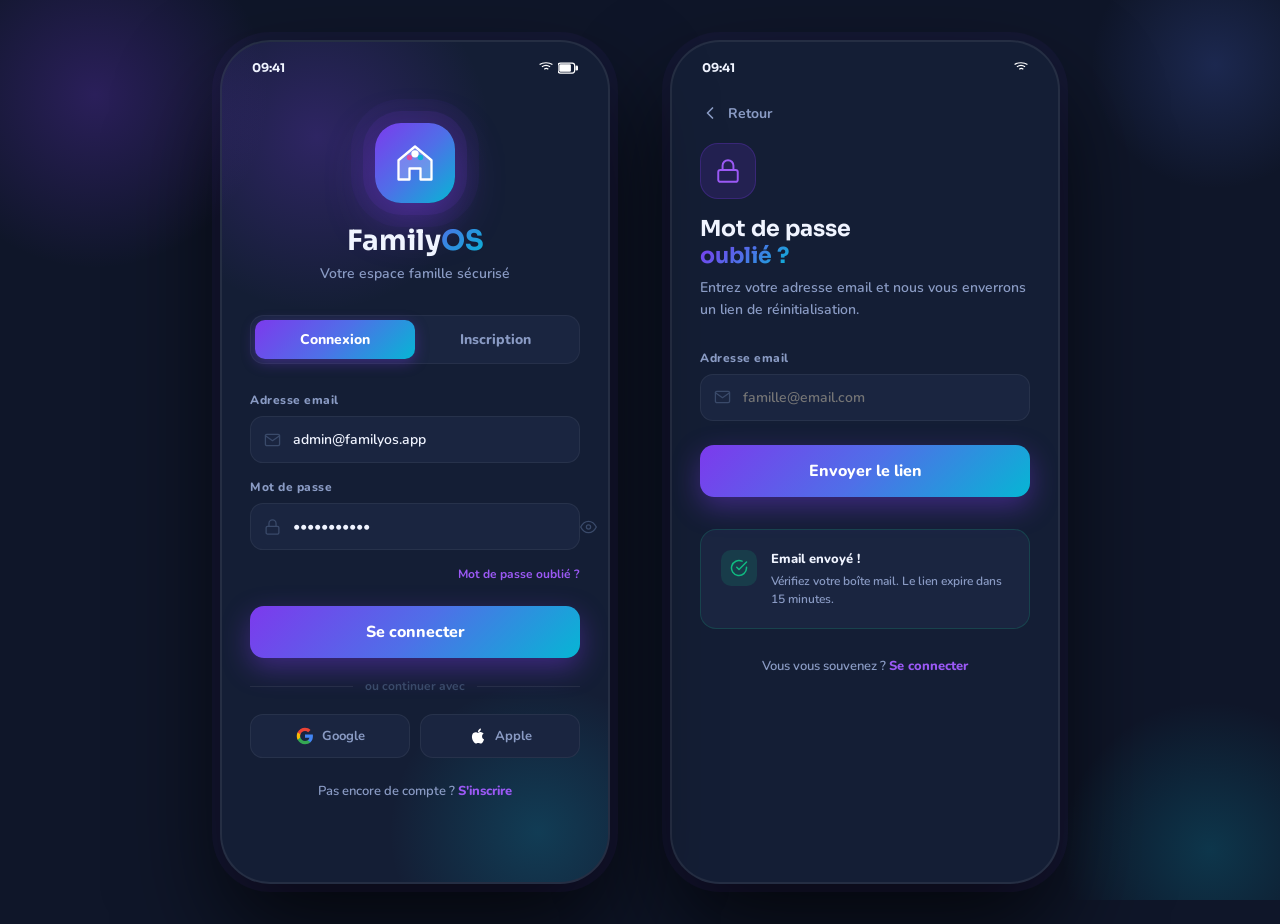
<file: design/familyos-auth.html>
<!DOCTYPE html>
<html lang="fr">
<head>
<meta charset="UTF-8">
<meta name="viewport" content="width=device-width, initial-scale=1.0">
<title>FamilyOS – Connexion</title>
<link href="https://fonts.googleapis.com/css2?family=Nunito:wght@400;600;700;800;900&family=Sora:wght@400;500;600;700&display=swap" rel="stylesheet">
<style>
:root {
  --purple:#7C3AED; --purple-light:#9B59F5; --blue:#4F6FE8; --cyan:#06B6D4;
  --pink:#EC4899; --bg:#0F1629; --bg2:#141E35; --surface:#1A2540; --surface2:#202D4A;
  --text:#F0F4FF; --text-muted:#8A9BC4; --text-dim:#3A4A6A;
  --grad-main:linear-gradient(135deg,#7C3AED 0%,#4F6FE8 50%,#06B6D4 100%);
  --grad-cyan:linear-gradient(135deg,#4F6FE8 0%,#06B6D4 100%);
}
*{margin:0;padding:0;box-sizing:border-box;}
body{font-family:'Nunito',sans-serif;background:var(--bg);color:var(--text);min-height:100vh;display:flex;align-items:center;justify-content:center;padding:40px 20px;gap:60px;flex-wrap:wrap;}

.phone{width:390px;min-height:844px;background:var(--bg2);border-radius:50px;border:2px solid rgba(255,255,255,0.07);box-shadow:0 0 0 8px rgba(124,58,237,0.05),0 50px 100px rgba(0,0,0,0.7);overflow:hidden;display:flex;flex-direction:column;position:relative;}

/* Mesh background */
.auth-bg{position:absolute;inset:0;overflow:hidden;pointer-events:none;}
.auth-bg::before{content:'';position:absolute;top:-80px;left:-80px;width:350px;height:350px;border-radius:50%;background:radial-gradient(circle,rgba(124,58,237,0.25) 0%,transparent 70%);}
.auth-bg::after{content:'';position:absolute;bottom:-100px;right:-80px;width:300px;height:300px;border-radius:50%;background:radial-gradient(circle,rgba(6,182,212,0.2) 0%,transparent 70%);}

.status-bar{display:flex;align-items:center;justify-content:space-between;padding:18px 30px 8px;font-size:12px;font-weight:700;font-family:'Sora',sans-serif;position:relative;z-index:1;}
.status-icons{display:flex;gap:5px;align-items:center;}

.auth-content{flex:1;display:flex;flex-direction:column;padding:20px 28px 40px;position:relative;z-index:1;}

/* Hero logo area */
.auth-hero{display:flex;flex-direction:column;align-items:center;padding:20px 0 32px;}
.hero-icon{width:80px;height:80px;border-radius:26px;background:var(--grad-main);display:flex;align-items:center;justify-content:center;box-shadow:0 16px 48px rgba(124,58,237,0.45),0 0 0 12px rgba(124,58,237,0.1),0 0 0 24px rgba(124,58,237,0.05);margin-bottom:20px;animation:float 3s ease-in-out infinite;}
@keyframes float{0%,100%{transform:translateY(0);}50%{transform:translateY(-6px);}}
.hero-icon svg{width:44px;height:44px;}
.hero-title{font-family:'Sora',sans-serif;font-size:28px;font-weight:700;text-align:center;margin-bottom:6px;}
.hero-title span{background:var(--grad-cyan);-webkit-background-clip:text;-webkit-text-fill-color:transparent;background-clip:text;}
.hero-sub{font-size:14px;color:var(--text-muted);font-weight:600;text-align:center;}

/* Tabs */
.auth-tabs{display:flex;background:var(--surface);border-radius:14px;padding:4px;margin-bottom:28px;border:1px solid rgba(255,255,255,0.05);}
.auth-tab{flex:1;text-align:center;padding:10px;border-radius:10px;font-size:14px;font-weight:800;color:var(--text-muted);cursor:pointer;transition:all 0.2s;}
.auth-tab.active{background:var(--grad-main);color:white;box-shadow:0 4px 14px rgba(124,58,237,0.35);}

/* Form */
.form-group{margin-bottom:16px;}
.form-label{font-size:12px;font-weight:800;color:var(--text-muted);letter-spacing:0.5px;margin-bottom:8px;display:block;}
.form-input-wrap{position:relative;}
.form-input-wrap svg{position:absolute;left:14px;top:50%;transform:translateY(-50%);width:17px;height:17px;stroke:var(--text-dim);fill:none;stroke-width:1.8;stroke-linecap:round;stroke-linejoin:round;}
.form-input{width:100%;background:var(--surface);border:1.5px solid rgba(255,255,255,0.06);border-radius:13px;padding:13px 14px 13px 42px;color:var(--text);font-family:'Nunito',sans-serif;font-size:14px;font-weight:600;outline:none;transition:border-color 0.2s;}
.form-input:focus{border-color:var(--purple);}
.form-input::placeholder{color:var(--text-dim);}
.eye-btn{position:absolute;right:14px;top:50%;transform:translateY(-50%);cursor:pointer;}
.eye-btn svg{width:17px;height:17px;stroke:var(--text-dim);fill:none;stroke-width:1.8;stroke-linecap:round;stroke-linejoin:round;}

.forgot{text-align:right;margin-bottom:24px;font-size:12px;font-weight:700;color:var(--purple-light);cursor:pointer;}

.btn-main{width:100%;background:var(--grad-main);color:white;border:none;border-radius:14px;font-family:'Nunito',sans-serif;font-weight:800;font-size:16px;padding:15px;cursor:pointer;box-shadow:0 10px 28px rgba(124,58,237,0.4);transition:transform 0.2s;margin-bottom:20px;}
.btn-main:hover{transform:translateY(-2px);}

.divider{display:flex;align-items:center;gap:12px;margin-bottom:20px;}
.divider-line{flex:1;height:1px;background:rgba(255,255,255,0.07);}
.divider span{font-size:12px;color:var(--text-dim);font-weight:700;}

.social-row{display:grid;grid-template-columns:1fr 1fr;gap:10px;margin-bottom:24px;}
.social-btn{display:flex;align-items:center;justify-content:center;gap:8px;background:var(--surface);border:1px solid rgba(255,255,255,0.06);border-radius:13px;padding:12px;cursor:pointer;font-size:13px;font-weight:700;color:var(--text-muted);transition:all 0.2s;}
.social-btn:hover{background:var(--surface2);color:var(--text);}
.social-btn svg{width:18px;height:18px;}

.auth-footer{text-align:center;font-size:13px;color:var(--text-muted);font-weight:600;}
.auth-footer a{color:var(--purple-light);font-weight:800;text-decoration:none;}

/* Forgot password screen */
.phone2{width:390px;min-height:844px;background:var(--bg2);border-radius:50px;border:2px solid rgba(255,255,255,0.07);box-shadow:0 0 0 8px rgba(124,58,237,0.05),0 50px 100px rgba(0,0,0,0.7);overflow:hidden;display:flex;flex-direction:column;}
.back-btn{display:flex;align-items:center;gap:8px;color:var(--text-muted);font-size:14px;font-weight:700;cursor:pointer;padding:20px 28px 0;}
.back-btn svg{width:20px;height:20px;stroke:var(--text-muted);fill:none;stroke-width:2;stroke-linecap:round;stroke-linejoin:round;}
.page-header{padding:20px 28px 28px;}
.page-header-icon{width:56px;height:56px;border-radius:18px;background:rgba(124,58,237,0.15);border:1px solid rgba(124,58,237,0.25);display:flex;align-items:center;justify-content:center;margin-bottom:16px;}
.page-header-icon svg{width:26px;height:26px;stroke:var(--purple-light);fill:none;stroke-width:1.8;stroke-linecap:round;stroke-linejoin:round;}
.page-h1{font-family:'Sora',sans-serif;font-size:22px;font-weight:700;margin-bottom:8px;}
.page-h1 span{background:var(--grad-main);-webkit-background-clip:text;-webkit-text-fill-color:transparent;background-clip:text;}
.page-desc{font-size:14px;color:var(--text-muted);font-weight:600;line-height:1.6;}
.reset-content{flex:1;padding:0 28px 40px;}

/* Success state */
.success-state{display:flex;flex-direction:column;align-items:center;text-align:center;padding:40px 0;}
.success-icon{width:72px;height:72px;border-radius:24px;background:rgba(16,185,129,0.15);border:1px solid rgba(16,185,129,0.3);display:flex;align-items:center;justify-content:center;margin-bottom:20px;animation:pulse-green 2s ease-in-out infinite;}
@keyframes pulse-green{0%,100%{box-shadow:0 0 0 0 rgba(16,185,129,0.3);}50%{box-shadow:0 0 0 12px rgba(16,185,129,0);}}
.success-icon svg{width:34px;height:34px;stroke:#10B981;fill:none;stroke-width:2;stroke-linecap:round;stroke-linejoin:round;}
.success-title{font-family:'Sora',sans-serif;font-size:20px;font-weight:700;margin-bottom:10px;}
.success-desc{font-size:13px;color:var(--text-muted);font-weight:600;line-height:1.6;margin-bottom:32px;}
</style>
</head>
<body>

<!-- ─── CONNEXION ─── -->
<div class="phone">
  <div class="auth-bg"></div>
  <div class="status-bar">
    <span>09:41</span>
    <div class="status-icons">
      <svg width="14" height="14" viewBox="0 0 24 24" fill="none" stroke="white" stroke-width="2"><path d="M1 6c5.5-4 16.5-4 22 0M5 10c3.9-2.67 10.1-2.67 14 0M9 14c1.9-1.33 5.1-1.33 7 0"/></svg>
      <svg width="20" height="12" viewBox="0 0 24 14" fill="none"><rect x="0" y="1" width="20" height="12" rx="3" stroke="white" stroke-width="1.5"/><rect x="21" y="4" width="3" height="6" rx="1.5" fill="white"/><rect x="1.5" y="2.5" width="14" height="9" rx="1.5" fill="white"/></svg>
    </div>
  </div>

  <div class="auth-content">
    <div class="auth-hero">
      <div class="hero-icon">
        <svg viewBox="0 0 48 48" fill="none" xmlns="http://www.w3.org/2000/svg">
          <path d="M6 21L24 6L42 21V42H30V30H18V42H6V21Z" fill="rgba(255,255,255,0.2)" stroke="white" stroke-width="2.5" stroke-linejoin="round"/>
          <circle cx="18" cy="18" r="3" fill="rgba(236,72,153,0.9)"/>
          <circle cx="24" cy="14" r="4" fill="white"/>
          <circle cx="30" cy="18" r="3" fill="rgba(6,182,212,0.9)"/>
        </svg>
      </div>
      <div class="hero-title">Family<span>OS</span></div>
      <div class="hero-sub">Votre espace famille sécurisé</div>
    </div>

    <div class="auth-tabs">
      <div class="auth-tab active">Connexion</div>
      <div class="auth-tab">Inscription</div>
    </div>

    <div class="form-group">
      <label class="form-label">Adresse email</label>
      <div class="form-input-wrap">
        <svg viewBox="0 0 24 24"><path d="M4 4h16c1.1 0 2 .9 2 2v12c0 1.1-.9 2-2 2H4c-1.1 0-2-.9-2-2V6c0-1.1.9-2 2-2z"/><polyline points="22,6 12,13 2,6"/></svg>
        <input class="form-input" type="email" placeholder="famille@email.com" value="admin@familyos.app">
      </div>
    </div>

    <div class="form-group">
      <label class="form-label">Mot de passe</label>
      <div class="form-input-wrap">
        <svg viewBox="0 0 24 24"><rect x="3" y="11" width="18" height="11" rx="2"/><path d="M7 11V7a5 5 0 0 1 10 0v4"/></svg>
        <input class="form-input" type="password" placeholder="••••••••" value="password123">
        <div class="eye-btn">
          <svg viewBox="0 0 24 24"><path d="M1 12s4-8 11-8 11 8 11 8-4 8-11 8-11-8-11-8z"/><circle cx="12" cy="12" r="3"/></svg>
        </div>
      </div>
    </div>

    <div class="forgot">Mot de passe oublié ?</div>

    <button class="btn-main">Se connecter</button>

    <div class="divider">
      <div class="divider-line"></div>
      <span>ou continuer avec</span>
      <div class="divider-line"></div>
    </div>

    <div class="social-row">
      <div class="social-btn">
        <svg viewBox="0 0 24 24" width="18" height="18"><path d="M22.56 12.25c0-.78-.07-1.53-.2-2.25H12v4.26h5.92c-.26 1.37-1.04 2.53-2.21 3.31v2.77h3.57c2.08-1.92 3.28-4.74 3.28-8.09z" fill="#4285F4"/><path d="M12 23c2.97 0 5.46-.98 7.28-2.66l-3.57-2.77c-.98.66-2.23 1.06-3.71 1.06-2.86 0-5.29-1.93-6.16-4.53H2.18v2.84C3.99 20.53 7.7 23 12 23z" fill="#34A853"/><path d="M5.84 14.09c-.22-.66-.35-1.36-.35-2.09s.13-1.43.35-2.09V7.07H2.18C1.43 8.55 1 10.22 1 12s.43 3.45 1.18 4.93l2.85-2.22.81-.62z" fill="#FBBC05"/><path d="M12 5.38c1.62 0 3.06.56 4.21 1.64l3.15-3.15C17.45 2.09 14.97 1 12 1 7.7 1 3.99 3.47 2.18 7.07l3.66 2.84c.87-2.6 3.3-4.53 6.16-4.53z" fill="#EA4335"/></svg>
        Google
      </div>
      <div class="social-btn">
        <svg viewBox="0 0 24 24" width="18" height="18" fill="white"><path d="M18.71 19.5c-.83 1.24-1.71 2.45-3.05 2.47-1.34.03-1.77-.79-3.29-.79-1.53 0-2 .77-3.27.82-1.31.05-2.3-1.32-3.14-2.53C4.25 17 2.94 12.45 4.7 9.39c.87-1.52 2.43-2.48 4.12-2.51 1.28-.02 2.5.87 3.29.87.78 0 2.26-1.07 3.8-.91.65.03 2.47.26 3.64 1.98-.09.06-2.17 1.28-2.15 3.81.03 3.02 2.65 4.03 2.68 4.04-.03.07-.42 1.44-1.38 2.83M13 3.5c.73-.83 1.94-1.46 2.94-1.5.13 1.17-.34 2.35-1.04 3.19-.69.85-1.83 1.51-2.95 1.42-.15-1.15.41-2.35 1.05-3.11z"/></svg>
        Apple
      </div>
    </div>

    <div class="auth-footer">Pas encore de compte ? <a href="#">S'inscrire</a></div>
  </div>
</div>

<!-- ─── RÉINITIALISATION MOT DE PASSE ─── -->
<div class="phone2">
  <div class="auth-bg" style="position:absolute;inset:0;overflow:hidden;pointer-events:none;">
    <div style="position:absolute;top:-60px;right:-60px;width:250px;height:250px;border-radius:50%;background:radial-gradient(circle,rgba(79,111,232,0.2) 0%,transparent 70%);"></div>
  </div>

  <div class="status-bar" style="position:relative;z-index:1;">
    <span>09:41</span>
    <div class="status-icons">
      <svg width="14" height="14" viewBox="0 0 24 24" fill="none" stroke="white" stroke-width="2"><path d="M1 6c5.5-4 16.5-4 22 0M5 10c3.9-2.67 10.1-2.67 14 0M9 14c1.9-1.33 5.1-1.33 7 0"/></svg>
    </div>
  </div>

  <div class="back-btn" style="position:relative;z-index:1;">
    <svg viewBox="0 0 24 24"><polyline points="15 18 9 12 15 6"/></svg>
    Retour
  </div>

  <div class="page-header" style="position:relative;z-index:1;">
    <div class="page-header-icon">
      <svg viewBox="0 0 24 24"><rect x="3" y="11" width="18" height="11" rx="2"/><path d="M7 11V7a5 5 0 0 1 10 0v4"/></svg>
    </div>
    <div class="page-h1">Mot de passe<br><span>oublié ?</span></div>
    <div class="page-desc">Entrez votre adresse email et nous vous enverrons un lien de réinitialisation.</div>
  </div>

  <div class="reset-content" style="position:relative;z-index:1;">
    <div class="form-group" style="margin-bottom:24px;">
      <label class="form-label" style="font-size:12px;font-weight:800;color:#8A9BC4;letter-spacing:0.5px;margin-bottom:8px;display:block;">Adresse email</label>
      <div style="position:relative;">
        <svg style="position:absolute;left:14px;top:50%;transform:translateY(-50%);width:17px;height:17px;stroke:#3A4A6A;fill:none;stroke-width:1.8;stroke-linecap:round;stroke-linejoin:round;" viewBox="0 0 24 24"><path d="M4 4h16c1.1 0 2 .9 2 2v12c0 1.1-.9 2-2 2H4c-1.1 0-2-.9-2-2V6c0-1.1.9-2 2-2z"/><polyline points="22,6 12,13 2,6"/></svg>
        <input style="width:100%;background:#1A2540;border:1.5px solid rgba(255,255,255,0.06);border-radius:13px;padding:13px 14px 13px 42px;color:#F0F4FF;font-family:'Nunito',sans-serif;font-size:14px;font-weight:600;outline:none;" type="email" placeholder="famille@email.com">
      </div>
    </div>

    <button class="btn-main" style="margin-bottom:32px;">Envoyer le lien</button>

    <!-- Success message (shown after sending) -->
    <div style="background:#1A2540;border:1px solid rgba(16,185,129,0.2);border-radius:16px;padding:20px;display:flex;gap:14px;align-items:flex-start;">
      <div style="width:36px;height:36px;border-radius:10px;background:rgba(16,185,129,0.15);display:flex;align-items:center;justify-content:center;flex-shrink:0;">
        <svg width="18" height="18" viewBox="0 0 24 24" fill="none" stroke="#10B981" stroke-width="2" stroke-linecap="round" stroke-linejoin="round"><path d="M22 11.08V12a10 10 0 1 1-5.93-9.14"/><polyline points="22 4 12 14.01 9 11.01"/></svg>
      </div>
      <div>
        <div style="font-size:13px;font-weight:800;color:#F0F4FF;margin-bottom:4px;">Email envoyé !</div>
        <div style="font-size:12px;color:#8A9BC4;font-weight:600;line-height:1.5;">Vérifiez votre boîte mail. Le lien expire dans 15 minutes.</div>
      </div>
    </div>

    <div style="text-align:center;margin-top:28px;font-size:13px;color:#8A9BC4;font-weight:600;">
      Vous vous souvenez ? <a href="#" style="color:#9B59F5;font-weight:800;text-decoration:none;">Se connecter</a>
    </div>
  </div>
</div>

</body>
</html>
</file>
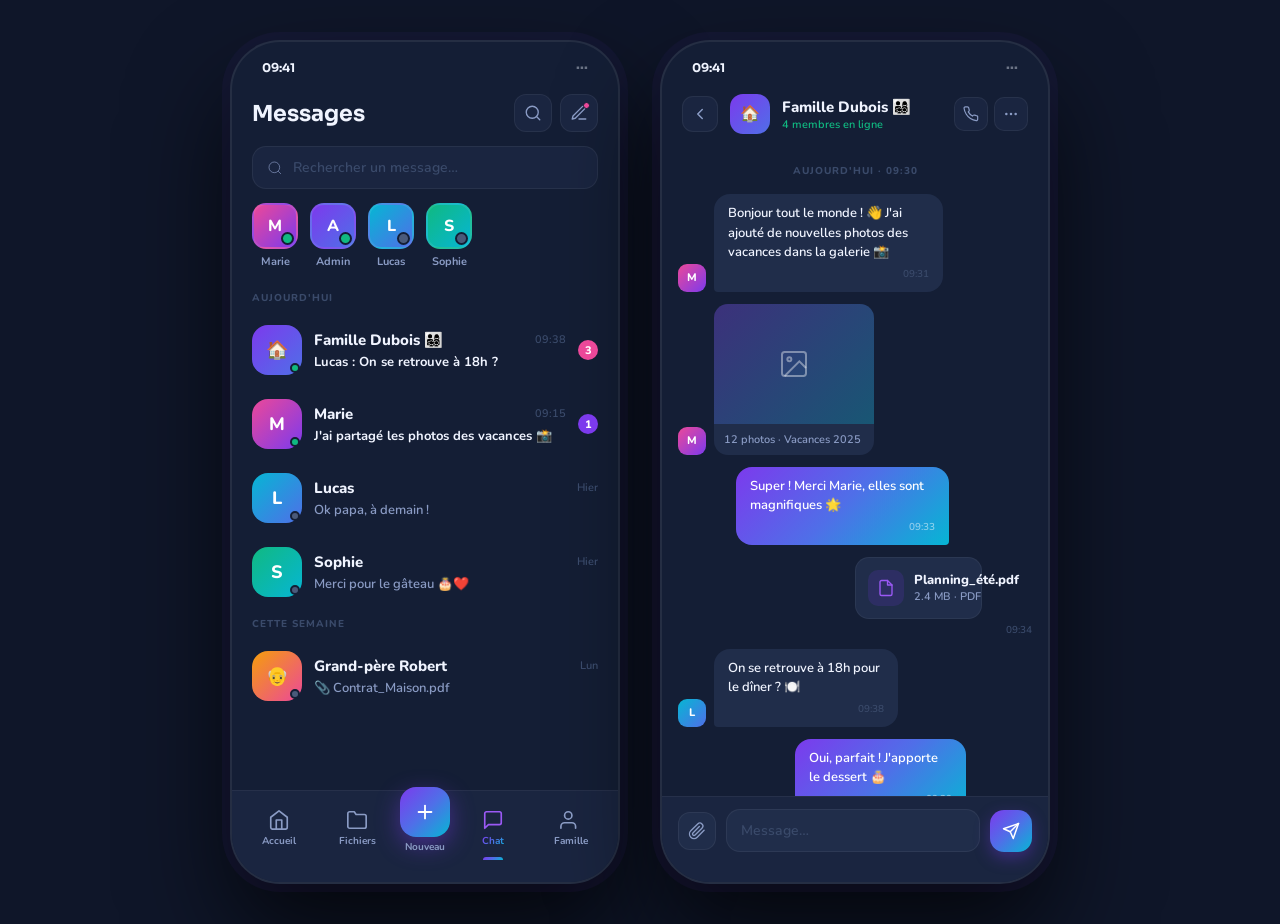
<file: design/familyos-chat.html>
<!DOCTYPE html>
<html lang="fr">
<head>
<meta charset="UTF-8">
<meta name="viewport" content="width=device-width, initial-scale=1.0">
<title>FamilyOS – Chat</title>
<link href="https://fonts.googleapis.com/css2?family=Nunito:wght@400;600;700;800;900&family=Sora:wght@400;500;600;700&display=swap" rel="stylesheet">
<style>
:root{--purple:#7C3AED;--purple-light:#9B59F5;--blue:#4F6FE8;--cyan:#06B6D4;--pink:#EC4899;--green:#10B981;--bg:#0F1629;--bg2:#141E35;--surface:#1A2540;--surface2:#202D4A;--text:#F0F4FF;--text-muted:#8A9BC4;--text-dim:#3A4A6A;--grad-main:linear-gradient(135deg,#7C3AED 0%,#4F6FE8 50%,#06B6D4 100%);--grad-cyan:linear-gradient(135deg,#4F6FE8 0%,#06B6D4 100%);}
*{margin:0;padding:0;box-sizing:border-box;}
body{font-family:'Nunito',sans-serif;background:var(--bg);color:var(--text);min-height:100vh;display:flex;align-items:center;justify-content:center;padding:40px 20px;gap:40px;flex-wrap:wrap;}

.phone{width:390px;height:844px;background:var(--bg2);border-radius:50px;border:2px solid rgba(255,255,255,0.07);box-shadow:0 0 0 8px rgba(124,58,237,0.05),0 50px 100px rgba(0,0,0,0.7);overflow:hidden;display:flex;flex-direction:column;}

.status-bar{display:flex;align-items:center;justify-content:space-between;padding:16px 30px 8px;font-size:12px;font-weight:700;font-family:'Sora',sans-serif;}

/* Chat list view */
.chat-topbar{padding:10px 20px 14px;display:flex;align-items:center;justify-content:space-between;}
.chat-topbar-title{font-family:'Sora',sans-serif;font-size:22px;font-weight:700;}
.topbar-actions{display:flex;gap:8px;}
.icon-btn{width:38px;height:38px;border-radius:12px;background:var(--surface);border:1px solid rgba(255,255,255,0.06);display:flex;align-items:center;justify-content:center;cursor:pointer;position:relative;}
.icon-btn svg{width:18px;height:18px;stroke:var(--text-muted);fill:none;stroke-width:1.8;stroke-linecap:round;stroke-linejoin:round;}
.notif-dot{position:absolute;top:7px;right:7px;width:7px;height:7px;background:var(--pink);border-radius:50%;border:1.5px solid var(--bg2);}

/* Search */
.search-wrap{padding:0 20px 14px;}
.search-input{display:flex;align-items:center;gap:10px;background:var(--surface);border:1px solid rgba(255,255,255,0.06);border-radius:14px;padding:11px 14px;}
.search-input svg{width:16px;height:16px;stroke:var(--text-muted);fill:none;flex-shrink:0;}
.search-input input{background:none;border:none;outline:none;color:var(--text);font-family:'Nunito',sans-serif;font-size:14px;font-weight:600;flex:1;}
.search-input input::placeholder{color:var(--text-dim);}

/* Online members strip */
.online-strip{display:flex;gap:12px;padding:0 20px 14px;overflow-x:auto;scrollbar-width:none;}
.online-strip::-webkit-scrollbar{display:none;}
.online-person{display:flex;flex-direction:column;align-items:center;gap:5px;flex-shrink:0;cursor:pointer;}
.online-av{width:46px;height:46px;border-radius:14px;display:flex;align-items:center;justify-content:center;font-weight:800;font-size:16px;color:white;position:relative;border:2px solid rgba(255,255,255,0.08);}
.online-av::after{content:'';position:absolute;bottom:2px;right:2px;width:9px;height:9px;border-radius:50%;background:#10B981;border:2px solid var(--bg2);}
.online-av.offline::after{background:#4A5A7A;}
.online-name{font-size:11px;font-weight:700;color:var(--text-muted);}

/* Conversation list */
.conv-list{flex:1;overflow-y:auto;scrollbar-width:none;}
.conv-list::-webkit-scrollbar{display:none;}

.conv-date-sep{padding:8px 20px;font-size:10px;font-weight:800;color:var(--text-dim);letter-spacing:1px;text-transform:uppercase;}

.conv-item{display:flex;align-items:center;gap:12px;padding:12px 20px;cursor:pointer;transition:background 0.15s;position:relative;}
.conv-item:hover{background:rgba(255,255,255,0.02);}
.conv-av{width:50px;height:50px;border-radius:16px;display:flex;align-items:center;justify-content:center;font-weight:800;font-size:18px;color:white;flex-shrink:0;position:relative;}
.conv-av .status-ring{position:absolute;bottom:2px;right:2px;width:10px;height:10px;border-radius:50%;border:2px solid var(--bg2);}
.conv-body{flex:1;min-width:0;}
.conv-header{display:flex;justify-content:space-between;align-items:center;margin-bottom:3px;}
.conv-name{font-size:15px;font-weight:800;color:var(--text);}
.conv-time{font-size:11px;color:var(--text-dim);font-weight:600;}
.conv-preview{font-size:13px;color:var(--text-muted);font-weight:600;white-space:nowrap;overflow:hidden;text-overflow:ellipsis;}
.conv-preview.unread{color:var(--text);font-weight:700;}
.conv-badge{min-width:20px;height:20px;background:var(--purple);border-radius:10px;display:flex;align-items:center;justify-content:center;font-size:11px;font-weight:800;color:white;padding:0 5px;flex-shrink:0;}
.conv-badge.pink{background:var(--pink);}

/* Bottom nav */
.bottom-nav{background:var(--surface);border-top:1px solid rgba(255,255,255,0.05);padding:10px 8px 28px;display:flex;align-items:flex-end;justify-content:space-around;}
.nav-item{display:flex;flex-direction:column;align-items:center;gap:3px;cursor:pointer;padding:6px 10px;border-radius:12px;flex:1;position:relative;}
.nav-item svg{width:22px;height:22px;fill:none;stroke:var(--text-muted);stroke-width:1.8;stroke-linecap:round;stroke-linejoin:round;}
.nav-item span{font-size:10px;font-weight:700;color:var(--text-muted);}
.nav-item.active span{background:var(--grad-main);-webkit-background-clip:text;-webkit-text-fill-color:transparent;background-clip:text;}
.nav-item.active svg{stroke:var(--purple-light);}
.nav-item.active::after{content:'';position:absolute;bottom:-6px;left:50%;transform:translateX(-50%);width:20px;height:3px;background:var(--grad-main);border-radius:3px 3px 0 0;}
.nav-center{display:flex;flex-direction:column;align-items:center;gap:3px;flex:1;}
.nav-center-btn{width:50px;height:50px;border-radius:16px;background:var(--grad-main);display:flex;align-items:center;justify-content:center;box-shadow:0 8px 24px rgba(124,58,237,0.45);cursor:pointer;margin-top:-14px;}
.nav-center-btn svg{width:22px;height:22px;fill:none;stroke:white;stroke-width:2;stroke-linecap:round;}
.nav-center span{font-size:10px;font-weight:700;color:var(--text-muted);}

/* ─── CHAT CONVERSATION VIEW ─── */
.phone2{width:390px;height:844px;background:var(--bg2);border-radius:50px;border:2px solid rgba(255,255,255,0.07);box-shadow:0 0 0 8px rgba(124,58,237,0.05),0 50px 100px rgba(0,0,0,0.7);overflow:hidden;display:flex;flex-direction:column;}

.chat-header{display:flex;align-items:center;gap:12px;padding:10px 20px 14px;}
.back-btn{width:36px;height:36px;border-radius:11px;background:var(--surface);border:1px solid rgba(255,255,255,0.06);display:flex;align-items:center;justify-content:center;cursor:pointer;flex-shrink:0;}
.back-btn svg{width:18px;height:18px;stroke:var(--text-muted);fill:none;stroke-width:2;stroke-linecap:round;stroke-linejoin:round;}
.chat-header-av{width:40px;height:40px;border-radius:13px;display:flex;align-items:center;justify-content:center;font-weight:800;font-size:16px;color:white;flex-shrink:0;background:linear-gradient(135deg,#7C3AED,#4F6FE8);}
.chat-header-info{flex:1;}
.chat-header-name{font-size:15px;font-weight:800;color:var(--text);}
.chat-header-sub{font-size:11px;color:var(--green);font-weight:600;}
.header-actions{display:flex;gap:6px;}
.h-btn{width:34px;height:34px;border-radius:10px;background:var(--surface);border:1px solid rgba(255,255,255,0.06);display:flex;align-items:center;justify-content:center;cursor:pointer;}
.h-btn svg{width:16px;height:16px;stroke:var(--text-muted);fill:none;stroke-width:1.8;stroke-linecap:round;stroke-linejoin:round;}

/* Messages */
.messages{flex:1;overflow-y:auto;padding:12px 16px;display:flex;flex-direction:column;gap:12px;scrollbar-width:none;}
.messages::-webkit-scrollbar{display:none;}

.msg-date{text-align:center;font-size:10px;font-weight:800;color:var(--text-dim);letter-spacing:1px;text-transform:uppercase;margin:4px 0;}

.msg-row{display:flex;gap:8px;align-items:flex-end;}
.msg-row.me{flex-direction:row-reverse;}
.msg-av{width:28px;height:28px;border-radius:9px;display:flex;align-items:center;justify-content:center;font-weight:800;font-size:11px;color:white;flex-shrink:0;}
.bubble{max-width:72%;padding:10px 14px;border-radius:16px;font-size:13px;font-weight:600;line-height:1.5;position:relative;}
.bubble.them{background:var(--surface2);color:var(--text);border-bottom-left-radius:4px;}
.bubble.me{background:var(--grad-main);color:white;border-bottom-right-radius:4px;}
.bubble-time{font-size:10px;color:rgba(255,255,255,0.5);font-weight:600;text-align:right;margin-top:4px;}
.bubble.them .bubble-time{color:var(--text-dim);}

/* File bubble */
.file-bubble{background:var(--surface2);border-radius:14px;padding:12px;display:flex;align-items:center;gap:10px;max-width:72%;border:1px solid rgba(255,255,255,0.05);}
.file-icon{width:36px;height:36px;border-radius:10px;background:rgba(124,58,237,0.15);display:flex;align-items:center;justify-content:center;flex-shrink:0;}
.file-icon svg{width:18px;height:18px;stroke:var(--purple-light);fill:none;stroke-width:1.8;stroke-linecap:round;stroke-linejoin:round;}
.file-info .fname{font-size:13px;font-weight:800;color:var(--text);}
.file-info .fsize{font-size:11px;color:var(--text-muted);font-weight:600;}

/* Photo bubble */
.photo-bubble{border-radius:14px;overflow:hidden;width:160px;background:var(--surface2);}
.photo-placeholder{height:120px;background:linear-gradient(135deg,rgba(124,58,237,0.3),rgba(6,182,212,0.3));display:flex;align-items:center;justify-content:center;}
.photo-placeholder svg{width:32px;height:32px;stroke:rgba(255,255,255,0.4);fill:none;stroke-width:1.5;}

/* Typing indicator */
.typing-indicator{display:flex;gap:5px;align-items:center;padding:10px 14px;}
.typing-dot{width:7px;height:7px;background:var(--text-muted);border-radius:50%;animation:bounce 1.2s ease-in-out infinite;}
.typing-dot:nth-child(2){animation-delay:0.2s;}
.typing-dot:nth-child(3){animation-delay:0.4s;}
@keyframes bounce{0%,100%{transform:translateY(0);}50%{transform:translateY(-4px);}}

/* Input bar */
.input-bar{background:var(--surface);border-top:1px solid rgba(255,255,255,0.05);padding:12px 16px 30px;display:flex;align-items:center;gap:10px;}
.attach-btn{width:38px;height:38px;border-radius:12px;background:var(--surface2);border:1px solid rgba(255,255,255,0.06);display:flex;align-items:center;justify-content:center;cursor:pointer;flex-shrink:0;}
.attach-btn svg{width:18px;height:18px;stroke:var(--text-muted);fill:none;stroke-width:1.8;stroke-linecap:round;stroke-linejoin:round;}
.msg-input{flex:1;background:var(--surface2);border:1px solid rgba(255,255,255,0.06);border-radius:14px;padding:11px 14px;color:var(--text);font-family:'Nunito',sans-serif;font-size:14px;font-weight:600;outline:none;}
.msg-input::placeholder{color:var(--text-dim);}
.send-btn{width:42px;height:42px;border-radius:14px;background:var(--grad-main);display:flex;align-items:center;justify-content:center;cursor:pointer;flex-shrink:0;box-shadow:0 6px 16px rgba(124,58,237,0.35);}
.send-btn svg{width:18px;height:18px;stroke:white;fill:none;stroke-width:2;stroke-linecap:round;stroke-linejoin:round;}
</style>
</head>
<body>

<!-- ─── LISTE DES CONVERSATIONS ─── -->
<div class="phone">
  <div class="status-bar">
    <span>09:41</span>
    <span style="font-size:14px;opacity:0.4;">···</span>
  </div>

  <div class="chat-topbar">
    <div class="chat-topbar-title">Messages</div>
    <div class="topbar-actions">
      <div class="icon-btn"><svg viewBox="0 0 24 24"><circle cx="11" cy="11" r="8"/><line x1="21" y1="21" x2="16.65" y2="16.65"/></svg></div>
      <div class="icon-btn"><svg viewBox="0 0 24 24"><path d="M12 20h9"/><path d="M16.5 3.5a2.121 2.121 0 0 1 3 3L7 19l-4 1 1-4L16.5 3.5z"/></svg><div class="notif-dot"></div></div>
    </div>
  </div>

  <div class="search-wrap">
    <div class="search-input">
      <svg viewBox="0 0 24 24"><circle cx="11" cy="11" r="8"/><line x1="21" y1="21" x2="16.65" y2="16.65"/></svg>
      <input placeholder="Rechercher un message…">
    </div>
  </div>

  <!-- Online -->
  <div class="online-strip">
    <div class="online-person">
      <div class="online-av" style="background:linear-gradient(135deg,#EC4899,#7C3AED);">M</div>
      <div class="online-name">Marie</div>
    </div>
    <div class="online-person">
      <div class="online-av" style="background:linear-gradient(135deg,#7C3AED,#4F6FE8);">A</div>
      <div class="online-name">Admin</div>
    </div>
    <div class="online-person">
      <div class="online-av offline" style="background:linear-gradient(135deg,#06B6D4,#4F6FE8);">L</div>
      <div class="online-name">Lucas</div>
    </div>
    <div class="online-person">
      <div class="online-av offline" style="background:linear-gradient(135deg,#10B981,#06B6D4);">S</div>
      <div class="online-name">Sophie</div>
    </div>
  </div>

  <!-- Conversations -->
  <div class="conv-list">
    <div class="conv-date-sep">Aujourd'hui</div>

    <div class="conv-item">
      <div class="conv-av" style="background:linear-gradient(135deg,#7C3AED,#4F6FE8);">
        🏠
        <div class="status-ring" style="background:#10B981;"></div>
      </div>
      <div class="conv-body">
        <div class="conv-header">
          <div class="conv-name">Famille Dubois 👨‍👩‍👧‍👦</div>
          <div class="conv-time">09:38</div>
        </div>
        <div class="conv-preview unread">Lucas : On se retrouve à 18h ?</div>
      </div>
      <div class="conv-badge pink">3</div>
    </div>

    <div class="conv-item">
      <div class="conv-av" style="background:linear-gradient(135deg,#EC4899,#7C3AED);">M
        <div class="status-ring" style="background:#10B981;"></div>
      </div>
      <div class="conv-body">
        <div class="conv-header">
          <div class="conv-name">Marie</div>
          <div class="conv-time">09:15</div>
        </div>
        <div class="conv-preview unread">J'ai partagé les photos des vacances 📸</div>
      </div>
      <div class="conv-badge">1</div>
    </div>

    <div class="conv-item">
      <div class="conv-av" style="background:linear-gradient(135deg,#06B6D4,#4F6FE8);">L
        <div class="status-ring" style="background:#4A5A7A;"></div>
      </div>
      <div class="conv-body">
        <div class="conv-header">
          <div class="conv-name">Lucas</div>
          <div class="conv-time">Hier</div>
        </div>
        <div class="conv-preview">Ok papa, à demain !</div>
      </div>
    </div>

    <div class="conv-item">
      <div class="conv-av" style="background:linear-gradient(135deg,#10B981,#06B6D4);">S
        <div class="status-ring" style="background:#4A5A7A;"></div>
      </div>
      <div class="conv-body">
        <div class="conv-header">
          <div class="conv-name">Sophie</div>
          <div class="conv-time">Hier</div>
        </div>
        <div class="conv-preview">Merci pour le gâteau 🎂❤️</div>
      </div>
    </div>

    <div class="conv-date-sep">Cette semaine</div>

    <div class="conv-item">
      <div class="conv-av" style="background:linear-gradient(135deg,#F59E0B,#EC4899);">👴
        <div class="status-ring" style="background:#4A5A7A;"></div>
      </div>
      <div class="conv-body">
        <div class="conv-header">
          <div class="conv-name">Grand-père Robert</div>
          <div class="conv-time">Lun</div>
        </div>
        <div class="conv-preview">📎 Contrat_Maison.pdf</div>
      </div>
    </div>
  </div>

  <!-- Bottom Nav -->
  <div class="bottom-nav">
    <div class="nav-item"><svg viewBox="0 0 24 24"><path d="M3 9l9-7 9 7v11a2 2 0 0 1-2 2H5a2 2 0 0 1-2-2z"/><polyline points="9 22 9 12 15 12 15 22"/></svg><span>Accueil</span></div>
    <div class="nav-item"><svg viewBox="0 0 24 24"><path d="M22 19a2 2 0 0 1-2 2H4a2 2 0 0 1-2-2V5a2 2 0 0 1 2-2h5l2 3h9a2 2 0 0 1 2 2z"/></svg><span>Fichiers</span></div>
    <div class="nav-center"><div class="nav-center-btn"><svg viewBox="0 0 24 24"><line x1="12" y1="5" x2="12" y2="19"/><line x1="5" y1="12" x2="19" y2="12"/></svg></div><span>Nouveau</span></div>
    <div class="nav-item active"><svg viewBox="0 0 24 24"><path d="M21 15a2 2 0 0 1-2 2H7l-4 4V5a2 2 0 0 1 2-2h14a2 2 0 0 1 2 2z"/></svg><span>Chat</span></div>
    <div class="nav-item"><svg viewBox="0 0 24 24"><path d="M17 21v-2a4 4 0 0 0-4-4H5a4 4 0 0 0-4 4v2"/><circle cx="9" cy="7" r="4"/></svg><span>Famille</span></div>
  </div>
</div>

<!-- ─── CONVERSATION OUVERTE ─── -->
<div class="phone2">
  <div class="status-bar">
    <span>09:41</span>
    <span style="font-size:14px;opacity:0.4;">···</span>
  </div>

  <div class="chat-header">
    <div class="back-btn"><svg viewBox="0 0 24 24"><polyline points="15 18 9 12 15 6"/></svg></div>
    <div class="chat-header-av">🏠</div>
    <div class="chat-header-info">
      <div class="chat-header-name">Famille Dubois 👨‍👩‍👧‍👦</div>
      <div class="chat-header-sub">4 membres en ligne</div>
    </div>
    <div class="header-actions">
      <div class="h-btn"><svg viewBox="0 0 24 24"><path d="M22 16.92v3a2 2 0 0 1-2.18 2 19.79 19.79 0 0 1-8.63-3.07A19.5 19.5 0 0 1 4.69 12 19.79 19.79 0 0 1 1.61 3.4 2 2 0 0 1 3.6 1.2h3a2 2 0 0 1 2 1.72c.127.96.361 1.903.7 2.81a2 2 0 0 1-.45 2.11L7.91 8.77a16 16 0 0 0 6.29 6.29l.96-.96a2 2 0 0 1 2.11-.45c.907.339 1.85.573 2.81.7A2 2 0 0 1 22 16.92z"/></svg></div>
      <div class="h-btn"><svg viewBox="0 0 24 24"><circle cx="12" cy="12" r="1"/><circle cx="19" cy="12" r="1"/><circle cx="5" cy="12" r="1"/></svg></div>
    </div>
  </div>

  <div class="messages">
    <div class="msg-date">Aujourd'hui · 09:30</div>

    <!-- Them -->
    <div class="msg-row">
      <div class="msg-av" style="background:linear-gradient(135deg,#EC4899,#7C3AED);">M</div>
      <div>
        <div class="bubble them">Bonjour tout le monde ! 👋 J'ai ajouté de nouvelles photos des vacances dans la galerie 📸<div class="bubble-time">09:31</div></div>
      </div>
    </div>

    <!-- Photo bubble -->
    <div class="msg-row">
      <div class="msg-av" style="background:linear-gradient(135deg,#EC4899,#7C3AED);">M</div>
      <div class="photo-bubble">
        <div class="photo-placeholder"><svg viewBox="0 0 24 24"><rect x="3" y="3" width="18" height="18" rx="2"/><circle cx="8.5" cy="8.5" r="1.5"/><polyline points="21 15 16 10 5 21"/></svg></div>
        <div style="padding:8px 10px;font-size:11px;color:var(--text-muted);font-weight:600;">12 photos · Vacances 2025</div>
      </div>
    </div>

    <!-- Me -->
    <div class="msg-row me">
      <div>
        <div class="bubble me">Super ! Merci Marie, elles sont magnifiques 🌟<div class="bubble-time">09:33</div></div>
      </div>
    </div>

    <!-- File -->
    <div class="msg-row me">
      <div>
        <div class="file-bubble" style="background:var(--surface2);">
          <div class="file-icon"><svg viewBox="0 0 24 24"><path d="M14 2H6a2 2 0 0 0-2 2v16a2 2 0 0 0 2 2h12a2 2 0 0 0 2-2V8z"/><polyline points="14 2 14 8 20 8"/></svg></div>
          <div class="file-info"><div class="fname">Planning_été.pdf</div><div class="fsize">2.4 MB · PDF</div></div>
        </div>
        <div style="font-size:10px;color:var(--text-dim);text-align:right;margin-top:4px;font-weight:600;">09:34</div>
      </div>
    </div>

    <!-- Them -->
    <div class="msg-row">
      <div class="msg-av" style="background:linear-gradient(135deg,#06B6D4,#4F6FE8);">L</div>
      <div>
        <div class="bubble them">On se retrouve à 18h pour le dîner ? 🍽️<div class="bubble-time">09:38</div></div>
      </div>
    </div>

    <!-- Me -->
    <div class="msg-row me">
      <div>
        <div class="bubble me">Oui, parfait ! J'apporte le dessert 🎂<div class="bubble-time">09:39</div></div>
      </div>
    </div>

    <!-- Typing -->
    <div class="msg-row">
      <div class="msg-av" style="background:linear-gradient(135deg,#EC4899,#7C3AED);">M</div>
      <div class="bubble them" style="padding:10px 14px;">
        <div class="typing-indicator" style="padding:0;">
          <div class="typing-dot"></div>
          <div class="typing-dot"></div>
          <div class="typing-dot"></div>
        </div>
      </div>
    </div>
  </div>

  <div class="input-bar">
    <div class="attach-btn"><svg viewBox="0 0 24 24"><path d="m21.44 11.05-9.19 9.19a6 6 0 0 1-8.49-8.49l9.19-9.19a4 4 0 0 1 5.66 5.66l-9.2 9.19a2 2 0 0 1-2.83-2.83l8.49-8.48"/></svg></div>
    <input class="msg-input" placeholder="Message…">
    <div class="send-btn"><svg viewBox="0 0 24 24"><line x1="22" y1="2" x2="11" y2="13"/><polygon points="22 2 15 22 11 13 2 9 22 2"/></svg></div>
  </div>
</div>

</body>
</html>
</file>
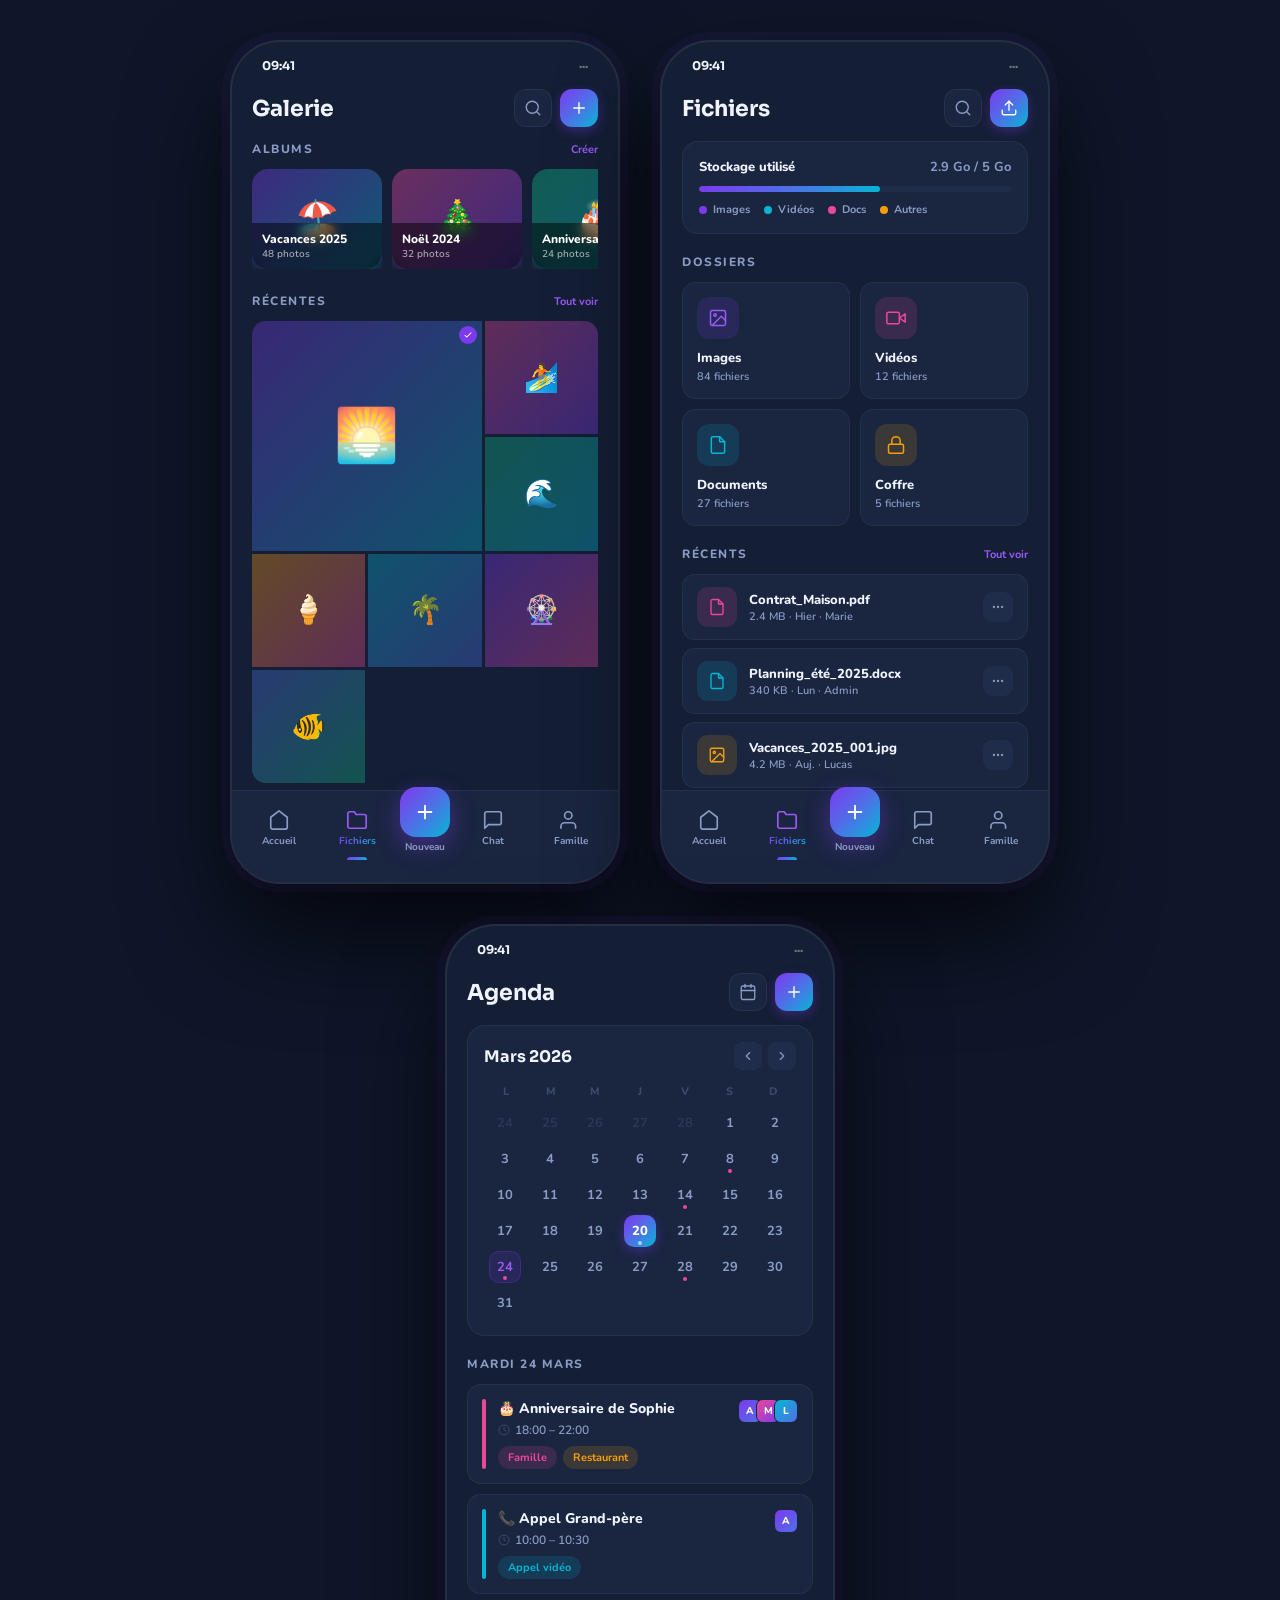
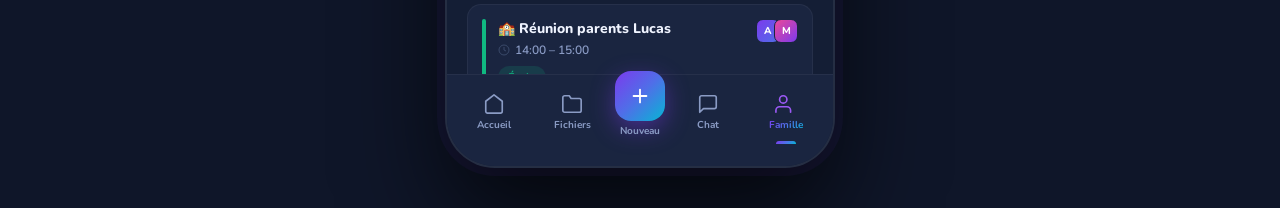
<file: design/familyos-galerie-fichiers-agenda.html>
<!DOCTYPE html>
<html lang="fr">
<head>
<meta charset="UTF-8">
<meta name="viewport" content="width=device-width, initial-scale=1.0">
<title>FamilyOS – Galerie & Fichiers & Agenda</title>
<link href="https://fonts.googleapis.com/css2?family=Nunito:wght@400;600;700;800;900&family=Sora:wght@400;500;600;700&display=swap" rel="stylesheet">
<style>
:root{--purple:#7C3AED;--purple-light:#9B59F5;--blue:#4F6FE8;--cyan:#06B6D4;--pink:#EC4899;--green:#10B981;--orange:#F59E0B;--bg:#0F1629;--bg2:#141E35;--surface:#1A2540;--surface2:#202D4A;--text:#F0F4FF;--text-muted:#8A9BC4;--text-dim:#3A4A6A;--grad-main:linear-gradient(135deg,#7C3AED 0%,#4F6FE8 50%,#06B6D4 100%);--grad-cyan:linear-gradient(135deg,#4F6FE8 0%,#06B6D4 100%);--grad-pink:linear-gradient(135deg,#EC4899 0%,#7C3AED 100%);}
*{margin:0;padding:0;box-sizing:border-box;}
body{font-family:'Nunito',sans-serif;background:var(--bg);color:var(--text);min-height:100vh;display:flex;align-items:flex-start;justify-content:center;padding:40px 20px;gap:40px;flex-wrap:wrap;}

.phone{width:390px;height:844px;background:var(--bg2);border-radius:50px;border:2px solid rgba(255,255,255,0.07);box-shadow:0 0 0 8px rgba(124,58,237,0.05),0 50px 100px rgba(0,0,0,0.7);overflow:hidden;display:flex;flex-direction:column;}
.status-bar{display:flex;align-items:center;justify-content:space-between;padding:16px 30px 8px;font-size:12px;font-weight:700;font-family:'Sora',sans-serif;}
.page-topbar{display:flex;align-items:center;justify-content:space-between;padding:8px 20px 14px;}
.page-title{font-family:'Sora',sans-serif;font-size:22px;font-weight:700;}
.topbar-actions{display:flex;gap:8px;}
.icon-btn{width:38px;height:38px;border-radius:12px;background:var(--surface);border:1px solid rgba(255,255,255,0.06);display:flex;align-items:center;justify-content:center;cursor:pointer;position:relative;}
.icon-btn svg{width:18px;height:18px;stroke:var(--text-muted);fill:none;stroke-width:1.8;stroke-linecap:round;stroke-linejoin:round;}
.icon-btn.accent{background:var(--grad-main);border:none;box-shadow:0 4px 12px rgba(124,58,237,0.35);}
.icon-btn.accent svg{stroke:white;}

.scroll{flex:1;overflow-y:auto;padding:0 20px 16px;scrollbar-width:none;}
.scroll::-webkit-scrollbar{display:none;}
.section-title{font-size:12px;font-weight:800;color:var(--text-muted);letter-spacing:1.5px;text-transform:uppercase;margin-bottom:12px;display:flex;justify-content:space-between;align-items:center;}
.section-title a{font-size:11px;font-weight:700;color:var(--purple-light);letter-spacing:0;text-transform:none;}

/* ─── GALERIE ─── */
.album-row{display:flex;gap:10px;margin-bottom:20px;overflow-x:auto;scrollbar-width:none;padding-bottom:4px;}
.album-row::-webkit-scrollbar{display:none;}
.album-card{width:130px;flex-shrink:0;border-radius:16px;overflow:hidden;cursor:pointer;position:relative;transition:transform 0.2s;}
.album-card:hover{transform:scale(1.03);}
.album-thumb{height:100px;display:flex;align-items:center;justify-content:center;font-size:36px;}
.album-info{background:rgba(0,0,0,0.5);backdrop-filter:blur(6px);padding:8px 10px;position:absolute;bottom:0;left:0;right:0;}
.album-name{font-size:12px;font-weight:800;color:white;}
.album-count{font-size:10px;color:rgba(255,255,255,0.6);font-weight:600;}

.photo-grid{display:grid;grid-template-columns:repeat(3,1fr);gap:3px;border-radius:14px;overflow:hidden;margin-bottom:20px;}
.photo-cell{aspect-ratio:1;display:flex;align-items:center;justify-content:center;font-size:28px;cursor:pointer;transition:opacity 0.2s;position:relative;}
.photo-cell:hover{opacity:0.85;}
.photo-cell.large{grid-column:span 2;grid-row:span 2;}
.photo-cell .sel{position:absolute;top:5px;right:5px;width:18px;height:18px;border-radius:50%;background:var(--purple);display:flex;align-items:center;justify-content:center;}
.photo-cell .sel svg{width:10px;height:10px;stroke:white;fill:none;stroke-width:2.5;}

/* ─── FICHIERS ─── */
.storage-bar-wrap{background:var(--surface);border:1px solid rgba(255,255,255,0.05);border-radius:16px;padding:16px;margin-bottom:20px;}
.storage-header{display:flex;justify-content:space-between;margin-bottom:10px;}
.storage-label{font-size:13px;font-weight:800;color:var(--text);}
.storage-val{font-size:13px;font-weight:700;color:var(--text-muted);}
.storage-bar{height:6px;background:var(--surface2);border-radius:10px;overflow:hidden;}
.storage-fill{height:100%;width:58%;background:var(--grad-main);border-radius:10px;}
.storage-types{display:flex;gap:14px;margin-top:10px;}
.stype{display:flex;align-items:center;gap:6px;font-size:11px;font-weight:700;color:var(--text-muted);}
.stype-dot{width:8px;height:8px;border-radius:50%;}

.folder-grid{display:grid;grid-template-columns:1fr 1fr;gap:10px;margin-bottom:20px;}
.folder-card{background:var(--surface);border:1px solid rgba(255,255,255,0.05);border-radius:14px;padding:14px;cursor:pointer;transition:all 0.2s;}
.folder-card:hover{background:var(--surface2);transform:translateY(-2px);}
.folder-icon{width:42px;height:42px;border-radius:12px;display:flex;align-items:center;justify-content:center;margin-bottom:10px;}
.folder-icon svg{width:20px;height:20px;fill:none;stroke-width:1.8;stroke-linecap:round;stroke-linejoin:round;}
.folder-name{font-size:13px;font-weight:800;color:var(--text);margin-bottom:2px;}
.folder-count{font-size:11px;color:var(--text-muted);font-weight:600;}

.fi-1{background:rgba(124,58,237,0.15);} .fi-1 svg{stroke:var(--purple-light);}
.fi-2{background:rgba(236,72,153,0.15);} .fi-2 svg{stroke:var(--pink);}
.fi-3{background:rgba(6,182,212,0.15);} .fi-3 svg{stroke:var(--cyan);}
.fi-4{background:rgba(245,158,11,0.15);} .fi-4 svg{stroke:var(--orange);}

.file-list{display:flex;flex-direction:column;gap:8px;}
.file-item{display:flex;align-items:center;gap:12px;background:var(--surface);border:1px solid rgba(255,255,255,0.05);border-radius:13px;padding:12px 14px;cursor:pointer;transition:all 0.2s;}
.file-item:hover{background:var(--surface2);}
.file-item-icon{width:40px;height:40px;border-radius:11px;display:flex;align-items:center;justify-content:center;flex-shrink:0;}
.file-item-icon svg{width:18px;height:18px;fill:none;stroke-width:1.8;stroke-linecap:round;stroke-linejoin:round;}
.file-body{flex:1;min-width:0;}
.file-name{font-size:13px;font-weight:800;color:var(--text);white-space:nowrap;overflow:hidden;text-overflow:ellipsis;}
.file-meta{font-size:11px;color:var(--text-muted);font-weight:600;}
.file-more{width:30px;height:30px;border-radius:9px;background:var(--surface2);display:flex;align-items:center;justify-content:center;flex-shrink:0;}
.file-more svg{width:14px;height:14px;stroke:var(--text-muted);fill:none;stroke-width:2;}

/* ─── AGENDA ─── */
.mini-cal{background:var(--surface);border:1px solid rgba(255,255,255,0.05);border-radius:18px;padding:16px;margin-bottom:20px;}
.cal-header{display:flex;align-items:center;justify-content:space-between;margin-bottom:14px;}
.cal-month{font-family:'Sora',sans-serif;font-size:16px;font-weight:700;color:var(--text);}
.cal-nav{display:flex;gap:6px;}
.cal-nav-btn{width:28px;height:28px;border-radius:8px;background:var(--surface2);display:flex;align-items:center;justify-content:center;cursor:pointer;}
.cal-nav-btn svg{width:14px;height:14px;stroke:var(--text-muted);fill:none;stroke-width:2;stroke-linecap:round;stroke-linejoin:round;}
.cal-days-header{display:grid;grid-template-columns:repeat(7,1fr);text-align:center;margin-bottom:8px;}
.cal-day-head{font-size:11px;font-weight:800;color:var(--text-dim);}
.cal-days{display:grid;grid-template-columns:repeat(7,1fr);gap:4px;text-align:center;}
.cal-day{width:32px;height:32px;border-radius:10px;display:flex;align-items:center;justify-content:center;font-size:13px;font-weight:700;color:var(--text-muted);cursor:pointer;margin:0 auto;transition:all 0.15s;position:relative;}
.cal-day:hover{background:var(--surface2);color:var(--text);}
.cal-day.today{background:var(--grad-main);color:white;font-weight:800;box-shadow:0 4px 12px rgba(124,58,237,0.35);}
.cal-day.has-event::after{content:'';position:absolute;bottom:2px;width:4px;height:4px;border-radius:50%;background:var(--pink);}
.cal-day.today.has-event::after{background:rgba(255,255,255,0.6);}
.cal-day.other-month{color:var(--text-dim);opacity:0.5;}
.cal-day.selected{background:rgba(124,58,237,0.15);color:var(--purple-light);border:1px solid rgba(124,58,237,0.25);}

.event-list{display:flex;flex-direction:column;gap:10px;}
.event-item{display:flex;gap:12px;background:var(--surface);border:1px solid rgba(255,255,255,0.05);border-radius:14px;padding:14px;cursor:pointer;transition:all 0.2s;align-items:flex-start;}
.event-item:hover{background:var(--surface2);}
.event-color{width:4px;border-radius:10px;flex-shrink:0;align-self:stretch;}
.event-info{flex:1;}
.event-title{font-size:14px;font-weight:800;color:var(--text);margin-bottom:4px;}
.event-time{font-size:12px;color:var(--text-muted);font-weight:600;display:flex;align-items:center;gap:5px;}
.event-time svg{width:12px;height:12px;stroke:var(--text-dim);fill:none;stroke-width:2;}
.event-tags{display:flex;gap:6px;margin-top:8px;}
.event-tag{padding:4px 10px;border-radius:20px;font-size:11px;font-weight:700;}
.event-members-av{display:flex;margin-left:auto;}
.ev-av{width:24px;height:24px;border-radius:7px;display:flex;align-items:center;justify-content:center;font-size:10px;font-weight:800;color:white;border:1.5px solid var(--surface);margin-left:-6px;}

/* Bottom Nav shared */
.bottom-nav{background:var(--surface);border-top:1px solid rgba(255,255,255,0.05);padding:10px 8px 28px;display:flex;align-items:flex-end;justify-content:space-around;}
.nav-item{display:flex;flex-direction:column;align-items:center;gap:3px;cursor:pointer;padding:6px 10px;border-radius:12px;flex:1;position:relative;}
.nav-item svg{width:22px;height:22px;fill:none;stroke:var(--text-muted);stroke-width:1.8;stroke-linecap:round;stroke-linejoin:round;}
.nav-item span{font-size:10px;font-weight:700;color:var(--text-muted);}
.nav-item.active span{background:var(--grad-main);-webkit-background-clip:text;-webkit-text-fill-color:transparent;background-clip:text;}
.nav-item.active svg{stroke:var(--purple-light);}
.nav-item.active::after{content:'';position:absolute;bottom:-6px;left:50%;transform:translateX(-50%);width:20px;height:3px;background:var(--grad-main);border-radius:3px 3px 0 0;}
.nav-center{display:flex;flex-direction:column;align-items:center;gap:3px;flex:1;}
.nav-center-btn{width:50px;height:50px;border-radius:16px;background:var(--grad-main);display:flex;align-items:center;justify-content:center;box-shadow:0 8px 24px rgba(124,58,237,0.45);cursor:pointer;margin-top:-14px;}
.nav-center-btn svg{width:22px;height:22px;fill:none;stroke:white;stroke-width:2;stroke-linecap:round;}
.nav-center span{font-size:10px;font-weight:700;color:var(--text-muted);}
</style>
</head>
<body>

<!-- ─── GALERIE ─── -->
<div class="phone">
  <div class="status-bar"><span>09:41</span><span style="opacity:.4;">···</span></div>
  <div class="page-topbar">
    <div class="page-title">Galerie</div>
    <div class="topbar-actions">
      <div class="icon-btn"><svg viewBox="0 0 24 24"><circle cx="11" cy="11" r="8"/><line x1="21" y1="21" x2="16.65" y2="16.65"/></svg></div>
      <div class="icon-btn accent"><svg viewBox="0 0 24 24"><line x1="12" y1="5" x2="12" y2="19"/><line x1="5" y1="12" x2="19" y2="12"/></svg></div>
    </div>
  </div>

  <div class="scroll">
    <div class="section-title">Albums <a>Créer</a></div>
    <div class="album-row">
      <div class="album-card">
        <div class="album-thumb" style="background:linear-gradient(135deg,rgba(124,58,237,0.4),rgba(6,182,212,0.4));">🏖️</div>
        <div class="album-info"><div class="album-name">Vacances 2025</div><div class="album-count">48 photos</div></div>
      </div>
      <div class="album-card">
        <div class="album-thumb" style="background:linear-gradient(135deg,rgba(236,72,153,0.4),rgba(124,58,237,0.4));">🎄</div>
        <div class="album-info"><div class="album-name">Noël 2024</div><div class="album-count">32 photos</div></div>
      </div>
      <div class="album-card">
        <div class="album-thumb" style="background:linear-gradient(135deg,rgba(16,185,129,0.4),rgba(6,182,212,0.4));">🎂</div>
        <div class="album-info"><div class="album-name">Anniversaires</div><div class="album-count">24 photos</div></div>
      </div>
    </div>

    <div class="section-title">Récentes <a>Tout voir</a></div>
    <div class="photo-grid">
      <div class="photo-cell large" style="background:linear-gradient(135deg,rgba(124,58,237,0.35),rgba(6,182,212,0.35));font-size:52px;">🌅
        <div class="sel"><svg viewBox="0 0 24 24"><polyline points="20 6 9 17 4 12"/></svg></div>
      </div>
      <div class="photo-cell" style="background:linear-gradient(135deg,rgba(236,72,153,0.35),rgba(124,58,237,0.35));font-size:28px;">🏄</div>
      <div class="photo-cell" style="background:linear-gradient(135deg,rgba(16,185,129,0.35),rgba(6,182,212,0.35));font-size:28px;">🌊</div>
      <div class="photo-cell" style="background:linear-gradient(135deg,rgba(245,158,11,0.35),rgba(236,72,153,0.35));font-size:28px;">🍦</div>
      <div class="photo-cell" style="background:linear-gradient(135deg,rgba(6,182,212,0.35),rgba(79,111,232,0.35));font-size:28px;">🌴</div>
      <div class="photo-cell" style="background:linear-gradient(135deg,rgba(124,58,237,0.35),rgba(236,72,153,0.35));font-size:28px;">🎡</div>
      <div class="photo-cell" style="background:linear-gradient(135deg,rgba(79,111,232,0.35),rgba(16,185,129,0.35));font-size:28px;">🐠</div>
    </div>

    <div class="section-title">Vidéos <a>Voir tout</a></div>
    <div style="display:flex;gap:10px;overflow-x:auto;scrollbar-width:none;padding-bottom:4px;">
      <div style="width:130px;flex-shrink:0;border-radius:14px;overflow:hidden;">
        <div style="height:80px;background:linear-gradient(135deg,rgba(124,58,237,0.4),rgba(6,182,212,0.4));display:flex;align-items:center;justify-content:center;">
          <div style="width:32px;height:32px;border-radius:50%;background:rgba(255,255,255,0.2);display:flex;align-items:center;justify-content:center;"><svg width="14" height="14" viewBox="0 0 24 24" fill="white"><polygon points="5 3 19 12 5 21 5 3"/></svg></div>
        </div>
        <div style="background:var(--surface);padding:8px 10px;font-size:11px;color:var(--text-muted);font-weight:700;">00:42 · Mer</div>
      </div>
      <div style="width:130px;flex-shrink:0;border-radius:14px;overflow:hidden;">
        <div style="height:80px;background:linear-gradient(135deg,rgba(236,72,153,0.4),rgba(124,58,237,0.4));display:flex;align-items:center;justify-content:center;">
          <div style="width:32px;height:32px;border-radius:50%;background:rgba(255,255,255,0.2);display:flex;align-items:center;justify-content:center;"><svg width="14" height="14" viewBox="0 0 24 24" fill="white"><polygon points="5 3 19 12 5 21 5 3"/></svg></div>
        </div>
        <div style="background:var(--surface);padding:8px 10px;font-size:11px;color:var(--text-muted);font-weight:700;">01:18 · Plage</div>
      </div>
    </div>
  </div>

  <div class="bottom-nav">
    <div class="nav-item"><svg viewBox="0 0 24 24"><path d="M3 9l9-7 9 7v11a2 2 0 0 1-2 2H5a2 2 0 0 1-2-2z"/></svg><span>Accueil</span></div>
    <div class="nav-item active"><svg viewBox="0 0 24 24"><path d="M22 19a2 2 0 0 1-2 2H4a2 2 0 0 1-2-2V5a2 2 0 0 1 2-2h5l2 3h9a2 2 0 0 1 2 2z"/></svg><span>Fichiers</span></div>
    <div class="nav-center"><div class="nav-center-btn"><svg viewBox="0 0 24 24"><line x1="12" y1="5" x2="12" y2="19"/><line x1="5" y1="12" x2="19" y2="12"/></svg></div><span>Nouveau</span></div>
    <div class="nav-item"><svg viewBox="0 0 24 24"><path d="M21 15a2 2 0 0 1-2 2H7l-4 4V5a2 2 0 0 1 2-2h14a2 2 0 0 1 2 2z"/></svg><span>Chat</span></div>
    <div class="nav-item"><svg viewBox="0 0 24 24"><path d="M17 21v-2a4 4 0 0 0-4-4H5a4 4 0 0 0-4 4v2"/><circle cx="9" cy="7" r="4"/></svg><span>Famille</span></div>
  </div>
</div>

<!-- ─── FICHIERS ─── -->
<div class="phone">
  <div class="status-bar"><span>09:41</span><span style="opacity:.4;">···</span></div>
  <div class="page-topbar">
    <div class="page-title">Fichiers</div>
    <div class="topbar-actions">
      <div class="icon-btn"><svg viewBox="0 0 24 24"><circle cx="11" cy="11" r="8"/><line x1="21" y1="21" x2="16.65" y2="16.65"/></svg></div>
      <div class="icon-btn accent"><svg viewBox="0 0 24 24"><path d="M21 15v4a2 2 0 0 1-2 2H5a2 2 0 0 1-2-2v-4"/><polyline points="17 8 12 3 7 8"/><line x1="12" y1="3" x2="12" y2="15"/></svg></div>
    </div>
  </div>

  <div class="scroll">
    <div class="storage-bar-wrap">
      <div class="storage-header">
        <div class="storage-label">Stockage utilisé</div>
        <div class="storage-val">2.9 Go / 5 Go</div>
      </div>
      <div class="storage-bar"><div class="storage-fill"></div></div>
      <div class="storage-types">
        <div class="stype"><div class="stype-dot" style="background:var(--purple);"></div>Images</div>
        <div class="stype"><div class="stype-dot" style="background:var(--cyan);"></div>Vidéos</div>
        <div class="stype"><div class="stype-dot" style="background:var(--pink);"></div>Docs</div>
        <div class="stype"><div class="stype-dot" style="background:var(--orange);"></div>Autres</div>
      </div>
    </div>

    <div class="section-title">Dossiers</div>
    <div class="folder-grid">
      <div class="folder-card">
        <div class="folder-icon fi-1"><svg viewBox="0 0 24 24"><rect x="3" y="3" width="18" height="18" rx="2"/><circle cx="8.5" cy="8.5" r="1.5"/><polyline points="21 15 16 10 5 21"/></svg></div>
        <div class="folder-name">Images</div>
        <div class="folder-count">84 fichiers</div>
      </div>
      <div class="folder-card">
        <div class="folder-icon fi-2"><svg viewBox="0 0 24 24"><polygon points="23 7 16 12 23 17 23 7"/><rect x="1" y="5" width="15" height="14" rx="2"/></svg></div>
        <div class="folder-name">Vidéos</div>
        <div class="folder-count">12 fichiers</div>
      </div>
      <div class="folder-card">
        <div class="folder-icon fi-3"><svg viewBox="0 0 24 24"><path d="M14 2H6a2 2 0 0 0-2 2v16a2 2 0 0 0 2 2h12a2 2 0 0 0 2-2V8z"/><polyline points="14 2 14 8 20 8"/></svg></div>
        <div class="folder-name">Documents</div>
        <div class="folder-count">27 fichiers</div>
      </div>
      <div class="folder-card">
        <div class="folder-icon fi-4"><svg viewBox="0 0 24 24"><rect x="3" y="11" width="18" height="11" rx="2"/><path d="M7 11V7a5 5 0 0 1 10 0v4"/></svg></div>
        <div class="folder-name">Coffre</div>
        <div class="folder-count">5 fichiers</div>
      </div>
    </div>

    <div class="section-title">Récents <a>Tout voir</a></div>
    <div class="file-list">
      <div class="file-item">
        <div class="file-item-icon" style="background:rgba(236,72,153,0.15);"><svg viewBox="0 0 24 24" style="stroke:var(--pink);"><path d="M14 2H6a2 2 0 0 0-2 2v16a2 2 0 0 0 2 2h12a2 2 0 0 0 2-2V8z"/><polyline points="14 2 14 8 20 8"/></svg></div>
        <div class="file-body"><div class="file-name">Contrat_Maison.pdf</div><div class="file-meta">2.4 MB · Hier · Marie</div></div>
        <div class="file-more"><svg viewBox="0 0 24 24"><circle cx="12" cy="12" r="1"/><circle cx="19" cy="12" r="1"/><circle cx="5" cy="12" r="1"/></svg></div>
      </div>
      <div class="file-item">
        <div class="file-item-icon" style="background:rgba(6,182,212,0.15);"><svg viewBox="0 0 24 24" style="stroke:var(--cyan);"><path d="M14 2H6a2 2 0 0 0-2 2v16a2 2 0 0 0 2 2h12a2 2 0 0 0 2-2V8z"/><polyline points="14 2 14 8 20 8"/></svg></div>
        <div class="file-body"><div class="file-name">Planning_été_2025.docx</div><div class="file-meta">340 KB · Lun · Admin</div></div>
        <div class="file-more"><svg viewBox="0 0 24 24"><circle cx="12" cy="12" r="1"/><circle cx="19" cy="12" r="1"/><circle cx="5" cy="12" r="1"/></svg></div>
      </div>
      <div class="file-item">
        <div class="file-item-icon" style="background:rgba(245,158,11,0.15);"><svg viewBox="0 0 24 24" style="stroke:var(--orange);"><rect x="3" y="3" width="18" height="18" rx="2"/><circle cx="8.5" cy="8.5" r="1.5"/><polyline points="21 15 16 10 5 21"/></svg></div>
        <div class="file-body"><div class="file-name">Vacances_2025_001.jpg</div><div class="file-meta">4.2 MB · Auj. · Lucas</div></div>
        <div class="file-more"><svg viewBox="0 0 24 24"><circle cx="12" cy="12" r="1"/><circle cx="19" cy="12" r="1"/><circle cx="5" cy="12" r="1"/></svg></div>
      </div>
      <div class="file-item">
        <div class="file-item-icon" style="background:rgba(124,58,237,0.15);"><svg viewBox="0 0 24 24" style="stroke:var(--purple-light);"><polygon points="23 7 16 12 23 17 23 7"/><rect x="1" y="5" width="15" height="14" rx="2"/></svg></div>
        <div class="file-body"><div class="file-name">Soirée_famille.mp4</div><div class="file-meta">128 MB · Sam · Sophie</div></div>
        <div class="file-more"><svg viewBox="0 0 24 24"><circle cx="12" cy="12" r="1"/><circle cx="19" cy="12" r="1"/><circle cx="5" cy="12" r="1"/></svg></div>
      </div>
    </div>
  </div>

  <div class="bottom-nav">
    <div class="nav-item"><svg viewBox="0 0 24 24"><path d="M3 9l9-7 9 7v11a2 2 0 0 1-2 2H5a2 2 0 0 1-2-2z"/></svg><span>Accueil</span></div>
    <div class="nav-item active"><svg viewBox="0 0 24 24"><path d="M22 19a2 2 0 0 1-2 2H4a2 2 0 0 1-2-2V5a2 2 0 0 1 2-2h5l2 3h9a2 2 0 0 1 2 2z"/></svg><span>Fichiers</span></div>
    <div class="nav-center"><div class="nav-center-btn"><svg viewBox="0 0 24 24"><line x1="12" y1="5" x2="12" y2="19"/><line x1="5" y1="12" x2="19" y2="12"/></svg></div><span>Nouveau</span></div>
    <div class="nav-item"><svg viewBox="0 0 24 24"><path d="M21 15a2 2 0 0 1-2 2H7l-4 4V5a2 2 0 0 1 2-2h14a2 2 0 0 1 2 2z"/></svg><span>Chat</span></div>
    <div class="nav-item"><svg viewBox="0 0 24 24"><path d="M17 21v-2a4 4 0 0 0-4-4H5a4 4 0 0 0-4 4v2"/><circle cx="9" cy="7" r="4"/></svg><span>Famille</span></div>
  </div>
</div>

<!-- ─── AGENDA ─── -->
<div class="phone">
  <div class="status-bar"><span>09:41</span><span style="opacity:.4;">···</span></div>
  <div class="page-topbar">
    <div class="page-title">Agenda</div>
    <div class="topbar-actions">
      <div class="icon-btn"><svg viewBox="0 0 24 24"><rect x="3" y="4" width="18" height="18" rx="2"/><line x1="16" y1="2" x2="16" y2="6"/><line x1="8" y1="2" x2="8" y2="6"/><line x1="3" y1="10" x2="21" y2="10"/></svg></div>
      <div class="icon-btn accent"><svg viewBox="0 0 24 24"><line x1="12" y1="5" x2="12" y2="19"/><line x1="5" y1="12" x2="19" y2="12"/></svg></div>
    </div>
  </div>

  <div class="scroll">
    <!-- Mini Calendar -->
    <div class="mini-cal">
      <div class="cal-header">
        <div class="cal-month">Mars 2026</div>
        <div class="cal-nav">
          <div class="cal-nav-btn"><svg viewBox="0 0 24 24"><polyline points="15 18 9 12 15 6"/></svg></div>
          <div class="cal-nav-btn"><svg viewBox="0 0 24 24"><polyline points="9 18 15 12 9 6"/></svg></div>
        </div>
      </div>
      <div class="cal-days-header">
        <div class="cal-day-head">L</div><div class="cal-day-head">M</div><div class="cal-day-head">M</div>
        <div class="cal-day-head">J</div><div class="cal-day-head">V</div><div class="cal-day-head">S</div><div class="cal-day-head">D</div>
      </div>
      <div class="cal-days">
        <div class="cal-day other-month">24</div><div class="cal-day other-month">25</div><div class="cal-day other-month">26</div>
        <div class="cal-day other-month">27</div><div class="cal-day other-month">28</div><div class="cal-day">1</div><div class="cal-day">2</div>
        <div class="cal-day">3</div><div class="cal-day">4</div><div class="cal-day">5</div>
        <div class="cal-day">6</div><div class="cal-day">7</div><div class="cal-day has-event">8</div><div class="cal-day">9</div>
        <div class="cal-day">10</div><div class="cal-day">11</div><div class="cal-day">12</div>
        <div class="cal-day">13</div><div class="cal-day has-event">14</div><div class="cal-day">15</div><div class="cal-day">16</div>
        <div class="cal-day">17</div><div class="cal-day">18</div><div class="cal-day">19</div>
        <div class="cal-day today has-event">20</div><div class="cal-day">21</div><div class="cal-day">22</div><div class="cal-day">23</div>
        <div class="cal-day selected has-event">24</div><div class="cal-day">25</div><div class="cal-day">26</div>
        <div class="cal-day">27</div><div class="cal-day has-event">28</div><div class="cal-day">29</div><div class="cal-day">30</div>
        <div class="cal-day">31</div>
      </div>
    </div>

    <!-- Events for selected day -->
    <div class="section-title">Mardi 24 Mars</div>
    <div class="event-list">
      <div class="event-item">
        <div class="event-color" style="background:var(--pink);"></div>
        <div class="event-info">
          <div class="event-title">🎂 Anniversaire de Sophie</div>
          <div class="event-time"><svg viewBox="0 0 24 24"><circle cx="12" cy="12" r="10"/><polyline points="12 6 12 12 16 14"/></svg> 18:00 – 22:00</div>
          <div class="event-tags">
            <div class="event-tag" style="background:rgba(236,72,153,0.15);color:var(--pink);">Famille</div>
            <div class="event-tag" style="background:rgba(245,158,11,0.15);color:var(--orange);">Restaurant</div>
          </div>
        </div>
        <div class="event-members-av">
          <div class="ev-av" style="background:linear-gradient(135deg,#7C3AED,#4F6FE8);">A</div>
          <div class="ev-av" style="background:linear-gradient(135deg,#EC4899,#7C3AED);">M</div>
          <div class="ev-av" style="background:linear-gradient(135deg,#06B6D4,#4F6FE8);">L</div>
        </div>
      </div>

      <div class="event-item">
        <div class="event-color" style="background:var(--cyan);"></div>
        <div class="event-info">
          <div class="event-title">📞 Appel Grand-père</div>
          <div class="event-time"><svg viewBox="0 0 24 24"><circle cx="12" cy="12" r="10"/><polyline points="12 6 12 12 16 14"/></svg> 10:00 – 10:30</div>
          <div class="event-tags">
            <div class="event-tag" style="background:rgba(6,182,212,0.15);color:var(--cyan);">Appel vidéo</div>
          </div>
        </div>
        <div class="event-members-av">
          <div class="ev-av" style="background:linear-gradient(135deg,#7C3AED,#4F6FE8);">A</div>
        </div>
      </div>

      <div class="event-item">
        <div class="event-color" style="background:var(--green);"></div>
        <div class="event-info">
          <div class="event-title">🏫 Réunion parents Lucas</div>
          <div class="event-time"><svg viewBox="0 0 24 24"><circle cx="12" cy="12" r="10"/><polyline points="12 6 12 12 16 14"/></svg> 14:00 – 15:00</div>
          <div class="event-tags">
            <div class="event-tag" style="background:rgba(16,185,129,0.15);color:var(--green);">École</div>
          </div>
        </div>
        <div class="event-members-av">
          <div class="ev-av" style="background:linear-gradient(135deg,#7C3AED,#4F6FE8);">A</div>
          <div class="ev-av" style="background:linear-gradient(135deg,#EC4899,#7C3AED);">M</div>
        </div>
      </div>
    </div>
  </div>

  <div class="bottom-nav">
    <div class="nav-item"><svg viewBox="0 0 24 24"><path d="M3 9l9-7 9 7v11a2 2 0 0 1-2 2H5a2 2 0 0 1-2-2z"/></svg><span>Accueil</span></div>
    <div class="nav-item"><svg viewBox="0 0 24 24"><path d="M22 19a2 2 0 0 1-2 2H4a2 2 0 0 1-2-2V5a2 2 0 0 1 2-2h5l2 3h9a2 2 0 0 1 2 2z"/></svg><span>Fichiers</span></div>
    <div class="nav-center"><div class="nav-center-btn"><svg viewBox="0 0 24 24"><line x1="12" y1="5" x2="12" y2="19"/><line x1="5" y1="12" x2="19" y2="12"/></svg></div><span>Nouveau</span></div>
    <div class="nav-item"><svg viewBox="0 0 24 24"><path d="M21 15a2 2 0 0 1-2 2H7l-4 4V5a2 2 0 0 1 2-2h14a2 2 0 0 1 2 2z"/></svg><span>Chat</span></div>
    <div class="nav-item active"><svg viewBox="0 0 24 24"><path d="M17 21v-2a4 4 0 0 0-4-4H5a4 4 0 0 0-4 4v2"/><circle cx="9" cy="7" r="4"/></svg><span>Famille</span></div>
  </div>
</div>

</body>
</html>
</file>
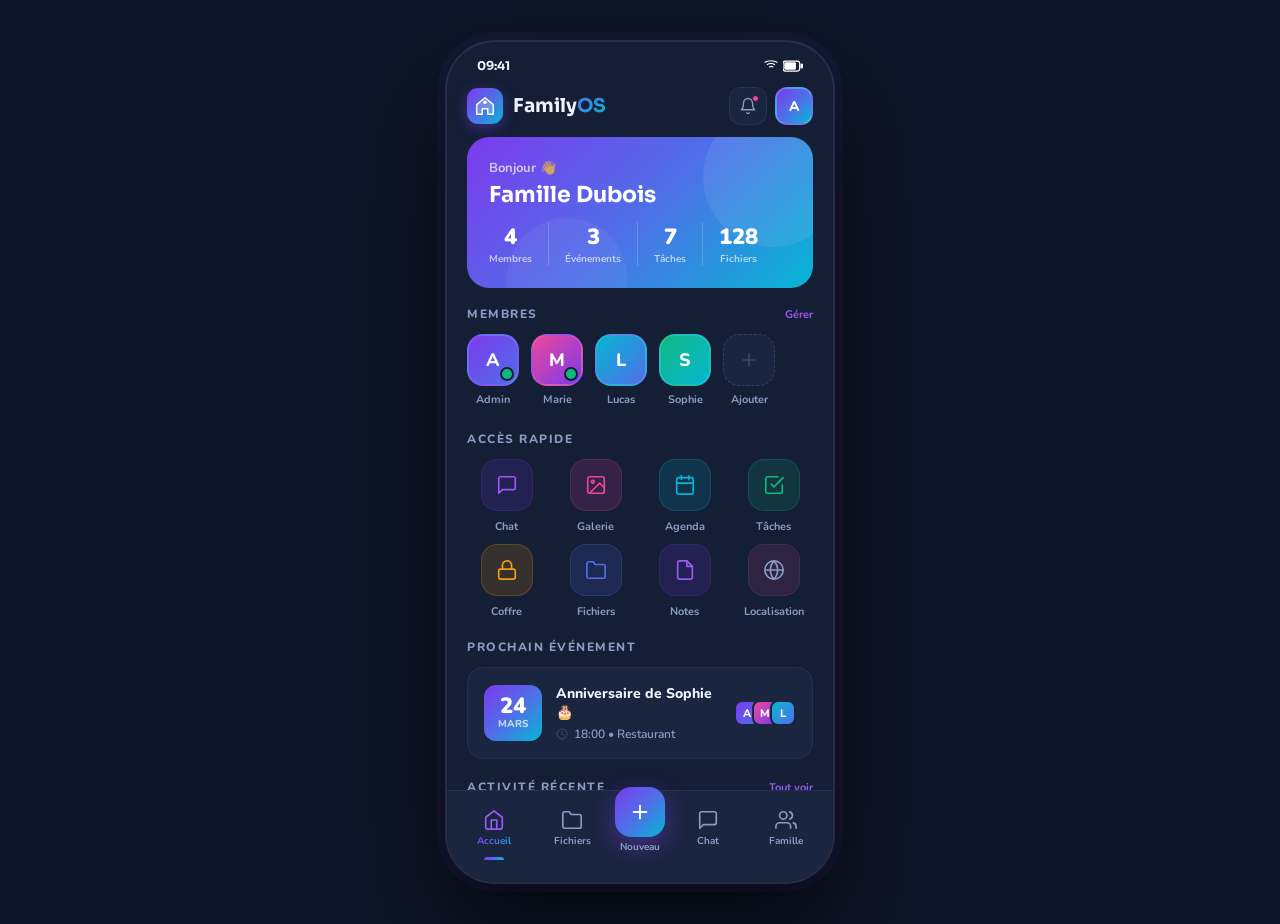
<file: design/familyos-home.html>
<!DOCTYPE html>
<html lang="fr">
<head>
<meta charset="UTF-8">
<meta name="viewport" content="width=device-width, initial-scale=1.0">
<title>FamilyOS – Accueil</title>
<link href="https://fonts.googleapis.com/css2?family=Nunito:wght@400;600;700;800;900&family=Sora:wght@400;500;600;700&display=swap" rel="stylesheet">
<style>
:root{--purple:#7C3AED;--purple-light:#9B59F5;--blue:#4F6FE8;--cyan:#06B6D4;--pink:#EC4899;--green:#10B981;--orange:#F59E0B;--bg:#0F1629;--bg2:#141E35;--surface:#1A2540;--surface2:#202D4A;--text:#F0F4FF;--text-muted:#8A9BC4;--text-dim:#3A4A6A;--grad-main:linear-gradient(135deg,#7C3AED 0%,#4F6FE8 50%,#06B6D4 100%);--grad-cyan:linear-gradient(135deg,#4F6FE8 0%,#06B6D4 100%);--grad-pink:linear-gradient(135deg,#EC4899 0%,#7C3AED 100%);}
*{margin:0;padding:0;box-sizing:border-box;}
body{font-family:'Nunito',sans-serif;background:var(--bg);color:var(--text);min-height:100vh;display:flex;align-items:center;justify-content:center;padding:40px 20px;}

.phone{width:390px;height:844px;background:var(--bg2);border-radius:50px;border:2px solid rgba(255,255,255,0.07);box-shadow:0 0 0 8px rgba(124,58,237,0.05),0 50px 100px rgba(0,0,0,0.7);overflow:hidden;display:flex;flex-direction:column;}

.status-bar{display:flex;align-items:center;justify-content:space-between;padding:16px 30px 8px;font-size:12px;font-weight:700;font-family:'Sora',sans-serif;}
.status-icons{display:flex;gap:5px;align-items:center;}

.topbar{display:flex;align-items:center;justify-content:space-between;padding:6px 20px 12px;}
.logo-wrap{display:flex;align-items:center;gap:10px;}
.logo-icon{width:36px;height:36px;border-radius:11px;background:var(--grad-main);display:flex;align-items:center;justify-content:center;box-shadow:0 4px 14px rgba(124,58,237,0.4);}
.logo-text{font-family:'Sora',sans-serif;font-size:19px;font-weight:700;}
.logo-text span{background:var(--grad-cyan);-webkit-background-clip:text;-webkit-text-fill-color:transparent;background-clip:text;}
.topbar-actions{display:flex;align-items:center;gap:8px;}
.icon-btn{width:38px;height:38px;border-radius:12px;background:var(--surface);border:1px solid rgba(255,255,255,0.06);display:flex;align-items:center;justify-content:center;cursor:pointer;position:relative;}
.icon-btn svg{width:18px;height:18px;stroke:var(--text-muted);fill:none;stroke-width:1.8;stroke-linecap:round;stroke-linejoin:round;}
.notif-dot{position:absolute;top:7px;right:7px;width:7px;height:7px;background:var(--pink);border-radius:50%;border:1.5px solid var(--bg2);}
.avatar-btn{width:38px;height:38px;border-radius:12px;background:var(--grad-main);display:flex;align-items:center;justify-content:center;font-weight:800;font-size:14px;color:white;border:2px solid rgba(255,255,255,0.15);}

.scroll{flex:1;overflow-y:auto;padding:0 20px 16px;scrollbar-width:none;}
.scroll::-webkit-scrollbar{display:none;}

/* Hero card */
.hero-card{border-radius:22px;background:var(--grad-main);padding:22px;margin-bottom:18px;position:relative;overflow:hidden;}
.hero-card::before{content:'';position:absolute;top:-30px;right:-30px;width:140px;height:140px;border-radius:50%;background:rgba(255,255,255,0.08);}
.hero-card::after{content:'';position:absolute;bottom:-50px;left:40px;width:120px;height:120px;border-radius:50%;background:rgba(255,255,255,0.05);}
.hero-greeting{font-size:13px;font-weight:700;color:rgba(255,255,255,0.7);margin-bottom:4px;}
.hero-name{font-family:'Sora',sans-serif;font-size:22px;font-weight:700;color:white;margin-bottom:14px;}
.hero-stats{display:flex;gap:16px;position:relative;z-index:1;}
.hero-stat{text-align:center;}
.hero-stat-val{font-size:22px;font-weight:900;color:white;}
.hero-stat-label{font-size:10px;color:rgba(255,255,255,0.65);font-weight:700;}
.hero-divider{width:1px;background:rgba(255,255,255,0.2);align-self:stretch;}

/* Section */
.section-title{font-size:12px;font-weight:800;color:var(--text-muted);letter-spacing:1.5px;text-transform:uppercase;margin-bottom:12px;display:flex;justify-content:space-between;align-items:center;}
.section-title a{font-size:11px;font-weight:700;color:var(--purple-light);letter-spacing:0;text-transform:none;cursor:pointer;}

/* Member bubbles */
.members-row{display:flex;gap:12px;margin-bottom:20px;overflow-x:auto;padding-bottom:4px;scrollbar-width:none;}
.members-row::-webkit-scrollbar{display:none;}
.member-item{display:flex;flex-direction:column;align-items:center;gap:6px;flex-shrink:0;cursor:pointer;}
.member-avatar{width:52px;height:52px;border-radius:16px;display:flex;align-items:center;justify-content:center;font-weight:800;font-size:18px;color:white;position:relative;border:2px solid rgba(255,255,255,0.1);}
.member-avatar.online::after{content:'';position:absolute;bottom:3px;right:3px;width:10px;height:10px;border-radius:50%;background:#10B981;border:2px solid var(--bg2);}
.member-name{font-size:11px;font-weight:700;color:var(--text-muted);}
.member-add{width:52px;height:52px;border-radius:16px;background:var(--surface);border:1.5px dashed rgba(255,255,255,0.12);display:flex;align-items:center;justify-content:center;cursor:pointer;}
.member-add svg{width:20px;height:20px;stroke:var(--text-dim);fill:none;stroke-width:2;stroke-linecap:round;}

/* Quick actions */
.quick-grid{display:grid;grid-template-columns:repeat(4,1fr);gap:10px;margin-bottom:20px;}
.quick-item{display:flex;flex-direction:column;align-items:center;gap:8px;cursor:pointer;}
.quick-icon{width:52px;height:52px;border-radius:16px;display:flex;align-items:center;justify-content:center;transition:transform 0.2s;}
.quick-icon:hover{transform:scale(1.08);}
.quick-icon svg{width:22px;height:22px;fill:none;stroke-width:1.8;stroke-linecap:round;stroke-linejoin:round;}
.quick-label{font-size:11px;font-weight:700;color:var(--text-muted);text-align:center;}

.qi-1{background:rgba(124,58,237,0.15);border:1px solid rgba(124,58,237,0.2);} .qi-1 svg{stroke:var(--purple-light);}
.qi-2{background:rgba(236,72,153,0.15);border:1px solid rgba(236,72,153,0.2);} .qi-2 svg{stroke:var(--pink);}
.qi-3{background:rgba(6,182,212,0.15);border:1px solid rgba(6,182,212,0.2);} .qi-3 svg{stroke:var(--cyan);}
.qi-4{background:rgba(16,185,129,0.15);border:1px solid rgba(16,185,129,0.2);} .qi-4 svg{stroke:var(--green);}
.qi-5{background:rgba(245,158,11,0.15);border:1px solid rgba(245,158,11,0.2);} .qi-5 svg{stroke:var(--orange);}
.qi-6{background:rgba(79,111,232,0.15);border:1px solid rgba(79,111,232,0.2);} .qi-6 svg{stroke:var(--blue);}
.qi-7{background:rgba(124,58,237,0.15);border:1px solid rgba(124,58,237,0.2);} .qi-7 svg{stroke:var(--purple-light);}
.qi-8{background:rgba(236,72,153,0.12);border:1px solid rgba(255,255,255,0.06);} .qi-8 svg{stroke:var(--text-muted);}

/* Activity feed */
.activity-list{display:flex;flex-direction:column;gap:10px;margin-bottom:20px;}
.activity-item{display:flex;align-items:center;gap:12px;background:var(--surface);border:1px solid rgba(255,255,255,0.05);border-radius:14px;padding:12px 14px;cursor:pointer;transition:all 0.2s;}
.activity-item:hover{background:var(--surface2);}
.act-icon{width:40px;height:40px;border-radius:12px;display:flex;align-items:center;justify-content:center;flex-shrink:0;}
.act-icon svg{width:18px;height:18px;fill:none;stroke-width:1.8;stroke-linecap:round;stroke-linejoin:round;}
.act-body{flex:1;min-width:0;}
.act-title{font-size:13px;font-weight:800;color:var(--text);margin-bottom:2px;white-space:nowrap;overflow:hidden;text-overflow:ellipsis;}
.act-sub{font-size:11px;color:var(--text-muted);font-weight:600;}
.act-time{font-size:10px;color:var(--text-dim);font-weight:700;flex-shrink:0;}
.act-badge{width:8px;height:8px;border-radius:50%;flex-shrink:0;}

.a1{background:rgba(124,58,237,0.15);} .a1 svg{stroke:var(--purple-light);}
.a2{background:rgba(236,72,153,0.15);} .a2 svg{stroke:var(--pink);}
.a3{background:rgba(6,182,212,0.15);} .a3 svg{stroke:var(--cyan);}
.a4{background:rgba(245,158,11,0.15);} .a4 svg{stroke:var(--orange);}
.a5{background:rgba(16,185,129,0.15);} .a5 svg{stroke:var(--green);}

/* Upcoming event */
.event-card{background:var(--surface);border:1px solid rgba(255,255,255,0.05);border-radius:16px;padding:16px;margin-bottom:20px;display:flex;gap:14px;align-items:center;}
.event-date{background:var(--grad-main);border-radius:12px;padding:10px 14px;text-align:center;flex-shrink:0;}
.event-day{font-size:22px;font-weight:900;color:white;line-height:1;}
.event-month{font-size:10px;font-weight:800;color:rgba(255,255,255,0.7);text-transform:uppercase;}
.event-info{flex:1;}
.event-title{font-size:14px;font-weight:800;color:var(--text);margin-bottom:4px;}
.event-meta{font-size:12px;color:var(--text-muted);font-weight:600;display:flex;align-items:center;gap:6px;}
.event-meta svg{width:12px;height:12px;stroke:var(--text-dim);fill:none;stroke-width:2;}
.event-members{display:flex;margin-left:auto;}
.event-av{width:26px;height:26px;border-radius:8px;display:flex;align-items:center;justify-content:center;font-size:11px;font-weight:800;color:white;border:2px solid var(--surface);margin-left:-8px;}

/* Bottom nav */
.bottom-nav{background:var(--surface);border-top:1px solid rgba(255,255,255,0.05);padding:10px 8px 28px;display:flex;align-items:flex-end;justify-content:space-around;}
.nav-item{display:flex;flex-direction:column;align-items:center;gap:3px;cursor:pointer;padding:6px 10px;border-radius:12px;transition:all 0.2s;flex:1;position:relative;}
.nav-item svg{width:22px;height:22px;fill:none;stroke:var(--text-muted);stroke-width:1.8;stroke-linecap:round;stroke-linejoin:round;}
.nav-item span{font-size:10px;font-weight:700;color:var(--text-muted);}
.nav-item.active span{background:var(--grad-main);-webkit-background-clip:text;-webkit-text-fill-color:transparent;background-clip:text;}
.nav-item.active svg{stroke:var(--purple-light);}
.nav-item.active::after{content:'';position:absolute;bottom:-6px;left:50%;transform:translateX(-50%);width:20px;height:3px;background:var(--grad-main);border-radius:3px 3px 0 0;}
.nav-center{display:flex;flex-direction:column;align-items:center;gap:3px;flex:1;}
.nav-center-btn{width:50px;height:50px;border-radius:16px;background:var(--grad-main);display:flex;align-items:center;justify-content:center;box-shadow:0 8px 24px rgba(124,58,237,0.45);cursor:pointer;margin-top:-14px;}
.nav-center-btn svg{width:22px;height:22px;fill:none;stroke:white;stroke-width:2;stroke-linecap:round;}
.nav-center span{font-size:10px;font-weight:700;color:var(--text-muted);}
</style>
</head>
<body>
<div class="phone">
  <!-- Status -->
  <div class="status-bar">
    <span>09:41</span>
    <div class="status-icons">
      <svg width="14" height="14" viewBox="0 0 24 24" fill="none" stroke="white" stroke-width="2"><path d="M1 6c5.5-4 16.5-4 22 0M5 10c3.9-2.67 10.1-2.67 14 0M9 14c1.9-1.33 5.1-1.33 7 0"/></svg>
      <svg width="20" height="12" viewBox="0 0 24 14" fill="none"><rect x="0" y="1" width="20" height="12" rx="3" stroke="white" stroke-width="1.5"/><rect x="21" y="4" width="3" height="6" rx="1.5" fill="white"/><rect x="1.5" y="2.5" width="14" height="9" rx="1.5" fill="white"/></svg>
    </div>
  </div>

  <!-- Topbar -->
  <div class="topbar">
    <div class="logo-wrap">
      <div class="logo-icon">
        <svg width="22" height="22" viewBox="0 0 24 24" fill="none"><path d="M3 10.5L12 3L21 10.5V21H15V15H9V21H3V10.5Z" fill="rgba(255,255,255,0.2)" stroke="white" stroke-width="1.5" stroke-linejoin="round"/><circle cx="12" cy="8" r="2" fill="white"/></svg>
      </div>
      <div class="logo-text">Family<span>OS</span></div>
    </div>
    <div class="topbar-actions">
      <div class="icon-btn">
        <svg viewBox="0 0 24 24"><path d="M18 8A6 6 0 0 0 6 8c0 7-3 9-3 9h18s-3-2-3-9M13.73 21a2 2 0 0 1-3.46 0"/></svg>
        <div class="notif-dot"></div>
      </div>
      <div class="avatar-btn">A</div>
    </div>
  </div>

  <div class="scroll">
    <!-- Hero Card -->
    <div class="hero-card">
      <div class="hero-greeting">Bonjour 👋</div>
      <div class="hero-name">Famille Dubois</div>
      <div class="hero-stats">
        <div class="hero-stat"><div class="hero-stat-val">4</div><div class="hero-stat-label">Membres</div></div>
        <div class="hero-divider"></div>
        <div class="hero-stat"><div class="hero-stat-val">3</div><div class="hero-stat-label">Événements</div></div>
        <div class="hero-divider"></div>
        <div class="hero-stat"><div class="hero-stat-val">7</div><div class="hero-stat-label">Tâches</div></div>
        <div class="hero-divider"></div>
        <div class="hero-stat"><div class="hero-stat-val">128</div><div class="hero-stat-label">Fichiers</div></div>
      </div>
    </div>

    <!-- Members -->
    <div class="section-title">Membres <a>Gérer</a></div>
    <div class="members-row">
      <div class="member-item">
        <div class="member-avatar online" style="background:linear-gradient(135deg,#7C3AED,#4F6FE8);">A</div>
        <div class="member-name">Admin</div>
      </div>
      <div class="member-item">
        <div class="member-avatar online" style="background:linear-gradient(135deg,#EC4899,#7C3AED);">M</div>
        <div class="member-name">Marie</div>
      </div>
      <div class="member-item">
        <div class="member-avatar" style="background:linear-gradient(135deg,#06B6D4,#4F6FE8);">L</div>
        <div class="member-name">Lucas</div>
      </div>
      <div class="member-item">
        <div class="member-avatar" style="background:linear-gradient(135deg,#10B981,#06B6D4);">S</div>
        <div class="member-name">Sophie</div>
      </div>
      <div class="member-item">
        <div class="member-add"><svg viewBox="0 0 24 24"><line x1="12" y1="5" x2="12" y2="19"/><line x1="5" y1="12" x2="19" y2="12"/></svg></div>
        <div class="member-name">Ajouter</div>
      </div>
    </div>

    <!-- Quick actions -->
    <div class="section-title">Accès rapide</div>
    <div class="quick-grid">
      <div class="quick-item"><div class="quick-icon qi-1"><svg viewBox="0 0 24 24"><path d="M21 15a2 2 0 0 1-2 2H7l-4 4V5a2 2 0 0 1 2-2h14a2 2 0 0 1 2 2z"/></svg></div><div class="quick-label">Chat</div></div>
      <div class="quick-item"><div class="quick-icon qi-2"><svg viewBox="0 0 24 24"><rect x="3" y="3" width="18" height="18" rx="2"/><circle cx="8.5" cy="8.5" r="1.5"/><polyline points="21 15 16 10 5 21"/></svg></div><div class="quick-label">Galerie</div></div>
      <div class="quick-item"><div class="quick-icon qi-3"><svg viewBox="0 0 24 24"><rect x="3" y="4" width="18" height="18" rx="2"/><line x1="16" y1="2" x2="16" y2="6"/><line x1="8" y1="2" x2="8" y2="6"/><line x1="3" y1="10" x2="21" y2="10"/></svg></div><div class="quick-label">Agenda</div></div>
      <div class="quick-item"><div class="quick-icon qi-4"><svg viewBox="0 0 24 24"><polyline points="9 11 12 14 22 4"/><path d="M21 12v7a2 2 0 0 1-2 2H5a2 2 0 0 1-2-2V5a2 2 0 0 1 2-2h11"/></svg></div><div class="quick-label">Tâches</div></div>
      <div class="quick-item"><div class="quick-icon qi-5"><svg viewBox="0 0 24 24"><rect x="3" y="11" width="18" height="11" rx="2"/><path d="M7 11V7a5 5 0 0 1 10 0v4"/></svg></div><div class="quick-label">Coffre</div></div>
      <div class="quick-item"><div class="quick-icon qi-6"><svg viewBox="0 0 24 24"><path d="M22 19a2 2 0 0 1-2 2H4a2 2 0 0 1-2-2V5a2 2 0 0 1 2-2h5l2 3h9a2 2 0 0 1 2 2z"/></svg></div><div class="quick-label">Fichiers</div></div>
      <div class="quick-item"><div class="quick-icon qi-7"><svg viewBox="0 0 24 24"><path d="M14 2H6a2 2 0 0 0-2 2v16a2 2 0 0 0 2 2h12a2 2 0 0 0 2-2V8z"/><polyline points="14 2 14 8 20 8"/></svg></div><div class="quick-label">Notes</div></div>
      <div class="quick-item"><div class="quick-icon qi-8"><svg viewBox="0 0 24 24"><circle cx="12" cy="12" r="10"/><line x1="2" y1="12" x2="22" y2="12"/><path d="M12 2a15.3 15.3 0 0 1 4 10 15.3 15.3 0 0 1-4 10 15.3 15.3 0 0 1-4-10 15.3 15.3 0 0 1 4-10z"/></svg></div><div class="quick-label">Localisation</div></div>
    </div>

    <!-- Prochain événement -->
    <div class="section-title">Prochain événement</div>
    <div class="event-card">
      <div class="event-date"><div class="event-day">24</div><div class="event-month">Mars</div></div>
      <div class="event-info">
        <div class="event-title">Anniversaire de Sophie 🎂</div>
        <div class="event-meta"><svg viewBox="0 0 24 24"><circle cx="12" cy="12" r="10"/><polyline points="12 6 12 12 16 14"/></svg> 18:00 • Restaurant</div>
      </div>
      <div class="event-members">
        <div class="event-av" style="background:linear-gradient(135deg,#7C3AED,#4F6FE8);">A</div>
        <div class="event-av" style="background:linear-gradient(135deg,#EC4899,#7C3AED);">M</div>
        <div class="event-av" style="background:linear-gradient(135deg,#06B6D4,#4F6FE8);">L</div>
      </div>
    </div>

    <!-- Activité récente -->
    <div class="section-title">Activité récente <a>Tout voir</a></div>
    <div class="activity-list">
      <div class="activity-item">
        <div class="act-icon a2"><svg viewBox="0 0 24 24"><rect x="3" y="3" width="18" height="18" rx="2"/><circle cx="8.5" cy="8.5" r="1.5"/><polyline points="21 15 16 10 5 21"/></svg></div>
        <div class="act-body"><div class="act-title">Marie a ajouté 12 photos</div><div class="act-sub">Album Vacances 2025</div></div>
        <div class="act-time">2 min</div>
      </div>
      <div class="activity-item">
        <div class="act-icon a1"><svg viewBox="0 0 24 24"><path d="M21 15a2 2 0 0 1-2 2H7l-4 4V5a2 2 0 0 1 2-2h14a2 2 0 0 1 2 2z"/></svg></div>
        <div class="act-body"><div class="act-title">Lucas : "On se retrouve à 18h ?"</div><div class="act-sub">Chat familial</div></div>
        <div class="act-time">14 min</div>
      </div>
      <div class="activity-item">
        <div class="act-icon a4"><svg viewBox="0 0 24 24"><polyline points="9 11 12 14 22 4"/><path d="M21 12v7a2 2 0 0 1-2 2H5a2 2 0 0 1-2-2V5a2 2 0 0 1 2-2h11"/></svg></div>
        <div class="act-body"><div class="act-title">Tâche terminée : Courses</div><div class="act-sub">Assignée à Sophie</div></div>
        <div class="act-time">1h</div>
      </div>
      <div class="activity-item">
        <div class="act-icon a3"><svg viewBox="0 0 24 24"><path d="M22 19a2 2 0 0 1-2 2H4a2 2 0 0 1-2-2V5a2 2 0 0 1 2-2h5l2 3h9a2 2 0 0 1 2 2z"/></svg></div>
        <div class="act-body"><div class="act-title">Contrat_Maison.pdf partagé</div><div class="act-sub">Coffre sécurisé</div></div>
        <div class="act-time">3h</div>
      </div>
    </div>
  </div>

  <!-- Bottom Nav -->
  <div class="bottom-nav">
    <div class="nav-item active">
      <svg viewBox="0 0 24 24"><path d="M3 9l9-7 9 7v11a2 2 0 0 1-2 2H5a2 2 0 0 1-2-2z"/><polyline points="9 22 9 12 15 12 15 22"/></svg>
      <span>Accueil</span>
    </div>
    <div class="nav-item">
      <svg viewBox="0 0 24 24"><path d="M22 19a2 2 0 0 1-2 2H4a2 2 0 0 1-2-2V5a2 2 0 0 1 2-2h5l2 3h9a2 2 0 0 1 2 2z"/></svg>
      <span>Fichiers</span>
    </div>
    <div class="nav-center">
      <div class="nav-center-btn"><svg viewBox="0 0 24 24"><line x1="12" y1="5" x2="12" y2="19"/><line x1="5" y1="12" x2="19" y2="12"/></svg></div>
      <span>Nouveau</span>
    </div>
    <div class="nav-item">
      <svg viewBox="0 0 24 24"><path d="M21 15a2 2 0 0 1-2 2H7l-4 4V5a2 2 0 0 1 2-2h14a2 2 0 0 1 2 2z"/></svg>
      <span>Chat</span>
    </div>
    <div class="nav-item">
      <svg viewBox="0 0 24 24"><path d="M17 21v-2a4 4 0 0 0-4-4H5a4 4 0 0 0-4 4v2"/><circle cx="9" cy="7" r="4"/><path d="M23 21v-2a4 4 0 0 0-3-3.87M16 3.13a4 4 0 0 1 0 7.75"/></svg>
      <span>Famille</span>
    </div>
  </div>
</div>
</body>
</html>
</file>
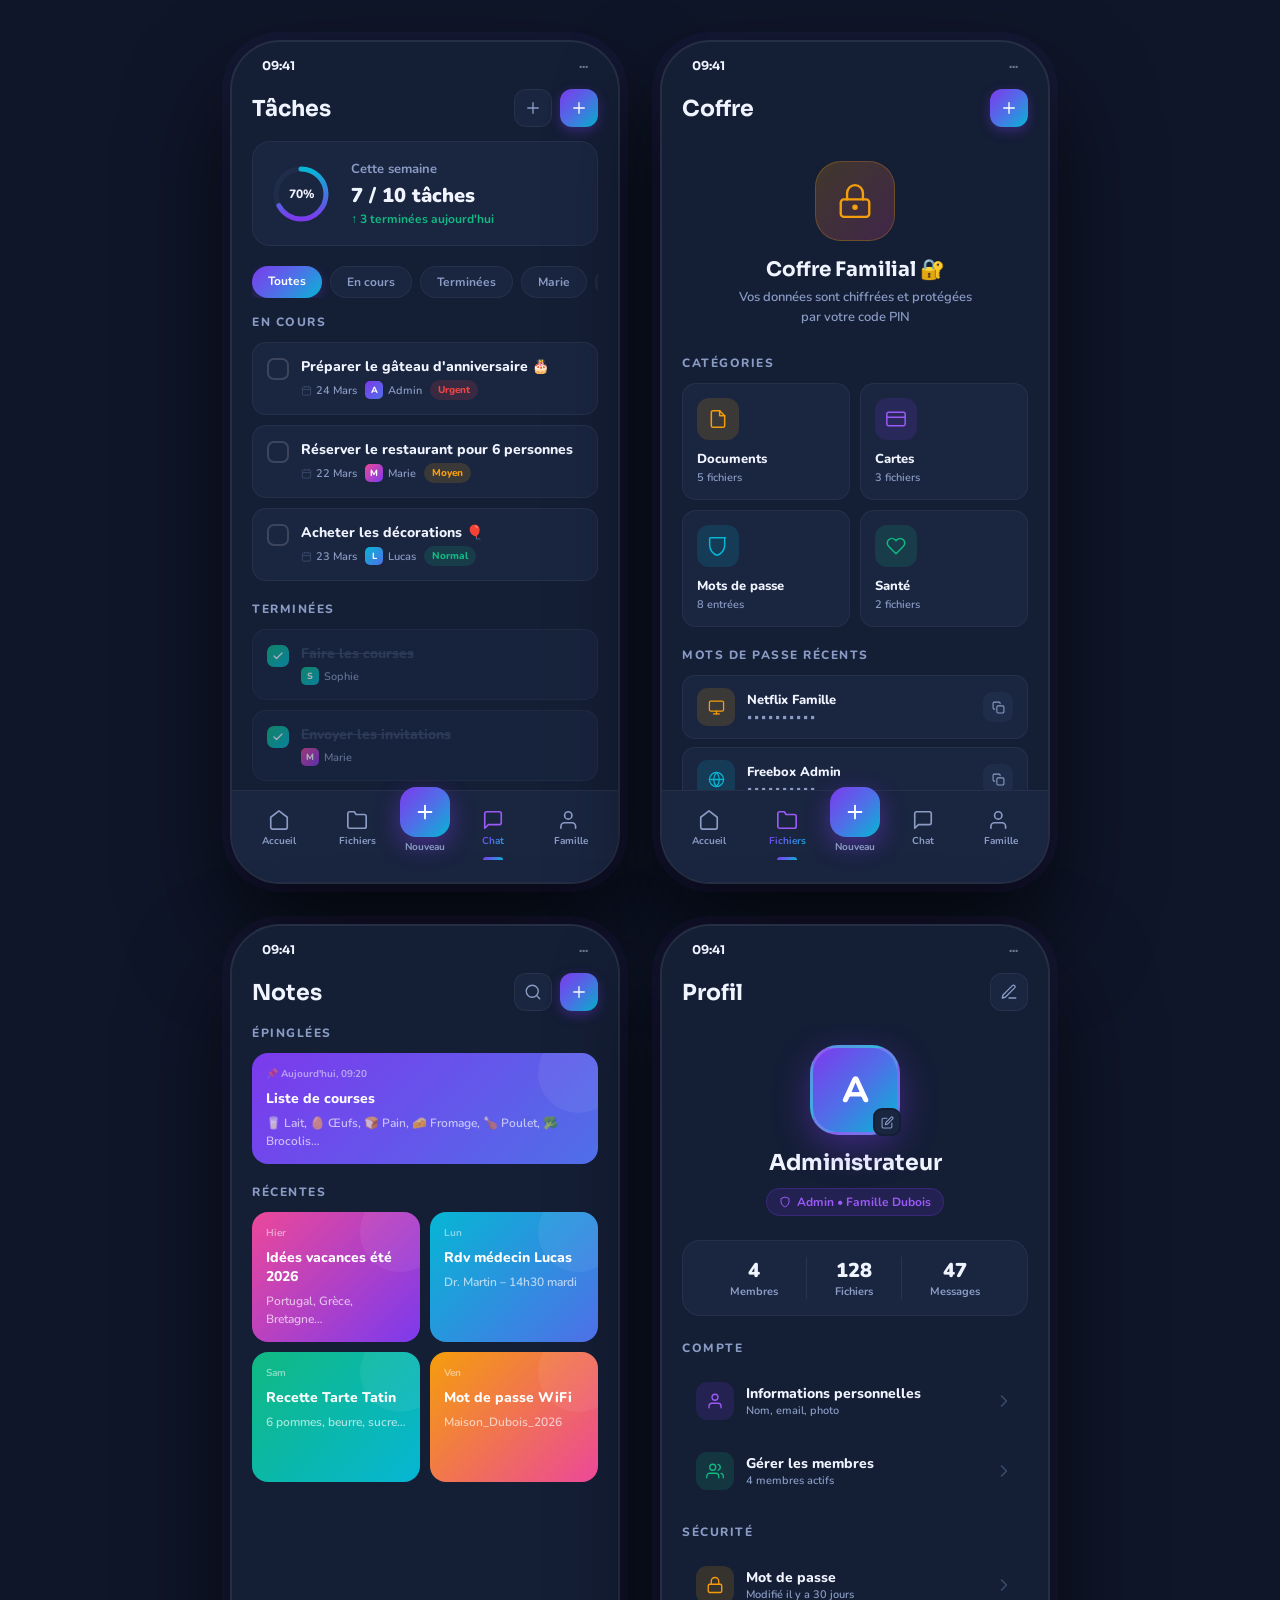
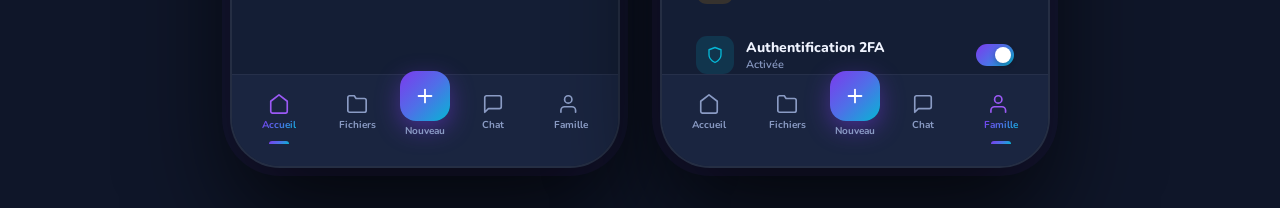
<file: design/familyos-tasks-coffre-notes-profil.html>
<!DOCTYPE html>
<html lang="fr">
<head>
<meta charset="UTF-8">
<meta name="viewport" content="width=device-width, initial-scale=1.0">
<title>FamilyOS – Tâches, Coffre, Notes & Profil</title>
<link href="https://fonts.googleapis.com/css2?family=Nunito:wght@400;600;700;800;900&family=Sora:wght@400;500;600;700&display=swap" rel="stylesheet">
<style>
:root{--purple:#7C3AED;--purple-light:#9B59F5;--blue:#4F6FE8;--cyan:#06B6D4;--pink:#EC4899;--green:#10B981;--orange:#F59E0B;--red:#EF4444;--bg:#0F1629;--bg2:#141E35;--surface:#1A2540;--surface2:#202D4A;--text:#F0F4FF;--text-muted:#8A9BC4;--text-dim:#3A4A6A;--grad-main:linear-gradient(135deg,#7C3AED 0%,#4F6FE8 50%,#06B6D4 100%);--grad-cyan:linear-gradient(135deg,#4F6FE8 0%,#06B6D4 100%);--grad-pink:linear-gradient(135deg,#EC4899 0%,#7C3AED 100%);--grad-green:linear-gradient(135deg,#10B981 0%,#06B6D4 100%);}
*{margin:0;padding:0;box-sizing:border-box;}
body{font-family:'Nunito',sans-serif;background:var(--bg);color:var(--text);min-height:100vh;display:flex;align-items:flex-start;justify-content:center;padding:40px 20px;gap:40px;flex-wrap:wrap;}
.phone{width:390px;height:844px;background:var(--bg2);border-radius:50px;border:2px solid rgba(255,255,255,0.07);box-shadow:0 0 0 8px rgba(124,58,237,0.05),0 50px 100px rgba(0,0,0,0.7);overflow:hidden;display:flex;flex-direction:column;}
.status-bar{display:flex;align-items:center;justify-content:space-between;padding:16px 30px 8px;font-size:12px;font-weight:700;font-family:'Sora',sans-serif;}
.page-topbar{display:flex;align-items:center;justify-content:space-between;padding:8px 20px 14px;}
.page-title{font-family:'Sora',sans-serif;font-size:22px;font-weight:700;}
.topbar-actions{display:flex;gap:8px;}
.icon-btn{width:38px;height:38px;border-radius:12px;background:var(--surface);border:1px solid rgba(255,255,255,0.06);display:flex;align-items:center;justify-content:center;cursor:pointer;}
.icon-btn svg{width:18px;height:18px;stroke:var(--text-muted);fill:none;stroke-width:1.8;stroke-linecap:round;stroke-linejoin:round;}
.icon-btn.accent{background:var(--grad-main);border:none;box-shadow:0 4px 12px rgba(124,58,237,0.35);} .icon-btn.accent svg{stroke:white;}
.scroll{flex:1;overflow-y:auto;padding:0 20px 16px;scrollbar-width:none;} .scroll::-webkit-scrollbar{display:none;}
.section-title{font-size:12px;font-weight:800;color:var(--text-muted);letter-spacing:1.5px;text-transform:uppercase;margin-bottom:12px;display:flex;justify-content:space-between;align-items:center;}
.section-title a{font-size:11px;font-weight:700;color:var(--purple-light);letter-spacing:0;text-transform:none;}
.bottom-nav{background:var(--surface);border-top:1px solid rgba(255,255,255,0.05);padding:10px 8px 28px;display:flex;align-items:flex-end;justify-content:space-around;}
.nav-item{display:flex;flex-direction:column;align-items:center;gap:3px;cursor:pointer;padding:6px 10px;border-radius:12px;flex:1;position:relative;}
.nav-item svg{width:22px;height:22px;fill:none;stroke:var(--text-muted);stroke-width:1.8;stroke-linecap:round;stroke-linejoin:round;}
.nav-item span{font-size:10px;font-weight:700;color:var(--text-muted);}
.nav-item.active span{background:var(--grad-main);-webkit-background-clip:text;-webkit-text-fill-color:transparent;background-clip:text;} .nav-item.active svg{stroke:var(--purple-light);}
.nav-item.active::after{content:'';position:absolute;bottom:-6px;left:50%;transform:translateX(-50%);width:20px;height:3px;background:var(--grad-main);border-radius:3px 3px 0 0;}
.nav-center{display:flex;flex-direction:column;align-items:center;gap:3px;flex:1;}
.nav-center-btn{width:50px;height:50px;border-radius:16px;background:var(--grad-main);display:flex;align-items:center;justify-content:center;box-shadow:0 8px 24px rgba(124,58,237,0.45);cursor:pointer;margin-top:-14px;}
.nav-center-btn svg{width:22px;height:22px;fill:none;stroke:white;stroke-width:2;stroke-linecap:round;}
.nav-center span{font-size:10px;font-weight:700;color:var(--text-muted);}

/* ─── TÂCHES ─── */
.task-progress-card{background:var(--surface);border:1px solid rgba(255,255,255,0.05);border-radius:18px;padding:18px;margin-bottom:20px;}
.tp-header{display:flex;justify-content:space-between;align-items:center;margin-bottom:14px;}
.tp-title{font-size:15px;font-weight:800;color:var(--text);}
.tp-pct{font-size:22px;font-weight:900;background:var(--grad-main);-webkit-background-clip:text;-webkit-text-fill-color:transparent;background-clip:text;}
.progress-ring-wrap{display:flex;align-items:center;gap:16px;}
.progress-ring{position:relative;width:60px;height:60px;flex-shrink:0;}
.progress-ring svg{transform:rotate(-90deg);}
.ring-bg{fill:none;stroke:var(--surface2);stroke-width:5;}
.ring-fill{fill:none;stroke-width:5;stroke-linecap:round;stroke-dasharray:150;stroke-dashoffset:45;}
.ring-fill{stroke:url(#ringGrad);}
.ring-label{position:absolute;inset:0;display:flex;align-items:center;justify-content:center;font-size:12px;font-weight:800;color:var(--text);}
.tp-stats{display:flex;gap:14px;}
.tp-stat{text-align:center;}
.tp-stat-val{font-size:16px;font-weight:900;color:var(--text);}
.tp-stat-label{font-size:10px;color:var(--text-muted);font-weight:700;}

/* Filter tabs */
.filter-tabs{display:flex;gap:8px;margin-bottom:16px;overflow-x:auto;scrollbar-width:none;}
.filter-tabs::-webkit-scrollbar{display:none;}
.ftab{padding:7px 16px;border-radius:20px;font-size:12px;font-weight:700;white-space:nowrap;cursor:pointer;flex-shrink:0;}
.ftab.active{background:var(--grad-main);color:white;box-shadow:0 4px 12px rgba(124,58,237,0.3);}
.ftab:not(.active){background:var(--surface);color:var(--text-muted);border:1px solid rgba(255,255,255,0.05);}

/* Task items */
.task-list{display:flex;flex-direction:column;gap:10px;}
.task-item{background:var(--surface);border:1px solid rgba(255,255,255,0.05);border-radius:14px;padding:14px;cursor:pointer;transition:all 0.2s;}
.task-item:hover{background:var(--surface2);}
.task-row{display:flex;align-items:flex-start;gap:12px;}
.task-check{width:22px;height:22px;border-radius:7px;border:2px solid rgba(255,255,255,0.15);flex-shrink:0;margin-top:1px;display:flex;align-items:center;justify-content:center;cursor:pointer;}
.task-check.done{background:var(--grad-green);border:none;}
.task-check.done svg{width:12px;height:12px;stroke:white;fill:none;stroke-width:2.5;stroke-linecap:round;stroke-linejoin:round;}
.task-body{flex:1;min-width:0;}
.task-title{font-size:14px;font-weight:800;color:var(--text);margin-bottom:4px;}
.task-title.done{text-decoration:line-through;color:var(--text-dim);}
.task-meta{display:flex;align-items:center;gap:8px;flex-wrap:wrap;}
.task-date{font-size:11px;color:var(--text-muted);font-weight:600;display:flex;align-items:center;gap:4px;}
.task-date svg{width:11px;height:11px;stroke:var(--text-dim);fill:none;stroke-width:2;}
.task-assignee{display:flex;align-items:center;gap:5px;}
.task-av{width:18px;height:18px;border-radius:5px;display:flex;align-items:center;justify-content:center;font-size:9px;font-weight:800;color:white;}
.task-av-name{font-size:11px;color:var(--text-muted);font-weight:600;}
.priority-badge{padding:3px 8px;border-radius:20px;font-size:10px;font-weight:800;}
.p-high{background:rgba(239,68,68,0.15);color:var(--red);}
.p-med{background:rgba(245,158,11,0.15);color:var(--orange);}
.p-low{background:rgba(16,185,129,0.15);color:var(--green);}

/* ─── COFFRE ─── */
.vault-lock{display:flex;flex-direction:column;align-items:center;padding:20px 0 28px;}
.vault-icon{width:80px;height:80px;border-radius:26px;background:linear-gradient(135deg,rgba(245,158,11,0.2),rgba(236,72,153,0.2));border:1px solid rgba(245,158,11,0.25);display:flex;align-items:center;justify-content:center;margin-bottom:16px;}
.vault-icon svg{width:38px;height:38px;stroke:var(--orange);fill:none;stroke-width:1.5;stroke-linecap:round;stroke-linejoin:round;}
.vault-title{font-family:'Sora',sans-serif;font-size:20px;font-weight:700;margin-bottom:6px;}
.vault-sub{font-size:13px;color:var(--text-muted);font-weight:600;text-align:center;max-width:240px;line-height:1.5;}

/* PIN input */
.pin-wrap{margin:20px 0;}
.pin-label{font-size:12px;font-weight:800;color:var(--text-muted);letter-spacing:1px;text-transform:uppercase;text-align:center;margin-bottom:14px;}
.pin-dots{display:flex;gap:14px;justify-content:center;margin-bottom:20px;}
.pin-dot{width:14px;height:14px;border-radius:50%;background:var(--purple);box-shadow:0 0 12px rgba(124,58,237,0.5);}
.pin-dot.empty{background:transparent;border:2px solid rgba(255,255,255,0.15);}
.pin-pad{display:grid;grid-template-columns:repeat(3,1fr);gap:10px;}
.pin-btn{height:52px;border-radius:14px;background:var(--surface);border:1px solid rgba(255,255,255,0.06);display:flex;align-items:center;justify-content:center;font-size:20px;font-weight:700;color:var(--text);cursor:pointer;transition:all 0.15s;}
.pin-btn:hover{background:var(--surface2);}
.pin-btn.accent{background:var(--grad-main);color:white;border:none;box-shadow:0 6px 16px rgba(124,58,237,0.35);}
.pin-btn.del{color:var(--text-muted);}

/* Vault content */
.vault-cat{display:grid;grid-template-columns:1fr 1fr;gap:10px;margin-bottom:20px;}
.vault-cat-card{background:var(--surface);border:1px solid rgba(255,255,255,0.05);border-radius:14px;padding:14px;cursor:pointer;transition:all 0.2s;}
.vault-cat-card:hover{background:var(--surface2);transform:translateY(-2px);}
.vc-icon{width:42px;height:42px;border-radius:12px;display:flex;align-items:center;justify-content:center;margin-bottom:10px;}
.vc-icon svg{width:20px;height:20px;fill:none;stroke-width:1.8;stroke-linecap:round;stroke-linejoin:round;}
.vc-name{font-size:13px;font-weight:800;color:var(--text);margin-bottom:2px;}
.vc-count{font-size:11px;color:var(--text-muted);font-weight:600;}
.vci-1{background:rgba(245,158,11,0.15);} .vci-1 svg{stroke:var(--orange);}
.vci-2{background:rgba(124,58,237,0.15);} .vci-2 svg{stroke:var(--purple-light);}
.vci-3{background:rgba(6,182,212,0.15);} .vci-3 svg{stroke:var(--cyan);}
.vci-4{background:rgba(16,185,129,0.15);} .vci-4 svg{stroke:var(--green);}

.vault-secret-list{display:flex;flex-direction:column;gap:8px;}
.vault-secret-item{display:flex;align-items:center;gap:12px;background:var(--surface);border:1px solid rgba(255,255,255,0.05);border-radius:13px;padding:12px 14px;}
.vs-icon{width:38px;height:38px;border-radius:10px;display:flex;align-items:center;justify-content:center;flex-shrink:0;}
.vs-icon svg{width:17px;height:17px;fill:none;stroke-width:1.8;stroke-linecap:round;stroke-linejoin:round;}
.vs-body{flex:1;min-width:0;}
.vs-name{font-size:13px;font-weight:800;color:var(--text);}
.vs-val{font-size:12px;color:var(--text-muted);font-weight:600;font-family:'Sora',sans-serif;letter-spacing:2px;}
.vs-copy{width:30px;height:30px;border-radius:9px;background:var(--surface2);display:flex;align-items:center;justify-content:center;cursor:pointer;}
.vs-copy svg{width:13px;height:13px;stroke:var(--text-muted);fill:none;stroke-width:2;stroke-linecap:round;stroke-linejoin:round;}

/* ─── NOTES ─── */
.notes-grid{display:grid;grid-template-columns:1fr 1fr;gap:10px;margin-bottom:20px;}
.note-card{border-radius:16px;padding:14px;cursor:pointer;transition:all 0.2s;position:relative;overflow:hidden;min-height:130px;}
.note-card:hover{transform:translateY(-3px);}
.note-card::before{content:'';position:absolute;top:-20px;right:-20px;width:80px;height:80px;border-radius:50%;background:rgba(255,255,255,0.06);}
.note-date{font-size:10px;font-weight:700;color:rgba(255,255,255,0.5);margin-bottom:8px;}
.note-title{font-size:14px;font-weight:800;color:white;margin-bottom:6px;}
.note-preview{font-size:12px;color:rgba(255,255,255,0.65);font-weight:600;line-height:1.5;}
.note-large{grid-column:span 2;min-height:100px;}
.n1{background:linear-gradient(135deg,#7C3AED,#4F6FE8);}
.n2{background:linear-gradient(135deg,#EC4899,#7C3AED);}
.n3{background:linear-gradient(135deg,#06B6D4,#4F6FE8);}
.n4{background:linear-gradient(135deg,#10B981,#06B6D4);}
.n5{background:linear-gradient(135deg,#F59E0B,#EC4899);}

/* ─── PROFIL ─── */
.profile-hero{display:flex;flex-direction:column;align-items:center;padding:20px 0 24px;}
.profile-av{width:90px;height:90px;border-radius:28px;background:var(--grad-main);display:flex;align-items:center;justify-content:center;font-size:36px;font-weight:800;color:white;margin-bottom:14px;box-shadow:0 12px 36px rgba(124,58,237,0.4);border:3px solid rgba(255,255,255,0.15);position:relative;}
.profile-edit-btn{position:absolute;bottom:-4px;right:-4px;width:28px;height:28px;border-radius:9px;background:var(--surface);border:2px solid var(--bg2);display:flex;align-items:center;justify-content:center;cursor:pointer;}
.profile-edit-btn svg{width:13px;height:13px;stroke:var(--text-muted);fill:none;stroke-width:2;stroke-linecap:round;stroke-linejoin:round;}
.profile-name{font-family:'Sora',sans-serif;font-size:22px;font-weight:700;margin-bottom:4px;}
.profile-role{display:inline-flex;align-items:center;gap:6px;background:rgba(124,58,237,0.15);border:1px solid rgba(124,58,237,0.25);border-radius:20px;padding:5px 12px;font-size:12px;font-weight:700;color:var(--purple-light);}
.profile-role svg{width:12px;height:12px;stroke:var(--purple-light);fill:none;stroke-width:2;}

.profile-stats{display:flex;justify-content:center;gap:28px;margin-bottom:24px;padding:16px;background:var(--surface);border-radius:18px;border:1px solid rgba(255,255,255,0.05);}
.pstat{text-align:center;}
.pstat-val{font-size:20px;font-weight:900;color:var(--text);}
.pstat-label{font-size:11px;color:var(--text-muted);font-weight:700;}

.settings-list{display:flex;flex-direction:column;gap:4px;margin-bottom:20px;}
.settings-item{display:flex;align-items:center;gap:12px;padding:14px;border-radius:13px;cursor:pointer;transition:all 0.2s;}
.settings-item:hover{background:var(--surface);}
.si-icon{width:38px;height:38px;border-radius:11px;display:flex;align-items:center;justify-content:center;flex-shrink:0;}
.si-icon svg{width:18px;height:18px;fill:none;stroke-width:1.8;stroke-linecap:round;stroke-linejoin:round;}
.si-body{flex:1;}
.si-title{font-size:14px;font-weight:800;color:var(--text);}
.si-sub{font-size:11px;color:var(--text-muted);font-weight:600;}
.si-arrow{width:20px;height:20px;stroke:var(--text-dim);fill:none;stroke-width:2;stroke-linecap:round;stroke-linejoin:round;}
.si-toggle{width:38px;height:22px;border-radius:11px;background:var(--grad-main);position:relative;cursor:pointer;}
.si-toggle::after{content:'';position:absolute;right:3px;top:3px;width:16px;height:16px;border-radius:50%;background:white;box-shadow:0 2px 6px rgba(0,0,0,0.3);}
.si-toggle.off{background:var(--surface2);}
.si-toggle.off::after{right:auto;left:3px;}

.logout-btn{width:100%;padding:14px;border-radius:14px;background:rgba(239,68,68,0.1);border:1px solid rgba(239,68,68,0.2);color:var(--red);font-family:'Nunito',sans-serif;font-weight:800;font-size:14px;cursor:pointer;transition:all 0.2s;display:flex;align-items:center;justify-content:center;gap:8px;}
.logout-btn:hover{background:rgba(239,68,68,0.15);}
.logout-btn svg{width:17px;height:17px;stroke:var(--red);fill:none;stroke-width:2;stroke-linecap:round;stroke-linejoin:round;}
</style>
</head>
<body>

<!-- ─── TÂCHES ─── -->
<div class="phone">
  <div class="status-bar"><span>09:41</span><span style="opacity:.4;">···</span></div>
  <div class="page-topbar">
    <div class="page-title">Tâches</div>
    <div class="topbar-actions">
      <div class="icon-btn"><svg viewBox="0 0 24 24"><path d="M12 5v14M5 12h14"/></svg></div>
      <div class="icon-btn accent"><svg viewBox="0 0 24 24"><line x1="12" y1="5" x2="12" y2="19"/><line x1="5" y1="12" x2="19" y2="12"/></svg></div>
    </div>
  </div>
  <div class="scroll">
    <!-- Progress -->
    <div class="task-progress-card">
      <div style="display:flex;align-items:center;gap:20px;">
        <div class="progress-ring">
          <svg width="60" height="60" viewBox="0 0 60 60">
            <defs><linearGradient id="ringGrad" x1="0%" y1="0%" x2="100%" y2="0%"><stop offset="0%" stop-color="#7C3AED"/><stop offset="100%" stop-color="#06B6D4"/></linearGradient></defs>
            <circle class="ring-bg" cx="30" cy="30" r="25"/>
            <circle class="ring-fill" cx="30" cy="30" r="25"/>
          </svg>
          <div class="ring-label">70%</div>
        </div>
        <div>
          <div style="font-size:13px;font-weight:700;color:var(--text-muted);margin-bottom:4px;">Cette semaine</div>
          <div style="font-size:20px;font-weight:900;color:var(--text);">7 / 10 tâches</div>
          <div style="font-size:12px;color:var(--green);font-weight:700;margin-top:2px;">↑ 3 terminées aujourd'hui</div>
        </div>
      </div>
    </div>

    <!-- Filter tabs -->
    <div class="filter-tabs">
      <div class="ftab active">Toutes</div>
      <div class="ftab">En cours</div>
      <div class="ftab">Terminées</div>
      <div class="ftab">Marie</div>
      <div class="ftab">Lucas</div>
    </div>

    <div class="section-title">En cours</div>
    <div class="task-list">
      <div class="task-item">
        <div class="task-row">
          <div class="task-check"><svg viewBox="0 0 24 24"></svg></div>
          <div class="task-body">
            <div class="task-title">Préparer le gâteau d'anniversaire 🎂</div>
            <div class="task-meta">
              <div class="task-date"><svg viewBox="0 0 24 24"><rect x="3" y="4" width="18" height="18" rx="2"/><line x1="16" y1="2" x2="16" y2="6"/><line x1="8" y1="2" x2="8" y2="6"/><line x1="3" y1="10" x2="21" y2="10"/></svg>24 Mars</div>
              <div class="task-assignee"><div class="task-av" style="background:linear-gradient(135deg,#7C3AED,#4F6FE8);">A</div><div class="task-av-name">Admin</div></div>
              <div class="priority-badge p-high">Urgent</div>
            </div>
          </div>
        </div>
      </div>

      <div class="task-item">
        <div class="task-row">
          <div class="task-check"><svg viewBox="0 0 24 24"></svg></div>
          <div class="task-body">
            <div class="task-title">Réserver le restaurant pour 6 personnes</div>
            <div class="task-meta">
              <div class="task-date"><svg viewBox="0 0 24 24"><rect x="3" y="4" width="18" height="18" rx="2"/><line x1="16" y1="2" x2="16" y2="6"/><line x1="8" y1="2" x2="8" y2="6"/><line x1="3" y1="10" x2="21" y2="10"/></svg>22 Mars</div>
              <div class="task-assignee"><div class="task-av" style="background:linear-gradient(135deg,#EC4899,#7C3AED);">M</div><div class="task-av-name">Marie</div></div>
              <div class="priority-badge p-med">Moyen</div>
            </div>
          </div>
        </div>
      </div>

      <div class="task-item">
        <div class="task-row">
          <div class="task-check"><svg viewBox="0 0 24 24"></svg></div>
          <div class="task-body">
            <div class="task-title">Acheter les décorations 🎈</div>
            <div class="task-meta">
              <div class="task-date"><svg viewBox="0 0 24 24"><rect x="3" y="4" width="18" height="18" rx="2"/><line x1="16" y1="2" x2="16" y2="6"/><line x1="8" y1="2" x2="8" y2="6"/><line x1="3" y1="10" x2="21" y2="10"/></svg>23 Mars</div>
              <div class="task-assignee"><div class="task-av" style="background:linear-gradient(135deg,#06B6D4,#4F6FE8);">L</div><div class="task-av-name">Lucas</div></div>
              <div class="priority-badge p-low">Normal</div>
            </div>
          </div>
        </div>
      </div>
    </div>

    <div class="section-title" style="margin-top:20px;">Terminées</div>
    <div class="task-list">
      <div class="task-item" style="opacity:0.65;">
        <div class="task-row">
          <div class="task-check done"><svg viewBox="0 0 24 24"><polyline points="20 6 9 17 4 12"/></svg></div>
          <div class="task-body">
            <div class="task-title done">Faire les courses</div>
            <div class="task-meta">
              <div class="task-assignee"><div class="task-av" style="background:linear-gradient(135deg,#10B981,#06B6D4);">S</div><div class="task-av-name">Sophie</div></div>
            </div>
          </div>
        </div>
      </div>
      <div class="task-item" style="opacity:0.65;">
        <div class="task-row">
          <div class="task-check done"><svg viewBox="0 0 24 24"><polyline points="20 6 9 17 4 12"/></svg></div>
          <div class="task-body">
            <div class="task-title done">Envoyer les invitations</div>
            <div class="task-meta">
              <div class="task-assignee"><div class="task-av" style="background:linear-gradient(135deg,#EC4899,#7C3AED);">M</div><div class="task-av-name">Marie</div></div>
            </div>
          </div>
        </div>
      </div>
    </div>
  </div>
  <div class="bottom-nav">
    <div class="nav-item"><svg viewBox="0 0 24 24"><path d="M3 9l9-7 9 7v11a2 2 0 0 1-2 2H5a2 2 0 0 1-2-2z"/></svg><span>Accueil</span></div>
    <div class="nav-item"><svg viewBox="0 0 24 24"><path d="M22 19a2 2 0 0 1-2 2H4a2 2 0 0 1-2-2V5a2 2 0 0 1 2-2h5l2 3h9a2 2 0 0 1 2 2z"/></svg><span>Fichiers</span></div>
    <div class="nav-center"><div class="nav-center-btn"><svg viewBox="0 0 24 24"><line x1="12" y1="5" x2="12" y2="19"/><line x1="5" y1="12" x2="19" y2="12"/></svg></div><span>Nouveau</span></div>
    <div class="nav-item active"><svg viewBox="0 0 24 24"><path d="M21 15a2 2 0 0 1-2 2H7l-4 4V5a2 2 0 0 1 2-2h14a2 2 0 0 1 2 2z"/></svg><span>Chat</span></div>
    <div class="nav-item"><svg viewBox="0 0 24 24"><path d="M17 21v-2a4 4 0 0 0-4-4H5a4 4 0 0 0-4 4v2"/><circle cx="9" cy="7" r="4"/></svg><span>Famille</span></div>
  </div>
</div>

<!-- ─── COFFRE SÉCURISÉ ─── -->
<div class="phone">
  <div class="status-bar"><span>09:41</span><span style="opacity:.4;">···</span></div>
  <div class="page-topbar">
    <div class="page-title">Coffre</div>
    <div class="topbar-actions">
      <div class="icon-btn accent"><svg viewBox="0 0 24 24"><line x1="12" y1="5" x2="12" y2="19"/><line x1="5" y1="12" x2="19" y2="12"/></svg></div>
    </div>
  </div>
  <div class="scroll">
    <div class="vault-lock">
      <div class="vault-icon"><svg viewBox="0 0 24 24"><rect x="3" y="11" width="18" height="11" rx="2"/><path d="M7 11V7a5 5 0 0 1 10 0v4"/><circle cx="12" cy="16" r="1" fill="currentColor"/></svg></div>
      <div class="vault-title">Coffre Familial 🔐</div>
      <div class="vault-sub">Vos données sont chiffrées et protégées par votre code PIN</div>
    </div>

    <!-- Vault categories (after unlock) -->
    <div class="section-title">Catégories</div>
    <div class="vault-cat">
      <div class="vault-cat-card">
        <div class="vc-icon vci-1"><svg viewBox="0 0 24 24"><path d="M14 2H6a2 2 0 0 0-2 2v16a2 2 0 0 0 2 2h12a2 2 0 0 0 2-2V8z"/><polyline points="14 2 14 8 20 8"/></svg></div>
        <div class="vc-name">Documents</div><div class="vc-count">5 fichiers</div>
      </div>
      <div class="vault-cat-card">
        <div class="vc-icon vci-2"><svg viewBox="0 0 24 24"><rect x="1" y="4" width="22" height="16" rx="2"/><line x1="1" y1="10" x2="23" y2="10"/></svg></div>
        <div class="vc-name">Cartes</div><div class="vc-count">3 fichiers</div>
      </div>
      <div class="vault-cat-card">
        <div class="vc-icon vci-3"><svg viewBox="0 0 24 24"><path d="M21 2H3a1 1 0 0 0-1 1v8c0 5.55 3.84 10.74 9 12 5.16-1.26 9-6.45 9-12V3a1 1 0 0 0-1-1z"/></svg></div>
        <div class="vc-name">Mots de passe</div><div class="vc-count">8 entrées</div>
      </div>
      <div class="vault-cat-card">
        <div class="vc-icon vci-4"><svg viewBox="0 0 24 24"><path d="M20.84 4.61a5.5 5.5 0 0 0-7.78 0L12 5.67l-1.06-1.06a5.5 5.5 0 0 0-7.78 7.78l1.06 1.06L12 21.23l7.78-7.78 1.06-1.06a5.5 5.5 0 0 0 0-7.78z"/></svg></div>
        <div class="vc-name">Santé</div><div class="vc-count">2 fichiers</div>
      </div>
    </div>

    <div class="section-title">Mots de passe récents</div>
    <div class="vault-secret-list">
      <div class="vault-secret-item">
        <div class="vs-icon" style="background:rgba(245,158,11,0.15);"><svg viewBox="0 0 24 24" style="stroke:var(--orange)"><rect x="2" y="3" width="20" height="14" rx="2"/><line x1="8" y1="21" x2="16" y2="21"/><line x1="12" y1="17" x2="12" y2="21"/></svg></div>
        <div class="vs-body"><div class="vs-name">Netflix Famille</div><div class="vs-val">••••••••••</div></div>
        <div class="vs-copy"><svg viewBox="0 0 24 24"><rect x="9" y="9" width="13" height="13" rx="2"/><path d="M5 15H4a2 2 0 0 1-2-2V4a2 2 0 0 1 2-2h9a2 2 0 0 1 2 2v1"/></svg></div>
      </div>
      <div class="vault-secret-item">
        <div class="vs-icon" style="background:rgba(6,182,212,0.15);"><svg viewBox="0 0 24 24" style="stroke:var(--cyan);"><circle cx="12" cy="12" r="10"/><line x1="2" y1="12" x2="22" y2="12"/><path d="M12 2a15.3 15.3 0 0 1 4 10 15.3 15.3 0 0 1-4 10 15.3 15.3 0 0 1-4-10 15.3 15.3 0 0 1 4-10z"/></svg></div>
        <div class="vs-body"><div class="vs-name">Freebox Admin</div><div class="vs-val">••••••••••</div></div>
        <div class="vs-copy"><svg viewBox="0 0 24 24"><rect x="9" y="9" width="13" height="13" rx="2"/><path d="M5 15H4a2 2 0 0 1-2-2V4a2 2 0 0 1 2-2h9a2 2 0 0 1 2 2v1"/></svg></div>
      </div>
    </div>
  </div>
  <div class="bottom-nav">
    <div class="nav-item"><svg viewBox="0 0 24 24"><path d="M3 9l9-7 9 7v11a2 2 0 0 1-2 2H5a2 2 0 0 1-2-2z"/></svg><span>Accueil</span></div>
    <div class="nav-item active"><svg viewBox="0 0 24 24"><path d="M22 19a2 2 0 0 1-2 2H4a2 2 0 0 1-2-2V5a2 2 0 0 1 2-2h5l2 3h9a2 2 0 0 1 2 2z"/></svg><span>Fichiers</span></div>
    <div class="nav-center"><div class="nav-center-btn"><svg viewBox="0 0 24 24"><line x1="12" y1="5" x2="12" y2="19"/><line x1="5" y1="12" x2="19" y2="12"/></svg></div><span>Nouveau</span></div>
    <div class="nav-item"><svg viewBox="0 0 24 24"><path d="M21 15a2 2 0 0 1-2 2H7l-4 4V5a2 2 0 0 1 2-2h14a2 2 0 0 1 2 2z"/></svg><span>Chat</span></div>
    <div class="nav-item"><svg viewBox="0 0 24 24"><path d="M17 21v-2a4 4 0 0 0-4-4H5a4 4 0 0 0-4 4v2"/><circle cx="9" cy="7" r="4"/></svg><span>Famille</span></div>
  </div>
</div>

<!-- ─── NOTES ─── -->
<div class="phone">
  <div class="status-bar"><span>09:41</span><span style="opacity:.4;">···</span></div>
  <div class="page-topbar">
    <div class="page-title">Notes</div>
    <div class="topbar-actions">
      <div class="icon-btn"><svg viewBox="0 0 24 24"><circle cx="11" cy="11" r="8"/><line x1="21" y1="21" x2="16.65" y2="16.65"/></svg></div>
      <div class="icon-btn accent"><svg viewBox="0 0 24 24"><line x1="12" y1="5" x2="12" y2="19"/><line x1="5" y1="12" x2="19" y2="12"/></svg></div>
    </div>
  </div>
  <div class="scroll">
    <div class="section-title">Épinglées</div>
    <div class="notes-grid">
      <div class="note-card note-large n1">
        <div class="note-date">📌 Aujourd'hui, 09:20</div>
        <div class="note-title">Liste de courses</div>
        <div class="note-preview">🥛 Lait, 🥚 Œufs, 🍞 Pain, 🧀 Fromage, 🍗 Poulet, 🥦 Brocolis…</div>
      </div>
    </div>

    <div class="section-title">Récentes</div>
    <div class="notes-grid">
      <div class="note-card n2">
        <div class="note-date">Hier</div>
        <div class="note-title">Idées vacances été 2026</div>
        <div class="note-preview">Portugal, Grèce, Bretagne…</div>
      </div>
      <div class="note-card n3">
        <div class="note-date">Lun</div>
        <div class="note-title">Rdv médecin Lucas</div>
        <div class="note-preview">Dr. Martin – 14h30 mardi</div>
      </div>
      <div class="note-card n4">
        <div class="note-date">Sam</div>
        <div class="note-title">Recette Tarte Tatin</div>
        <div class="note-preview">6 pommes, beurre, sucre…</div>
      </div>
      <div class="note-card n5">
        <div class="note-date">Ven</div>
        <div class="note-title">Mot de passe WiFi</div>
        <div class="note-preview">Maison_Dubois_2026</div>
      </div>
    </div>
  </div>
  <div class="bottom-nav">
    <div class="nav-item active"><svg viewBox="0 0 24 24"><path d="M3 9l9-7 9 7v11a2 2 0 0 1-2 2H5a2 2 0 0 1-2-2z"/></svg><span>Accueil</span></div>
    <div class="nav-item"><svg viewBox="0 0 24 24"><path d="M22 19a2 2 0 0 1-2 2H4a2 2 0 0 1-2-2V5a2 2 0 0 1 2-2h5l2 3h9a2 2 0 0 1 2 2z"/></svg><span>Fichiers</span></div>
    <div class="nav-center"><div class="nav-center-btn"><svg viewBox="0 0 24 24"><line x1="12" y1="5" x2="12" y2="19"/><line x1="5" y1="12" x2="19" y2="12"/></svg></div><span>Nouveau</span></div>
    <div class="nav-item"><svg viewBox="0 0 24 24"><path d="M21 15a2 2 0 0 1-2 2H7l-4 4V5a2 2 0 0 1 2-2h14a2 2 0 0 1 2 2z"/></svg><span>Chat</span></div>
    <div class="nav-item"><svg viewBox="0 0 24 24"><path d="M17 21v-2a4 4 0 0 0-4-4H5a4 4 0 0 0-4 4v2"/><circle cx="9" cy="7" r="4"/></svg><span>Famille</span></div>
  </div>
</div>

<!-- ─── PROFIL ─── -->
<div class="phone">
  <div class="status-bar"><span>09:41</span><span style="opacity:.4;">···</span></div>
  <div class="page-topbar">
    <div class="page-title">Profil</div>
    <div class="topbar-actions">
      <div class="icon-btn"><svg viewBox="0 0 24 24"><path d="M12 20h9"/><path d="M16.5 3.5a2.121 2.121 0 0 1 3 3L7 19l-4 1 1-4L16.5 3.5z"/></svg></div>
    </div>
  </div>
  <div class="scroll">
    <!-- Profile hero -->
    <div class="profile-hero">
      <div class="profile-av">A
        <div class="profile-edit-btn"><svg viewBox="0 0 24 24"><path d="M11 4H4a2 2 0 0 0-2 2v14a2 2 0 0 0 2 2h14a2 2 0 0 0 2-2v-7"/><path d="M18.5 2.5a2.121 2.121 0 0 1 3 3L12 15l-4 1 1-4 9.5-9.5z"/></svg></div>
      </div>
      <div class="profile-name">Administrateur</div>
      <div style="margin-top:8px;"><div class="profile-role"><svg viewBox="0 0 24 24"><path d="M12 22s8-4 8-10V5l-8-3-8 3v7c0 6 8 10 8 10z"/></svg>Admin • Famille Dubois</div></div>
    </div>

    <!-- Stats -->
    <div class="profile-stats">
      <div class="pstat"><div class="pstat-val">4</div><div class="pstat-label">Membres</div></div>
      <div style="width:1px;background:rgba(255,255,255,0.07);align-self:stretch;"></div>
      <div class="pstat"><div class="pstat-val">128</div><div class="pstat-label">Fichiers</div></div>
      <div style="width:1px;background:rgba(255,255,255,0.07);align-self:stretch;"></div>
      <div class="pstat"><div class="pstat-val">47</div><div class="pstat-label">Messages</div></div>
    </div>

    <div class="section-title">Compte</div>
    <div class="settings-list">
      <div class="settings-item">
        <div class="si-icon" style="background:rgba(124,58,237,0.15);"><svg viewBox="0 0 24 24" style="stroke:var(--purple-light);"><path d="M20 21v-2a4 4 0 0 0-4-4H8a4 4 0 0 0-4 4v2"/><circle cx="12" cy="7" r="4"/></svg></div>
        <div class="si-body"><div class="si-title">Informations personnelles</div><div class="si-sub">Nom, email, photo</div></div>
        <svg class="si-arrow" viewBox="0 0 24 24"><polyline points="9 18 15 12 9 6"/></svg>
      </div>
      <div class="settings-item">
        <div class="si-icon" style="background:rgba(16,185,129,0.15);"><svg viewBox="0 0 24 24" style="stroke:var(--green);"><path d="M17 21v-2a4 4 0 0 0-4-4H5a4 4 0 0 0-4 4v2"/><circle cx="9" cy="7" r="4"/><path d="M23 21v-2a4 4 0 0 0-3-3.87M16 3.13a4 4 0 0 1 0 7.75"/></svg></div>
        <div class="si-body"><div class="si-title">Gérer les membres</div><div class="si-sub">4 membres actifs</div></div>
        <svg class="si-arrow" viewBox="0 0 24 24"><polyline points="9 18 15 12 9 6"/></svg>
      </div>
    </div>

    <div class="section-title">Sécurité</div>
    <div class="settings-list">
      <div class="settings-item">
        <div class="si-icon" style="background:rgba(245,158,11,0.15);"><svg viewBox="0 0 24 24" style="stroke:var(--orange);"><rect x="3" y="11" width="18" height="11" rx="2"/><path d="M7 11V7a5 5 0 0 1 10 0v4"/></svg></div>
        <div class="si-body"><div class="si-title">Mot de passe</div><div class="si-sub">Modifié il y a 30 jours</div></div>
        <svg class="si-arrow" viewBox="0 0 24 24"><polyline points="9 18 15 12 9 6"/></svg>
      </div>
      <div class="settings-item">
        <div class="si-icon" style="background:rgba(6,182,212,0.15);"><svg viewBox="0 0 24 24" style="stroke:var(--cyan);"><path d="M12 22s8-4 8-10V5l-8-3-8 3v7c0 6 8 10 8 10z"/></svg></div>
        <div class="si-body"><div class="si-title">Authentification 2FA</div><div class="si-sub">Activée</div></div>
        <div class="si-toggle"></div>
      </div>
    </div>

    <div class="section-title">Préférences</div>
    <div class="settings-list">
      <div class="settings-item">
        <div class="si-icon" style="background:rgba(124,58,237,0.15);"><svg viewBox="0 0 24 24" style="stroke:var(--purple-light);"><path d="M21 12.79A9 9 0 1 1 11.21 3 7 7 0 0 0 21 12.79z"/></svg></div>
        <div class="si-body"><div class="si-title">Mode sombre</div><div class="si-sub">Thème nuit activé</div></div>
        <div class="si-toggle"></div>
      </div>
      <div class="settings-item">
        <div class="si-icon" style="background:rgba(236,72,153,0.15);"><svg viewBox="0 0 24 24" style="stroke:var(--pink);"><path d="M18 8A6 6 0 0 0 6 8c0 7-3 9-3 9h18s-3-2-3-9M13.73 21a2 2 0 0 1-3.46 0"/></svg></div>
        <div class="si-body"><div class="si-title">Notifications</div><div class="si-sub">Toutes activées</div></div>
        <div class="si-toggle"></div>
      </div>
      <div class="settings-item">
        <div class="si-icon" style="background:rgba(16,185,129,0.15);"><svg viewBox="0 0 24 24" style="stroke:var(--green);"><circle cx="12" cy="12" r="10"/><line x1="2" y1="12" x2="22" y2="12"/><path d="M12 2a15.3 15.3 0 0 1 4 10 15.3 15.3 0 0 1-4 10 15.3 15.3 0 0 1-4-10 15.3 15.3 0 0 1 4-10z"/></svg></div>
        <div class="si-body"><div class="si-title">Partage de position</div><div class="si-sub">Désactivé</div></div>
        <div class="si-toggle off"></div>
      </div>
    </div>

    <button class="logout-btn">
      <svg viewBox="0 0 24 24"><path d="M9 21H5a2 2 0 0 1-2-2V5a2 2 0 0 1 2-2h4"/><polyline points="16 17 21 12 16 7"/><line x1="21" y1="12" x2="9" y2="12"/></svg>
      Se déconnecter
    </button>
  </div>
  <div class="bottom-nav">
    <div class="nav-item"><svg viewBox="0 0 24 24"><path d="M3 9l9-7 9 7v11a2 2 0 0 1-2 2H5a2 2 0 0 1-2-2z"/></svg><span>Accueil</span></div>
    <div class="nav-item"><svg viewBox="0 0 24 24"><path d="M22 19a2 2 0 0 1-2 2H4a2 2 0 0 1-2-2V5a2 2 0 0 1 2-2h5l2 3h9a2 2 0 0 1 2 2z"/></svg><span>Fichiers</span></div>
    <div class="nav-center"><div class="nav-center-btn"><svg viewBox="0 0 24 24"><line x1="12" y1="5" x2="12" y2="19"/><line x1="5" y1="12" x2="19" y2="12"/></svg></div><span>Nouveau</span></div>
    <div class="nav-item"><svg viewBox="0 0 24 24"><path d="M21 15a2 2 0 0 1-2 2H7l-4 4V5a2 2 0 0 1 2-2h14a2 2 0 0 1 2 2z"/></svg><span>Chat</span></div>
    <div class="nav-item active"><svg viewBox="0 0 24 24"><path d="M17 21v-2a4 4 0 0 0-4-4H5a4 4 0 0 0-4 4v2"/><circle cx="9" cy="7" r="4"/></svg><span>Famille</span></div>
  </div>
</div>

</body>
</html>
</file>
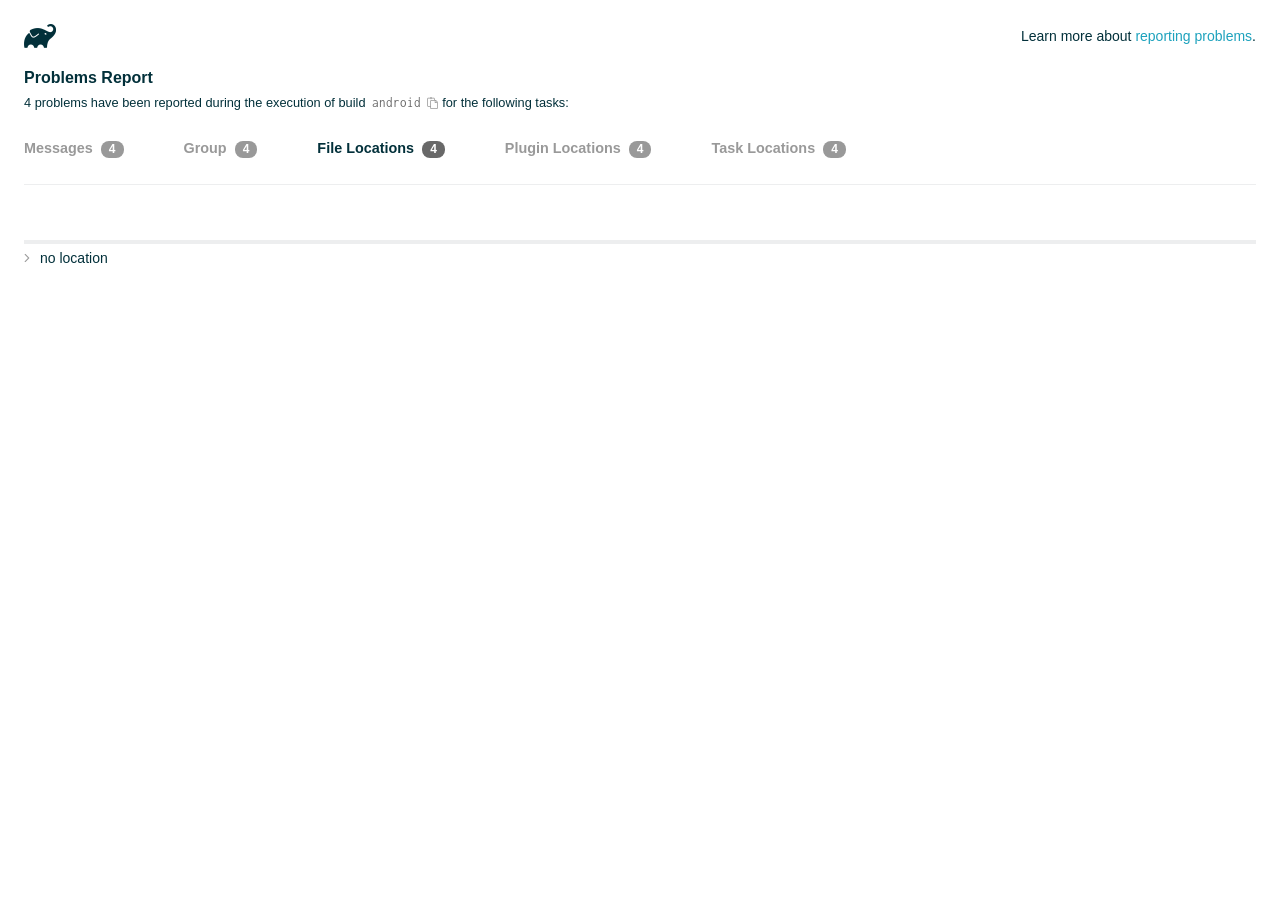
<file: android/build/reports/problems/problems-report.html>
<!DOCTYPE html>

<html lang="en">
<head>
    <!-- Required meta tags -->
    <meta charset="utf-8">
    <meta name="viewport" content="width=device-width, initial-scale=1, shrink-to-fit=no">

                    <style type="text/css">
                /*! normalize.css v7.0.0 | MIT License | github.com/necolas/normalize.css */
html {
    line-height: 1.15;
    -ms-text-size-adjust: 100%;
    -webkit-text-size-adjust: 100%
}

body {
    margin: 0
}

article, aside, footer, header, nav, section {
    display: block
}

h1 {
    font-size: 2em;
    margin: .67em 0
}

figcaption, figure, main {
    display: block
}

figure {
    margin: 1em 40px
}

hr {
    box-sizing: content-box;
    height: 0;
    overflow: visible
}

pre {
    font-family: monospace, monospace;
    font-size: 1em
}

a {
    background-color: transparent;
    -webkit-text-decoration-skip: objects
}

abbr[title] {
    border-bottom: none;
    text-decoration: underline;
    text-decoration: underline dotted
}

b, strong {
    font-weight: inherit
}

b, strong {
    font-weight: bolder
}

code, kbd, samp {
    font-family: monospace, monospace;
    font-size: 1em
}

dfn {
    font-style: italic
}

mark {
    background-color: #ff0;
    color: #000
}

small {
    font-size: 80%
}

sub, sup {
    font-size: 75%;
    line-height: 0;
    position: relative;
    vertical-align: baseline
}

sub {
    bottom: -.25em
}

sup {
    top: -.5em
}

audio, video {
    display: inline-block
}

audio:not([controls]) {
    display: none;
    height: 0
}

img {
    border-style: none
}

svg:not(:root) {
    overflow: hidden
}

button, input, optgroup, select, textarea {
    font-family: sans-serif;
    font-size: 100%;
    line-height: 1.15;
    margin: 0
}

button, input {
    overflow: visible
}

button, select {
    text-transform: none
}

[type=reset], [type=submit], button, html [type=button] {
    -webkit-appearance: button
}

[type=button]::-moz-focus-inner, [type=reset]::-moz-focus-inner, [type=submit]::-moz-focus-inner, button::-moz-focus-inner {
    border-style: none;
    padding: 0
}

[type=button]:-moz-focusring, [type=reset]:-moz-focusring, [type=submit]:-moz-focusring, button:-moz-focusring {
    outline: 1px dotted ButtonText
}

fieldset {
    padding: .35em .75em .625em
}

legend {
    box-sizing: border-box;
    color: inherit;
    display: table;
    max-width: 100%;
    padding: 0;
    white-space: normal
}

progress {
    display: inline-block;
    vertical-align: baseline
}

textarea {
    overflow: auto
}

[type=checkbox], [type=radio] {
    box-sizing: border-box;
    padding: 0
}

[type=number]::-webkit-inner-spin-button, [type=number]::-webkit-outer-spin-button {
    height: auto
}

[type=search] {
    -webkit-appearance: textfield;
    outline-offset: -2px
}

[type=search]::-webkit-search-cancel-button, [type=search]::-webkit-search-decoration {
    -webkit-appearance: none
}

::-webkit-file-upload-button {
    -webkit-appearance: button;
    font: inherit
}

details, menu {
    display: block
}

summary {
    display: list-item
}

canvas {
    display: inline-block
}

template {
    display: none
}

[hidden] {
    display: none
}

/* configuration cache styles */

.report-wrapper {
    margin: 0;
    padding: 0 24px;
}

.gradle-logo {
    width: 32px;
    height: 24px;
    background-image: url("[data-uri]");
    background-size: contain;
}

.header {
    display: flex;
    flex-wrap: wrap;
    position: fixed;
    top: 0;
    left: 0;
    width: 100%;
    padding: 24px 24px 0 24px;
    background-color: white;
    z-index: 1;
}

.learn-more {
    margin-left: auto;
    align-self: center;
    font-size: 0.875rem;
    font-weight: normal;
}

.title {
    display: flex;
    align-items: center;
    padding: 18px 0 24px 0;
    flex: 1 0 100%;
}

.content {
    font-size: 0.875rem;
    padding: 240px 0 48px;
    overflow-x: auto;
    white-space: nowrap;
}

.content ol:first-of-type {
    margin: 0;
}

.tree-btn {
    cursor: pointer;
    display: inline-block;
    width: 16px;
    height: 16px;
    background-size: contain;
    background-repeat: no-repeat;
    vertical-align: middle;
    margin-top: -0.2em;
}

.tree-btn.collapsed {
    background-image: url('data:image/svg+xml;utf8,<svg xmlns="http://www.w3.org/2000/svg" viewBox="0 0 192 512"><path d="M166.9 264.5l-117.8 116c-4.7 4.7-12.3 4.7-17 0l-7.1-7.1c-4.7-4.7-4.7-12.3 0-17L127.3 256 25.1 155.6c-4.7-4.7-4.7-12.3 0-17l7.1-7.1c4.7-4.7 12.3-4.7 17 0l117.8 116c4.6 4.7 4.6 12.3-.1 17z" fill="%23999999" stroke="%23999999"/></svg>');
}

.tree-btn.expanded {
    background-image: url('data:image/svg+xml;utf8,<svg xmlns="http://www.w3.org/2000/svg" viewBox="0 0 256 512"><path d="M119.5 326.9L3.5 209.1c-4.7-4.7-4.7-12.3 0-17l7.1-7.1c4.7-4.7 12.3-4.7 17 0L128 287.3l100.4-102.2c4.7-4.7 12.3-4.7 17 0l7.1 7.1c4.7 4.7 4.7 12.3 0 17L136.5 327c-4.7 4.6-12.3 4.6-17-.1z" fill="%23999999" stroke="%23999999"/></svg>');
}

ul .tree-btn {
    margin-right: 3px;
}

.leaf-icon {
    display: inline-block;
    width: 16px;
    height: 16px;
    background-image: url('data:image/svg+xml;utf8,<svg xmlns="http://www.w3.org/2000/svg" viewBox="0 0 256 512"><path d="M32 256 H224" stroke="%23999999" stroke-width="48" stroke-linecap="round"/></svg>');
    background-size: contain;
    background-repeat: no-repeat;
    vertical-align: middle;
    margin-top: -0.2em;
}

.invisible-text {
    user-select: all; /* Allow the text to be selectable */
    color: transparent; /* Hide the text */
    text-indent: -9999px; /* Move the text out of view */
    position: relative;
    white-space: pre; /* Preserve meaningful whitespace in the invisible text for copying */
}

.text-for-copy {
    display: inline-block;
}

.enum-icon {
    display: inline-block;
    width: 16px;
    height: 16px;
    background-image: url('data:image/svg+xml;utf8,<svg xmlns="http://www.w3.org/2000/svg" viewBox="0 0 1024 1024"><circle cx="512" cy="512" r="200" /></svg>');
    background-size: contain;
    background-repeat: no-repeat;
    vertical-align: middle;
    margin-inline-start: 0.5ex;
    margin-inline-end: 0.5ex;
    margin-top: -0.2em;
}

.error-icon {
    display: inline-block;
    width: 16px;
    height: 16px;
    background-image: url('data:image/svg+xml;utf8,<svg xmlns="http://www.w3.org/2000/svg" viewBox="0 0 320 512"><path d="M193.94 256L296.5 153.44l21.15-21.15c3.12-3.12 3.12-8.19 0-11.31l-22.63-22.63c-3.12-3.12-8.19-3.12-11.31 0L160 222.06 36.29 98.34c-3.12-3.12-8.19-3.12-11.31 0L2.34 120.97c-3.12 3.12-3.12 8.19 0 11.31L126.06 256 2.34 379.71c-3.12 3.12-3.12 8.19 0 11.31l22.63 22.63c3.12 3.12 8.19 3.12 11.31 0L160 289.94 262.56 392.5l21.15 21.15c3.12 3.12 8.19 3.12 11.31 0l22.63-22.63c3.12-3.12 3.12-8.19 0-11.31L193.94 256z" fill="%23FC461E" stroke="%23FC461E"/></svg>');
    background-size: contain;
    background-repeat: no-repeat;
    vertical-align: middle;
    margin-inline-start: 0.5ex;
    margin-inline-end: 0.5ex;
    margin-top: -0.2em;
}

.advice-icon {
    display: inline-block;
    width: 16px;
    height: 16px;
    background-image: url('data:image/svg+xml;utf8,<svg width="800px" height="800px" viewBox="-4.93 0 122.88 122.88" version="1.1" id="Layer_1" xmlns="http://www.w3.org/2000/svg" xmlns:xlink="http://www.w3.org/1999/xlink"  style="enable-background:new 0 0 113.01 122.88" xml:space="preserve"><g><path d="M44.13,102.06c-1.14,0.03-2.14-0.81-2.3-1.96c-0.17-1.2,0.64-2.31,1.82-2.54c-1.3-7.37-4.85-11.43-8.6-15.72 c-2.92-3.34-5.95-6.81-8.34-11.92c-2.35-5.03-3.64-10.23-3.6-15.63c0.05-5.4,1.42-10.96,4.4-16.71c0.02-0.04,0.04-0.07,0.06-0.11 l0,0c3.91-6.62,9.38-11.04,15.47-13.52c5.11-2.09,10.66-2.8,16.1-2.3c5.42,0.5,10.73,2.2,15.37,4.94 c5.9,3.49,10.75,8.67,13.42,15.21c1.44,3.54,2.42,7.49,2.54,11.82c0.12,4.31-0.62,8.96-2.61,13.88 c-2.66,6.59-6.18,10.68-9.47,14.51c-3.03,3.53-5.85,6.81-7.42,11.84c0.89,0.21,1.59,0.94,1.73,1.9c0.17,1.24-0.7,2.39-1.94,2.56 l-0.77,0.11c-0.14,1.09-0.23,2.26-0.27,3.51l0.25-0.04c1.24-0.17,2.39,0.7,2.56,1.94c0.17,1.24-0.7,2.39-1.94,2.56l-0.78,0.11 c0.01,0.15,0.02,0.3,0.03,0.45l0,0c0.07,0.88,0.08,1.73,0.03,2.54l0.13-0.02c1.25-0.15,2.38,0.74,2.54,1.98 c0.15,1.25-0.74,2.38-1.98,2.54l-1.68,0.21c-1.2,3.11-3.34,5.48-5.87,6.94c-1.74,1.01-3.67,1.59-5.61,1.71 c-1.97,0.12-3.96-0.25-5.78-1.13c-2.08-1.02-3.94-2.71-5.29-5.14c-0.65-0.33-1.13-0.97-1.23-1.75c-0.04-0.31-0.01-0.61,0.07-0.89 c-0.39-1.16-0.68-2.43-0.87-3.83l-0.07,0.01c-1.24,0.17-2.39-0.7-2.56-1.94c-0.17-1.24,0.7-2.39,1.94-2.56l0.54-0.08 C44.19,104.32,44.18,103.16,44.13,102.06L44.13,102.06z M2.18,58.86C1.01,58.89,0.04,57.98,0,56.81c-0.04-1.17,0.88-2.14,2.05-2.18 l8.7-0.3c1.17-0.04,2.14,0.88,2.18,2.05c0.04,1.17-0.88,2.14-2.05,2.18L2.18,58.86L2.18,58.86z M110.68,50.25 c1.16-0.12,2.2,0.73,2.32,1.89c0.12,1.16-0.73,2.2-1.89,2.32l-8.66,0.91c-1.16,0.12-2.2-0.73-2.32-1.89 c-0.12-1.16,0.73-2.2,1.89-2.32L110.68,50.25L110.68,50.25z M94.91,14.78c0.65-0.97,1.96-1.23,2.93-0.58 c0.97,0.65,1.23,1.96,0.58,2.93l-4.84,7.24c-0.65,0.97-1.96,1.23-2.93,0.58c-0.97-0.65-1.23-1.96-0.58-2.93L94.91,14.78 L94.91,14.78z M57.63,2.06c0.03-1.17,1-2.09,2.16-2.06c1.17,0.03,2.09,1,2.06,2.16l-0.22,8.7c-0.03,1.17-1,2.09-2.16,2.06 c-1.17-0.03-2.09-1-2.06-2.16L57.63,2.06L57.63,2.06z M13.88,15.53c-0.86-0.8-0.9-2.14-0.11-2.99c0.8-0.86,2.14-0.9,2.99-0.11 l6.37,5.94c0.86,0.8,0.9,2.14,0.11,2.99c-0.8,0.86-2.14,0.9-2.99,0.11L13.88,15.53L13.88,15.53z M47.88,96.95l18.49-2.63 c1.59-6.7,5.05-10.73,8.8-15.08c3.08-3.58,6.36-7.4,8.76-13.34c1.76-4.35,2.41-8.43,2.31-12.19c-0.1-3.75-0.96-7.21-2.24-10.34 c-2.3-5.63-6.51-10.11-11.65-13.15c-4.11-2.43-8.8-3.94-13.59-4.37c-4.77-0.44-9.64,0.19-14.13,2.02 c-5.26,2.15-9.99,5.97-13.39,11.72c-2.64,5.12-3.86,10.02-3.9,14.73c-0.04,4.74,1.11,9.33,3.2,13.8c2.13,4.56,4.97,7.8,7.69,10.92 C42.47,83.9,46.48,88.49,47.88,96.95L47.88,96.95z M65.62,99.02l-17.27,2.45c0.05,1.1,0.07,2.25,0.05,3.47l17.05-2.42 C65.47,101.29,65.52,100.12,65.62,99.02L65.62,99.02z M48.49,109.52c0.12,0.92,0.3,1.76,0.53,2.54l16.55-2.04 c0.11-0.86,0.13-1.77,0.05-2.74l0,0l0-0.02l-0.01-0.17L48.49,109.52L48.49,109.52z M51.37,116.36c0.64,0.67,1.35,1.19,2.1,1.55 c1.15,0.56,2.42,0.79,3.67,0.72c1.29-0.08,2.57-0.47,3.74-1.15c1.1-0.64,2.09-1.53,2.88-2.65L51.37,116.36L51.37,116.36z"/></g></svg>');
    background-size: contain;
    background-repeat: no-repeat;
    vertical-align: middle;
    margin-inline-start: 0.5ex;
    margin-inline-end: 0.5ex;
    margin-top: -0.2em;
}

.warning-icon {
    display: inline-block;
    width: 13px;
    height: 13px;
    background-image: url('data:image/svg+xml;utf8,<svg xmlns="http://www.w3.org/2000/svg" viewBox="0 0 576 512"><path d="M270.2 160h35.5c3.4 0 6.1 2.8 6 6.2l-7.5 196c-.1 3.2-2.8 5.8-6 5.8h-20.5c-3.2 0-5.9-2.5-6-5.8l-7.5-196c-.1-3.4 2.6-6.2 6-6.2zM288 388c-15.5 0-28 12.5-28 28s12.5 28 28 28 28-12.5 28-28-12.5-28-28-28zm281.5 52L329.6 24c-18.4-32-64.7-32-83.2 0L6.5 440c-18.4 31.9 4.6 72 41.6 72H528c36.8 0 60-40 41.5-72zM528 480H48c-12.3 0-20-13.3-13.9-24l240-416c6.1-10.6 21.6-10.7 27.7 0l240 416c6.2 10.6-1.5 24-13.8 24z" fill="%23DEAD22" stroke="%23DEAD22"/></svg>');
    background-size: contain;
    background-repeat: no-repeat;
    vertical-align: middle;
    margin-inline-start: 0.3ex;
    margin-inline-end: 1.1ex;
    margin-top: -0.1em;
}

.documentation-button {
    cursor: pointer;
    display: inline-block;
    width: 13px;
    height: 13px;
    background-image: url('data:image/svg+xml;utf8,<svg xmlns="http://www.w3.org/2000/svg" viewBox="0 0 512 512"><path d="M256 340c-15.464 0-28 12.536-28 28s12.536 28 28 28 28-12.536 28-28-12.536-28-28-28zm7.67-24h-16c-6.627 0-12-5.373-12-12v-.381c0-70.343 77.44-63.619 77.44-107.408 0-20.016-17.761-40.211-57.44-40.211-29.144 0-44.265 9.649-59.211 28.692-3.908 4.98-11.054 5.995-16.248 2.376l-13.134-9.15c-5.625-3.919-6.86-11.771-2.645-17.177C185.658 133.514 210.842 116 255.67 116c52.32 0 97.44 29.751 97.44 80.211 0 67.414-77.44 63.849-77.44 107.408V304c0 6.627-5.373 12-12 12zM256 40c118.621 0 216 96.075 216 216 0 119.291-96.61 216-216 216-119.244 0-216-96.562-216-216 0-119.203 96.602-216 216-216m0-32C119.043 8 8 119.083 8 256c0 136.997 111.043 248 248 248s248-111.003 248-248C504 119.083 392.957 8 256 8z" fill="%23999999" stroke="%23999999"/></svg>');
    background-size: contain;
    background-repeat: no-repeat;
    vertical-align: middle;
    margin-inline-start: 0.5ex;
    margin-inline-end: 0.5ex;
    margin-top: -0.2em;
}

.documentation-button::selection {
    color: transparent;
}

.documentation-button:hover {
    color: transparent;
}

.copy-button {
    cursor: pointer;
    display: inline-block;
    width: 12px;
    height: 12px;
    background-image: url('data:image/svg+xml;utf8,<svg xmlns="http://www.w3.org/2000/svg" viewBox="0 0 448 512"><path d="M433.941 193.941l-51.882-51.882A48 48 0 0 0 348.118 128H320V80c0-26.51-21.49-48-48-48h-66.752C198.643 13.377 180.858 0 160 0s-38.643 13.377-45.248 32H48C21.49 32 0 53.49 0 80v288c0 26.51 21.49 48 48 48h80v48c0 26.51 21.49 48 48 48h224c26.51 0 48-21.49 48-48V227.882a48 48 0 0 0-14.059-33.941zm-22.627 22.627a15.888 15.888 0 0 1 4.195 7.432H352v-63.509a15.88 15.88 0 0 1 7.431 4.195l51.883 51.882zM160 30c9.941 0 18 8.059 18 18s-8.059 18-18 18-18-8.059-18-18 8.059-18 18-18zM48 384c-8.822 0-16-7.178-16-16V80c0-8.822 7.178-16 16-16h66.752c6.605 18.623 24.389 32 45.248 32s38.643-13.377 45.248-32H272c8.822 0 16 7.178 16 16v48H176c-26.51 0-48 21.49-48 48v208H48zm352 96H176c-8.822 0-16-7.178-16-16V176c0-8.822 7.178-16 16-16h144v72c0 13.2 10.8 24 24 24h72v208c0 8.822-7.178 16-16 16z" fill="%23999999" stroke="%23999999"/></svg>');
    background-size: contain;
    background-repeat: no-repeat;
    vertical-align: middle;
    margin-inline-start: 0.5ex;
    margin-top: -0.2em;
}

.groups{
    display: flex;
    border-bottom: 1px solid #EDEEEF;
    flex: 1 0 100%;
}

.uncategorized {
    display: flex;
    border-top: 4px solid #EDEEEF;
    flex: 1 0 100%;
}

.group-selector {
    padding: 0 52px 24px 0;
    font-size: 0.9rem;
    font-weight: bold;
    color: #999999;
    cursor: pointer;
}

.group-selector__count {
    margin: 0 8px;
    border-radius: 8px;
    background-color: #999;
    color: #fff;
    padding: 1px 8px 2px;
    font-size: 0.75rem;
}

.group-selector--active {
    color: #02303A;
    cursor: auto;
}

.group-selector--active .group-selector__count {
    background-color: #686868;
}

.group-selector--disabled {
    cursor: not-allowed;
}

.accordion-header {
    cursor: pointer;
}

.container {
    padding-left: 0.5em;
    padding-right: 0.5em;
}

.stacktrace {
    border-radius: 4px;
    overflow-x: auto;
    padding: 0.5rem;
    margin-bottom: 0;
    min-width: 1000px;
}

/* Lato (bold, regular) */
@font-face {
    font-display: swap;
    font-family: Lato;
    font-weight: 500;
    font-style: normal;
    src: url("https://assets.gradle.com/lato/fonts/lato-semibold/lato-semibold.woff2") format("woff2"),
    url("https://assets.gradle.com/lato/fonts/lato-semibold/lato-semibold.woff") format("woff");
}

@font-face {
    font-display: swap;
    font-family: Lato;
    font-weight: bold;
    font-style: normal;
    src: url("https://assets.gradle.com/lato/fonts/lato-bold/lato-bold.woff2") format("woff2"),
    url("https://assets.gradle.com/lato/fonts/lato-bold/lato-bold.woff") format("woff");
}

* {
    -webkit-box-sizing: border-box;
    -moz-box-sizing: border-box;
    box-sizing: border-box;
}

html,
body {
    margin: 0;
    padding: 0;
}

html {
    font-family: "Lato", "Helvetica Neue", Arial, sans-serif;
    font-size: 16px;
    font-weight: 400;
    line-height: 1.5;
}

body {
    color: #02303A;
    background-color: #ffffff;
    -webkit-text-size-adjust: 100%;
    -ms-text-size-adjust: 100%;
    -webkit-font-smoothing: antialiased;
}


/* typography */
h1, h2, h3, h4, h5, h6 {
    color: #02303A;
    text-rendering: optimizeLegibility;
    margin: 0;
}

h1 {
    font-size: 1rem;
}

h2 {
    font-size: 0.9rem;
}

h3 {
    font-size: 1.125rem;
}

h4, h5, h6 {
    font-size: 0.875rem;
}

h1 code {
    font-weight: bold;
}

ul, ol, dl {
    list-style-position: outside;
    line-height: 1.6;
    padding: 0;
    margin: 0 0 0 20px;
    list-style-type: none;
}

li {
    line-height: 2;
}

a {
    color: #1DA2BD;
    text-decoration: none;
    transition: all 0.3s ease, visibility 0s;
}

a:hover {
    color: #35c1e4;
}

/* code */
code, pre {
    font-family: Inconsolata, Monaco, "Courier New", monospace;
    font-style: normal;
    font-variant-ligatures: normal;
    font-variant-caps: normal;
    font-variant-numeric: normal;
    font-variant-east-asian: normal;
    font-weight: normal;
    font-stretch: normal;
    color: #686868;
}

*:not(pre) > code {
    letter-spacing: 0;
    padding: 0.1em 0.5ex;
    text-rendering: optimizeSpeed;
    word-spacing: -0.15em;
    word-wrap: break-word;
}

pre {
    font-size: 0.75rem;
    line-height: 1.8;
    margin-top: 0;
    margin-bottom: 1.5em;
    padding: 1rem;
}

pre code {
    background-color: transparent;
    color: inherit;
    line-height: 1.8;
    font-size: 100%;
    padding: 0;
}

a code {
    color: #1BA8CB;
}

pre.code, pre.programlisting, pre.screen, pre.tt {
    background-color: #f7f7f8;
    border-radius: 4px;
    font-size: 1em;
    line-height: 1.45;
    margin-bottom: 1.25em;
    overflow-x: auto;
    padding: 1rem;
}

li em, p em {
    padding: 0 1px;
}

code em, tt em {
    text-decoration: none;
}

code + .copy-button {
    margin-inline-start: 0.2ex;
}

.java-exception {
    font-size: 0.75rem;
    padding-left: 24px;
}

.java-exception ul {
    margin: 0;
    line-height: inherit;
}

.java-exception code {
    white-space: pre;
}

.java-exception-part-toggle {
    user-select: none;
    cursor: pointer;
    border-radius: 2px;
    padding: 0.1em 0.2em;
    background: azure;
    color: #686868;
}

                </style>
    <!-- Inconsolata is used as a default monospace font in the report. -->
    <link rel="stylesheet" href="https://fonts.googleapis.com/css?family=Inconsolata:400,700" />

    <title>Gradle Configuration Cache</title>
</head>
<body>

<div id="playground"></div>

<div class="report" id="report">
    Loading...
</div>

<script type="text/javascript">
function configurationCacheProblems() { return (
// begin-report-data
{"diagnostics":[{"locations":[{}],"problem":[{"text":"Properties should be assigned using the 'propName = value' syntax. Setting a property via the Gradle-generated 'propName value' or 'propName(value)' syntax in Groovy DSL has been deprecated."}],"severity":"WARNING","problemDetails":[{"text":"This is scheduled to be removed in Gradle 10.0."}],"contextualLabel":"Properties should be assigned using the 'propName = value' syntax. Setting a property via the Gradle-generated 'propName value' or 'propName(value)' syntax in Groovy DSL has been deprecated.","documentationLink":"https://docs.gradle.org/8.14/userguide/upgrading_version_8.html#groovy_space_assignment_syntax","problemId":[{"name":"deprecation","displayName":"Deprecation"},{"name":"properties-should-be-assigned-using-the-propname-value-syntax-setting-a-property-via-the-gradle-generated-propname-value-or-propname-value-syntax-in-groovy-dsl","displayName":"Properties should be assigned using the 'propName = value' syntax. Setting a property via the Gradle-generated 'propName value' or 'propName(value)' syntax in Groovy DSL has been deprecated."}],"solutions":[[{"text":"Use assignment ('group = <value>') instead."}]]},{"locations":[{}],"problem":[{"text":"Properties should be assigned using the 'propName = value' syntax. Setting a property via the Gradle-generated 'propName value' or 'propName(value)' syntax in Groovy DSL has been deprecated."}],"severity":"WARNING","problemDetails":[{"text":"This is scheduled to be removed in Gradle 10.0."}],"contextualLabel":"Properties should be assigned using the 'propName = value' syntax. Setting a property via the Gradle-generated 'propName value' or 'propName(value)' syntax in Groovy DSL has been deprecated.","documentationLink":"https://docs.gradle.org/8.14/userguide/upgrading_version_8.html#groovy_space_assignment_syntax","problemId":[{"name":"deprecation","displayName":"Deprecation"},{"name":"properties-should-be-assigned-using-the-propname-value-syntax-setting-a-property-via-the-gradle-generated-propname-value-or-propname-value-syntax-in-groovy-dsl","displayName":"Properties should be assigned using the 'propName = value' syntax. Setting a property via the Gradle-generated 'propName value' or 'propName(value)' syntax in Groovy DSL has been deprecated."}],"solutions":[[{"text":"Use assignment ('version = <value>') instead."}]]},{"locations":[{}],"problem":[{"text":"Properties should be assigned using the 'propName = value' syntax. Setting a property via the Gradle-generated 'propName value' or 'propName(value)' syntax in Groovy DSL has been deprecated."}],"severity":"WARNING","problemDetails":[{"text":"This is scheduled to be removed in Gradle 10.0."}],"contextualLabel":"Properties should be assigned using the 'propName = value' syntax. Setting a property via the Gradle-generated 'propName value' or 'propName(value)' syntax in Groovy DSL has been deprecated.","documentationLink":"https://docs.gradle.org/8.14/userguide/upgrading_version_8.html#groovy_space_assignment_syntax","problemId":[{"name":"deprecation","displayName":"Deprecation"},{"name":"properties-should-be-assigned-using-the-propname-value-syntax-setting-a-property-via-the-gradle-generated-propname-value-or-propname-value-syntax-in-groovy-dsl","displayName":"Properties should be assigned using the 'propName = value' syntax. Setting a property via the Gradle-generated 'propName value' or 'propName(value)' syntax in Groovy DSL has been deprecated."}],"solutions":[[{"text":"Use assignment ('compileSdk = <value>') instead."}]]},{"locations":[{}],"problem":[{"text":"Properties should be assigned using the 'propName = value' syntax. Setting a property via the Gradle-generated 'propName value' or 'propName(value)' syntax in Groovy DSL has been deprecated."}],"severity":"WARNING","problemDetails":[{"text":"This is scheduled to be removed in Gradle 10.0."}],"contextualLabel":"Properties should be assigned using the 'propName = value' syntax. Setting a property via the Gradle-generated 'propName value' or 'propName(value)' syntax in Groovy DSL has been deprecated.","documentationLink":"https://docs.gradle.org/8.14/userguide/upgrading_version_8.html#groovy_space_assignment_syntax","problemId":[{"name":"deprecation","displayName":"Deprecation"},{"name":"properties-should-be-assigned-using-the-propname-value-syntax-setting-a-property-via-the-gradle-generated-propname-value-or-propname-value-syntax-in-groovy-dsl","displayName":"Properties should be assigned using the 'propName = value' syntax. Setting a property via the Gradle-generated 'propName value' or 'propName(value)' syntax in Groovy DSL has been deprecated."}],"solutions":[[{"text":"Use assignment ('namespace = <value>') instead."}]]}],"problemsReport":{"totalProblemCount":4,"buildName":"android","requestedTasks":"","documentationLink":"https://docs.gradle.org/8.14/userguide/reporting_problems.html","documentationLinkCaption":"Problem report","summaries":[]}}
// end-report-data
);}
</script>
                <script type="text/javascript">
                !function(n,t){"object"==typeof exports&&"object"==typeof module?module.exports=t():"function"==typeof define&&define.amd?define([],t):"object"==typeof exports?exports["configuration-cache-report"]=t():n["configuration-cache-report"]=t()}(this,(()=>(({70:function(){void 0===ArrayBuffer.isView&&(ArrayBuffer.isView=function(n){return null!=n&&null!=n.__proto__&&n.__proto__.__proto__===Int8Array.prototype.__proto__}),void 0===Math.imul&&(Math.imul=function(n,t){return(4294901760&n)*(65535&t)+(65535&n)*(0|t)|0}),this["configuration-cache-report"]=function(n){"use strict";var t,r,i,e,u,o,f,s,c,a,h,l,_,v,d,g,w,b,p,m,k,q,y,B,C,x,j,P,I,S,z,T,E,L,N,A,M,F,D,O,R,H,$,G,U,V,Q,Z,Y,W,K,X,J,nn,tn,rn,en,un,on,fn,sn,cn,an,hn,ln,_n,vn,dn,gn,wn,bn,pn,mn,kn,qn,yn,Bn,Cn,xn,jn,Pn,In,Sn,zn,Tn,En,Ln,Nn,An,Mn=Math.imul,Fn=ArrayBuffer.isView;function Dn(n,t){if(!(t>=0))throw _u(ce("Requested element count "+t+" is less than zero."));return function(n,t){if(!(t>=0))throw _u(ce("Requested element count "+t+" is less than zero."));if(0===t)return Ct();if(t>=n.length)return function(n){switch(n.length){case 0:return Ct();case 1:return qr(n[0]);default:return function(n){return Hr(function(n){return new It(n,!1)}(n))}(n)}}(n);if(1===t)return qr(n[0]);var r=0,i=Rr(),e=0,u=n.length;n:for(;e<u;){var o=n[e];if(e=e+1|0,i.d(o),(r=r+1|0)===t)break n}return i}(n,rt(n.length-t|0,0))}function On(n,t,r,i,e,u,o){return t=t===A?", ":t,r=r===A?"":r,i=i===A?"":i,e=e===A?-1:e,u=u===A?"...":u,o=o===A?null:o,function(n,t,r,i,e,u,o,f){r=r===A?", ":r,i=i===A?"":i,e=e===A?"":e,u=u===A?-1:u,o=o===A?"...":o,f=f===A?null:f,t.e(i);var s=0,c=0,a=n.length;n:for(;c<a;){var h=n[c];if(c=c+1|0,(s=s+1|0)>1&&t.e(r),!(u<0||s<=u))break n;Jt(t,h,f)}return u>=0&&s>u&&t.e(o),t.e(e),t}(n,Bi(),t,r,i,e,u,o).toString()}function Rn(n){return n.length-1|0}function Hn(n,t){if(null==t){var r=0,i=n.length-1|0;if(r<=i)do{var e=r;if(r=r+1|0,null==n[e])return e}while(r<=i)}else{var u=0,o=n.length-1|0;if(u<=o)do{var f=u;if(u=u+1|0,le(t,n[f]))return f}while(u<=o)}return-1}function $n(n,t,r,i,e,u,o){return t=t===A?", ":t,r=r===A?"":r,i=i===A?"":i,e=e===A?-1:e,u=u===A?"...":u,o=o===A?null:o,Gn(n,Bi(),t,r,i,e,u,o).toString()}function Gn(n,t,r,i,e,u,o,f){r=r===A?", ":r,i=i===A?"":i,e=e===A?"":e,u=u===A?-1:u,o=o===A?"...":o,f=f===A?null:f,t.e(i);var s=0,c=n.f();n:for(;c.g();){var a=c.h();if((s=s+1|0)>1&&t.e(r),!(u<0||s<=u))break n;Jt(t,a,f)}return u>=0&&s>u&&t.e(o),t.e(e),t}function Un(n){if(n.i())throw xu("List is empty.");return n.j(0)}function Vn(n){return new tt(n)}function Qn(n){if(Ke(n,Di)){var t;switch(n.k()){case 0:t=Ct();break;case 1:t=qr(Ke(n,Fi)?n.j(0):n.f().h());break;default:t=Zn(n)}return t}return xt(Xn(n))}function Zn(n){return Hr(n)}function Yn(n){if(Ke(n,Di)&&n.k()<=1)return Qn(n);var t=Xn(n);return function(n){var t=(n.k()/2|0)-1|0;if(t<0)return br();var r=jt(n),i=0;if(i<=t)do{var e=i;i=i+1|0;var u=n.j(e);n.f4(e,n.j(r)),n.f4(r,u),r=r-1|0}while(e!==t)}(t),t}function Wn(n,t){if(!(t>=0))throw _u(ce("Requested element count "+t+" is less than zero."));return function(n,t){if(!(t>=0))throw _u(ce("Requested element count "+t+" is less than zero."));if(0===t)return Ct();if(Ke(n,Di)){if(t>=n.k())return Qn(n);if(1===t)return qr(function(n){if(Ke(n,Fi))return Un(n);var t=n.f();if(!t.g())throw xu("Collection is empty.");return t.h()}(n))}var r=0,i=Rr(),e=n.f();n:for(;e.g();){var u=e.h();if(i.d(u),(r=r+1|0)===t)break n}return xt(i)}(n,rt(n.k()-t|0,0))}function Kn(n,t){if(!(t>=0))throw _u(ce("Requested element count "+t+" is less than zero."));if(0===t)return Ct();var r=n.k();if(t>=r)return Qn(n);if(1===t)return qr(Jn(n));var i=Rr();if(Ke(n,bi)){var e=r-t|0;if(e<r)do{var u=e;e=e+1|0,i.d(n.j(u))}while(e<r)}else for(var o=n.l(r-t|0);o.g();){var f=o.h();i.d(f)}return i}function Xn(n){return Ke(n,Di)?Zn(n):nt(n,Or())}function Jn(n){if(n.i())throw xu("List is empty.");return n.j(jt(n))}function nt(n,t){for(var r=n.f();r.g();){var i=r.h();t.d(i)}return t}function tt(n){this.n_1=n}function rt(n,t){return n<t?t:n}function it(n,t){return n>t?t:n}function et(n,t){return Kt().q(n,t,-1)}function ut(n,t){return new Ft(n,t)}function ot(n){var t=n.f();if(!t.g())return Ct();var r=t.h();if(!t.g())return qr(r);var i=Or();for(i.d(r);t.g();)i.d(t.h());return i}function ft(n){this.r_1=n}function st(n,t){this.s_1=n,this.t_1=t}function ct(){}function at(n){this.x_1=n,this.w_1=0}function ht(n,t){this.a1_1=n,at.call(this,n),_t().b1(t,this.a1_1.k()),this.w_1=t}function lt(){t=this}function _t(){return null==t&&new lt,t}function vt(){_t(),ct.call(this)}function dt(n){this.h1_1=n}function gt(n,t){return t===n?"(this Map)":Vi(t)}function wt(n,t){var r;n:{for(var i=n.o().f();i.g();){var e=i.h();if(le(e.j1(),t)){r=e;break n}}r=null}return r}function bt(){r=this}function pt(){return null==r&&new bt,r}function mt(n){this.q1_1=n,ct.call(this)}function kt(){pt(),this.n1_1=null,this.o1_1=null}function qt(){i=this}function yt(){return null==i&&new qt,i}function Bt(n){return n.length>0?ou(n):Ct()}function Ct(){return null==e&&new Pt,e}function xt(n){switch(n.k()){case 0:return Ct();case 1:return qr(n.j(0));default:return n}}function jt(n){return n.k()-1|0}function Pt(){e=this,this.z1_1=new ke(-1478467534,-1720727600)}function It(n,t){this.b2_1=n,this.c2_1=t}function St(){u=this}function zt(){return null==u&&new St,u}function Tt(n,t){return Ke(n,Di)?n.k():t}function Et(n,t){if(Ke(t,Di))return n.m(t);for(var r=!1,i=t.f();i.g();){var e=i.h();n.d(e)&&(r=!0)}return r}function Lt(){}function Nt(n,t){this.h2_1=n,this.g2_1=n.i2_1.l(function(n,t){if(!(0<=t&&t<=n.k()))throw du("Position index "+t+" must be in range ["+Ve(0,n.k())+"].");return n.k()-t|0}(n,t))}function At(n){vt.call(this),this.i2_1=n}function Mt(n){this.k2_1=n,this.j2_1=n.l2_1.f()}function Ft(n,t){this.l2_1=n,this.m2_1=t}function Dt(n){for(;n.n2_1.g();){var t=n.n2_1.h();if(n.q2_1.t2_1(t)===n.q2_1.s2_1)return n.p2_1=t,n.o2_1=1,br()}n.o2_1=0}function Ot(n){this.q2_1=n,this.n2_1=n.r2_1.f(),this.o2_1=-1,this.p2_1=null}function Rt(n,t,r){t=t===A||t,this.r2_1=n,this.s2_1=t,this.t2_1=r}function Ht(){return null==o&&new $t,o}function $t(){o=this,this.u2_1=new ke(1993859828,793161749)}function Gt(n,t,r){return Ut(Ut(n,r)-Ut(t,r)|0,r)}function Ut(n,t){var r=n%t|0;return r>=0?r:r+t|0}function Vt(){f=this,this.p_1=new Zt(1,0)}function Qt(){return null==f&&new Vt,f}function Zt(n,t){Qt(),Xt.call(this,n,t,1)}function Yt(n,t,r){Lt.call(this),this.d3_1=r,this.e3_1=t,this.f3_1=this.d3_1>0?n<=t:n>=t,this.g3_1=this.f3_1?n:this.e3_1}function Wt(){s=this}function Kt(){return null==s&&new Wt,s}function Xt(n,t,r){if(Kt(),0===r)throw _u("Step must be non-zero.");if(r===mr().MIN_VALUE)throw _u("Step must be greater than Int.MIN_VALUE to avoid overflow on negation.");this.z2_1=n,this.a3_1=function(n,t,r){var i;if(r>0)i=n>=t?t:t-Gt(t,n,r)|0;else{if(!(r<0))throw _u("Step is zero.");i=n<=t?t:t+Gt(n,t,0|-r)|0}return i}(n,t,r),this.b3_1=r}function Jt(n,t,r){null!=r?n.e(r(t)):null==t||nu(t)?n.e(t):t instanceof Mi?n.i3(t.h3_1):n.e(Vi(t))}function nr(n,t,r){if(n===t)return!0;if(!(r=r!==A&&r))return!1;var i=xi(n),e=xi(t);return i===e||le(new Mi(ne(Li(i).toLowerCase(),0)),new Mi(ne(Li(e).toLowerCase(),0)))}function tr(n){return re(n)-1|0}function rr(n,t,r,i){return r=r===A?0:r,(i=i!==A&&i)||"string"!=typeof n?ir(n,t,r,re(n),i):n.indexOf(t,r)}function ir(n,t,r,i,e,u){var o=(u=u!==A&&u)?et(it(r,tr(n)),rt(i,0)):Ve(rt(r,0),it(i,re(n)));if("string"==typeof n&&"string"==typeof t){var f=o.z2_1,s=o.a3_1,c=o.b3_1;if(c>0&&f<=s||c<0&&s<=f)do{var a=f;if(f=f+c|0,Ti(t,0,n,a,re(t),e))return a}while(a!==s)}else{var h=o.z2_1,l=o.a3_1,_=o.b3_1;if(_>0&&h<=l||_<0&&l<=h)do{var v=h;if(h=h+_|0,fr(t,0,n,v,re(t),e))return v}while(v!==l)}return-1}function er(n){var t=0,r=re(n)-1|0,i=!1;n:for(;t<=r;){var e=ji(ne(n,i?r:t));if(i){if(!e)break n;r=r-1|0}else e?t=t+1|0:i=!0}return ie(n,t,r+1|0)}function ur(n,t){return ce(ie(n,t.y2(),t.c3()+1|0))}function or(n,t,r,i,e){r=r===A?0:r,i=i!==A&&i,sr(e=e===A?0:e);var u,o,f=ou(t);return new hr(n,r,e,(u=f,o=i,function(n,t){var r=function(n,t,r,i){if(!i&&1===t.k()){var e=function(n){if(Ke(n,Fi))return function(n){var t;switch(n.k()){case 0:throw xu("List is empty.");case 1:t=n.j(0);break;default:throw _u("List has more than one element.")}return t}(n);var t=n.f();if(!t.g())throw xu("Collection is empty.");var r=t.h();if(t.g())throw _u("Collection has more than one element.");return r}(t),u=rr(n,e,r);return u<0?null:_r(u,e)}var o=Ve(rt(r,0),re(n));if("string"==typeof n){var f=o.z2_1,s=o.a3_1,c=o.b3_1;if(c>0&&f<=s||c<0&&s<=f)do{var a,h=f;f=f+c|0;n:{for(var l=t.f();l.g();){var _=l.h();if(Ti(_,0,n,h,_.length,i)){a=_;break n}}a=null}if(null!=a)return _r(h,a)}while(h!==s)}else{var v=o.z2_1,d=o.a3_1,g=o.b3_1;if(g>0&&v<=d||g<0&&d<=v)do{var w,b=v;v=v+g|0;n:{for(var p=t.f();p.g();){var m=p.h();if(fr(m,0,n,b,m.length,i)){w=m;break n}}w=null}if(null!=w)return _r(b,w)}while(b!==d)}return null}(n,u,t,o);return null==r?null:_r(r.t3_1,r.u3_1.length)}))}function fr(n,t,r,i,e,u){if(i<0||t<0||t>(re(n)-e|0)||i>(re(r)-e|0))return!1;var o=0;if(o<e)do{var f=o;if(o=o+1|0,!nr(ne(n,t+f|0),ne(r,i+f|0),u))return!1}while(o<e);return!0}function sr(n){if(!(n>=0))throw _u(ce("Limit must be non-negative, but was "+n))}function cr(n){if(n.l3_1<0)n.j3_1=0,n.m3_1=null;else{var t;if(n.o3_1.r3_1>0?(n.n3_1=n.n3_1+1|0,t=n.n3_1>=n.o3_1.r3_1):t=!1,t||n.l3_1>re(n.o3_1.p3_1))n.m3_1=Ve(n.k3_1,tr(n.o3_1.p3_1)),n.l3_1=-1;else{var r=n.o3_1.s3_1(n.o3_1.p3_1,n.l3_1);if(null==r)n.m3_1=Ve(n.k3_1,tr(n.o3_1.p3_1)),n.l3_1=-1;else{var i=r.v3(),e=r.w3();n.m3_1=function(n,t){return t<=mr().MIN_VALUE?Qt().p_1:Ve(n,t-1|0)}(n.k3_1,i),n.k3_1=i+e|0,n.l3_1=n.k3_1+(0===e?1:0)|0}}n.j3_1=1}}function ar(n){this.o3_1=n,this.j3_1=-1,this.k3_1=function(n,t,r){if(0>r)throw _u("Cannot coerce value to an empty range: maximum "+r+" is less than minimum 0.");return n<0?0:n>r?r:n}(n.q3_1,0,re(n.p3_1)),this.l3_1=this.k3_1,this.m3_1=null,this.n3_1=0}function hr(n,t,r,i){this.p3_1=n,this.q3_1=t,this.r3_1=r,this.s3_1=i}function lr(n,t){this.t3_1=n,this.u3_1=t}function _r(n,t){return new lr(n,t)}function vr(){}function dr(){}function gr(){}function wr(){c=this}function br(){return null==c&&new wr,c}function pr(){a=this,this.MIN_VALUE=-2147483648,this.MAX_VALUE=2147483647,this.SIZE_BYTES=4,this.SIZE_BITS=32}function mr(){return null==a&&new pr,a}function kr(n){for(var t=[],r=n.f();r.g();)t.push(r.h());return t}function qr(n){return 0===(t=[n]).length?Or():Hr(new It(t,!0));var t}function yr(n){return n<0&&function(){throw Pu("Index overflow has happened.")}(),n}function Br(n){return void 0!==n.toArray?n.toArray():kr(n)}function Cr(n){return function(n,t){for(var r=0,i=n.length;r<i;){var e=n[r];r=r+1|0,t.d(e)}return t}(t=[n],(r=t.length,i=de(ve(ni)),function(n,t,r){Mr.call(r),ni.call(r),r.y5_1=function(n){return Kr(n,0,de(ve(Xr)))}(n)}(r,0,i),i));var t,r,i}function xr(){ct.call(this)}function jr(n){this.j4_1=n,this.h4_1=0,this.i4_1=-1}function Pr(n,t){this.n4_1=n,jr.call(this,n),_t().b1(t,this.n4_1.k()),this.h4_1=t}function Ir(){xr.call(this),this.o4_1=0}function Sr(n){this.r4_1=n}function zr(n){this.s4_1=n}function Tr(n,t){this.t4_1=n,this.u4_1=t}function Er(){Mr.call(this)}function Lr(n){this.x4_1=n,Mr.call(this)}function Nr(n){this.e5_1=n,xr.call(this)}function Ar(){kt.call(this),this.c5_1=null,this.d5_1=null}function Mr(){xr.call(this)}function Fr(){h=this;var n=Rr();n.c_1=!0,this.i5_1=n}function Dr(){return null==h&&new Fr,h}function Or(){return n=de(ve(Gr)),t=[],Gr.call(n,t),n;var n,t}function Rr(n){return t=de(ve(Gr)),r=[],Gr.call(t,r),t;var t,r}function Hr(n){return function(n,t){var r;return r=Br(n),Gr.call(t,r),t}(n,de(ve(Gr)))}function $r(n,t){return _t().e1(t,n.k()),t}function Gr(n){Dr(),Ir.call(this),this.b_1=n,this.c_1=!1}function Ur(n,t,r,i,e){if(r===i)return n;var u=(r+i|0)/2|0,o=Ur(n,t,r,u,e),f=Ur(n,t,u+1|0,i,e),s=o===t?n:t,c=r,a=u+1|0,h=r;if(h<=i)do{var l=h;if(h=h+1|0,c<=u&&a<=i){var _=o[c],v=f[a];e.compare(_,v)<=0?(s[l]=_,c=c+1|0):(s[l]=v,a=a+1|0)}else c<=u?(s[l]=o[c],c=c+1|0):(s[l]=f[a],a=a+1|0)}while(l!==i);return s}function Vr(n,t){return(3&n)-(3&t)|0}function Qr(){_=this}function Zr(n){this.n5_1=n,Er.call(this)}function Yr(n){return function(n,t){Ar.call(t),Xr.call(t),t.t5_1=n,t.u5_1=n.w5()}(new ui((null==_&&new Qr,_)),n),n}function Wr(){return Yr(de(ve(Xr)))}function Kr(n,t,r){if(Yr(r),!(n>=0))throw _u(ce("Negative initial capacity: "+n));if(!(t>=0))throw _u(ce("Non-positive load factor: "+t));return r}function Xr(){this.v5_1=null}function Jr(n,t){return Mr.call(t),ni.call(t),t.y5_1=n,t}function ni(){}function ti(n,t){var r=ii(n,n.h6_1.m5(t));if(null==r)return null;var i=r;if(null!=i&&Xe(i))return ri(i,n,t);var e=i;return n.h6_1.l5(e.j1(),t)?e:null}function ri(n,t,r){var i;n:{for(var e=0,u=n.length;e<u;){var o=n[e];if(e=e+1|0,t.h6_1.l5(o.j1(),r)){i=o;break n}}i=null}return i}function ii(n,t){var r=n.i6_1[t];return void 0===r?null:r}function ei(n){this.g6_1=n,this.z5_1=-1,this.a6_1=Object.keys(n.i6_1),this.b6_1=-1,this.c6_1=null,this.d6_1=!1,this.e6_1=-1,this.f6_1=null}function ui(n){this.h6_1=n,this.i6_1=this.k6(),this.j6_1=0}function oi(){}function fi(n){this.n6_1=n,this.l6_1=null,this.m6_1=null,this.m6_1=this.n6_1.y6_1.v6_1}function si(){v=this;var n,t=(_i(0,0,n=de(ve(vi))),n);t.x6_1=!0,this.e7_1=t}function ci(){return null==v&&new si,v}function ai(n,t,r){this.d7_1=n,Tr.call(this,t,r),this.b7_1=null,this.c7_1=null}function hi(n){this.y6_1=n,Er.call(this)}function li(){return Yr(n=de(ve(vi))),vi.call(n),n.w6_1=Wr(),n;var n}function _i(n,t,r){return Kr(n,t,r),vi.call(r),r.w6_1=Wr(),r}function vi(){ci(),this.v6_1=null,this.x6_1=!1}function di(){d=this;var n=gi(0),t=n.y5_1;(t instanceof vi?t:pe()).j5(),this.f7_1=n}function gi(n){return function(n,t){return function(n,t,r){Jr(function(n,t){return _i(n,t,de(ve(vi)))}(n,t),r),wi.call(r)}(n,0,t),t}(n,de(ve(wi)))}function wi(){null==d&&new di}function bi(){}function pi(){}function mi(n){pi.call(this),this.k7_1=n}function ki(){qi.call(this)}function qi(){pi.call(this),this.m7_1=""}function yi(){if(!w){w=!0;var n="undefined"!=typeof process&&process.versions&&!!process.versions.node;g=n?new mi(process.stdout):new ki}}function Bi(){return n=de(ve(Ci)),Ci.call(n,""),n;var n}function Ci(n){this.o7_1=void 0!==n?n:""}function xi(n){var t=Li(n).toUpperCase();return t.length>1?n:ne(t,0)}function ji(n){return function(n){return 9<=n&&n<=13||28<=n&&n<=32||160===n||n>4096&&(5760===n||8192<=n&&n<=8202||8232===n||8233===n||8239===n||8287===n||12288===n)}(n)}function Pi(){b=this,this.q7_1=new RegExp("[\\\\^$*+?.()|[\\]{}]","g"),this.r7_1=new RegExp("[\\\\$]","g"),this.s7_1=new RegExp("\\$","g")}function Ii(){return null==b&&new Pi,b}function Si(n,t){Ii(),this.v7_1=n,this.w7_1=function(n){if(Ke(n,Di)){var t;switch(n.k()){case 0:t=Ht();break;case 1:t=Cr(Ke(n,Fi)?n.j(0):n.f().h());break;default:t=nt(n,gi(n.k()))}return t}return function(n){switch(n.k()){case 0:return Ht();case 1:return Cr(n.f().h());default:return n}}(nt(n,(r=de(ve(wi)),Jr(li(),r),wi.call(r),r)));var r}(t),this.x7_1=new RegExp(n,$n(t,"","gu",A,A,A,zi)),this.y7_1=null,this.z7_1=null}function zi(n){return n.d8_1}function Ti(n,t,r,i,e,u){return fr(n,t,r,i,e,u=u!==A&&u)}function Ei(n,t){return n-t|0}function Li(n){return String.fromCharCode(n)}function Ni(){p=this,this.e8_1=0,this.f8_1=65535,this.g8_1=55296,this.h8_1=56319,this.i8_1=56320,this.j8_1=57343,this.k8_1=55296,this.l8_1=57343,this.m8_1=2,this.n8_1=16}function Ai(){return null==p&&new Ni,p}function Mi(n){Ai(),this.h3_1=n}function Fi(){}function Di(){}function Oi(){}function Ri(){}function Hi(){}function $i(){}function Gi(){m=this}function Ui(n,t){null==m&&new Gi,this.p8_1=n,this.q8_1=t}function Vi(n){var t=null==n?null:ce(n);return null==t?"null":t}function Qi(n){return new Zi(n)}function Zi(n){this.t8_1=n,this.s8_1=0}function Yi(){return Ji(),k}function Wi(){return Ji(),q}function Ki(){return Ji(),y}function Xi(){return Ji(),B}function Ji(){x||(x=!0,k=new ArrayBuffer(8),q=new Float64Array(Yi()),new Float32Array(Yi()),y=new Int32Array(Yi()),Wi()[0]=-1,B=0!==Ki()[0]?1:0,C=1-Xi()|0)}function ne(n,t){var r;if(te(n)){var i,e=n.charCodeAt(t);if(Ai(),e<0?i=!0:(Ai(),i=e>65535),i)throw _u("Invalid Char code: "+e);r=Ue(e)}else r=n.y3(t);return r}function te(n){return"string"==typeof n}function re(n){return te(n)?n.length:n.x3()}function ie(n,t,r){return te(n)?n.substring(t,r):n.z3(t,r)}function ee(n){return ce(n)}function ue(n,t){var r;switch(typeof n){case"number":r="number"==typeof t?oe(n,t):t instanceof ke?oe(n,t.w8()):fe(n,t);break;case"string":case"boolean":r=fe(n,t);break;default:r=function(n,t){return n.a4(t)}(n,t)}return r}function oe(n,t){var r;if(n<t)r=-1;else if(n>t)r=1;else if(n===t){var i;if(0!==n)i=0;else{var e=1/n;i=e===1/t?0:e<0?-1:1}r=i}else r=n!=n?t!=t?0:1:-1;return r}function fe(n,t){return n<t?-1:n>t?1:0}function se(n){if(!("kotlinHashCodeValue$"in n)){var t=4294967296*Math.random()|0,r=new Object;r.value=t,r.enumerable=!1,Object.defineProperty(n,"kotlinHashCodeValue$",r)}return n.kotlinHashCodeValue$}function ce(n){return null==n?"null":function(n){return!!Ye(n)||Fn(n)}(n)?"[...]":n.toString()}function ae(n){if(null==n)return 0;var t;switch(typeof n){case"object":t="function"==typeof n.hashCode?n.hashCode():se(n);break;case"function":t=se(n);break;case"number":t=function(n){return Ji(),(0|n)===n?Ge(n):(Wi()[0]=n,Mn(Ki()[(Ji(),C)],31)+Ki()[Xi()]|0)}(n);break;case"boolean":t=n?1:0;break;default:t=he(String(n))}return t}function he(n){var t=0,r=0,i=n.length-1|0;if(r<=i)do{var e=r;r=r+1|0;var u=n.charCodeAt(e);t=Mn(t,31)+u|0}while(e!==i);return t}function le(n,t){return null==n?null==t:null!=t&&("object"==typeof n&&"function"==typeof n.equals?n.equals(t):n!=n?t!=t:"number"==typeof n&&"number"==typeof t?n===t&&(0!==n||1/n==1/t):n===t)}function _e(n,t){null!=Error.captureStackTrace?Error.captureStackTrace(n,t):n.stack=(new Error).stack}function ve(n){return n.prototype}function de(n){return Object.create(n)}function ge(n,t,r){Error.call(n),function(n,t,r){var i=eu(Object.getPrototypeOf(n));if(!(1&i)){var e;if(null==t){var u;if(null!==t){var o=null==r?null:r.toString();u=null==o?A:o}else u=A;e=u}else e=t;n.message=e}2&i||(n.cause=r),n.name=Object.getPrototypeOf(n).constructor.name}(n,t,r)}function we(n){var t;return null==n?function(){throw Eu()}():t=n,t}function be(){throw Nu()}function pe(){throw Mu()}function me(){j=this,this.x8_1=new ke(0,-2147483648),this.y8_1=new ke(-1,2147483647),this.z8_1=8,this.a9_1=64}function ke(n,t){null==j&&new me,gr.call(this),this.u8_1=n,this.v8_1=t}function qe(){return $e(),P}function ye(){return $e(),I}function Be(){return $e(),S}function Ce(){return $e(),T}function xe(){return $e(),E}function je(n,t){if($e(),Te(n,t))return 0;var r=Ne(n),i=Ne(t);return r&&!i?-1:!r&&i?1:Ne(Ie(n,t))?-1:1}function Pe(n,t){$e();var r=n.v8_1>>>16|0,i=65535&n.v8_1,e=n.u8_1>>>16|0,u=65535&n.u8_1,o=t.v8_1>>>16|0,f=65535&t.v8_1,s=t.u8_1>>>16|0,c=0,a=0,h=0,l=0;return c=(c=c+((a=(a=a+((h=(h=h+((l=l+(u+(65535&t.u8_1)|0)|0)>>>16|0)|0)+(e+s|0)|0)>>>16|0)|0)+(i+f|0)|0)>>>16|0)|0)+(r+o|0)|0,new ke((h&=65535)<<16|(l&=65535),(c&=65535)<<16|(a&=65535))}function Ie(n,t){return $e(),Pe(n,t.e9())}function Se(n,t){if($e(),Ae(n))return qe();if(Ae(t))return qe();if(Te(n,Ce()))return Me(t)?Ce():qe();if(Te(t,Ce()))return Me(n)?Ce():qe();if(Ne(n))return Ne(t)?Se(Fe(n),Fe(t)):Fe(Se(Fe(n),t));if(Ne(t))return Fe(Se(n,Fe(t)));if(De(n,xe())&&De(t,xe()))return Oe(ze(n)*ze(t));var r=n.v8_1>>>16|0,i=65535&n.v8_1,e=n.u8_1>>>16|0,u=65535&n.u8_1,o=t.v8_1>>>16|0,f=65535&t.v8_1,s=t.u8_1>>>16|0,c=65535&t.u8_1,a=0,h=0,l=0,_=0;return l=l+((_=_+Mn(u,c)|0)>>>16|0)|0,_&=65535,h=(h=h+((l=l+Mn(e,c)|0)>>>16|0)|0)+((l=(l&=65535)+Mn(u,s)|0)>>>16|0)|0,l&=65535,a=(a=(a=a+((h=h+Mn(i,c)|0)>>>16|0)|0)+((h=(h&=65535)+Mn(e,s)|0)>>>16|0)|0)+((h=(h&=65535)+Mn(u,f)|0)>>>16|0)|0,h&=65535,a=a+(((Mn(r,c)+Mn(i,s)|0)+Mn(e,f)|0)+Mn(u,o)|0)|0,new ke(l<<16|_,(a&=65535)<<16|h)}function ze(n){return $e(),4294967296*n.v8_1+function(n){return $e(),n.u8_1>=0?n.u8_1:4294967296+n.u8_1}(n)}function Te(n,t){return $e(),n.v8_1===t.v8_1&&n.u8_1===t.u8_1}function Ee(n,t){if($e(),t<2||36<t)throw mu("radix out of range: "+t);if(Ae(n))return"0";if(Ne(n)){if(Te(n,Ce())){var r=Le(t),i=n.d9(r),e=Ie(Se(i,r),n).g9();return Ee(i,t)+e.toString(t)}return"-"+Ee(Fe(n),t)}for(var u=2===t?31:t<=10?9:t<=21?7:t<=35?6:5,o=Oe(Math.pow(t,u)),f=n,s="";;){var c=f.d9(o),a=Ie(f,Se(c,o)).g9().toString(t);if(Ae(f=c))return a+s;for(;a.length<u;)a="0"+a;s=a+s}}function Le(n){return $e(),new ke(n,n<0?-1:0)}function Ne(n){return $e(),n.v8_1<0}function Ae(n){return $e(),0===n.v8_1&&0===n.u8_1}function Me(n){return $e(),!(1&~n.u8_1)}function Fe(n){return $e(),n.e9()}function De(n,t){return $e(),je(n,t)<0}function Oe(n){if($e(),(t=n)!=t)return qe();if(n<=-0x8000000000000000)return Ce();if(n+1>=0x8000000000000000)return $e(),z;if(n<0)return Fe(Oe(-n));var t,r=4294967296;return new ke(n%r|0,n/r|0)}function Re(n,t){return $e(),je(n,t)>0}function He(n,t){return $e(),je(n,t)>=0}function $e(){L||(L=!0,P=Le(0),I=Le(1),S=Le(-1),z=new ke(-1,2147483647),T=new ke(0,-2147483648),E=Le(16777216))}function Ge(n){return n instanceof ke?n.g9():function(n){return n>2147483647?2147483647:n<-2147483648?-2147483648:0|n}(n)}function Ue(n){var t;return t=function(n){return n<<16>>16}(Ge(n)),function(n){return 65535&n}(t)}function Ve(n,t){return new Zt(n,t)}function Qe(n,t,r,i){return Ze("class",n,t,r,i,null)}function Ze(n,t,r,i,e,u){return{kind:n,simpleName:t,associatedObjectKey:r,associatedObjects:i,suspendArity:e,$kClass$:A,iid:u}}function Ye(n){return Array.isArray(n)}function We(n,t,r,i,e,u,o,f){null!=i&&(n.prototype=Object.create(i.prototype),n.prototype.constructor=n);var s=r(t,u,o,null==f?[]:f);n.$metadata$=s,null!=e&&((null!=s.iid?n:n.prototype).$imask$=function(n){for(var t=1,r=[],i=0,e=n.length;i<e;){var u=n[i];i=i+1|0;var o=t,f=u.prototype.$imask$,s=null==f?u.$imask$:f;null!=s&&(r.push(s),o=s.length);var c=u.$metadata$.iid,a=null==c?null:(l=void 0,v=1<<(31&(h=c)),(l=new Int32Array(1+(h>>5)|0))[_=h>>5]=l[_]|v,l);null!=a&&(r.push(a),o=Math.max(o,a.length)),o>t&&(t=o)}var h,l,_,v;return function(n,t){for(var r=0,i=new Int32Array(n);r<n;){for(var e=r,u=0,o=0,f=t.length;o<f;){var s=t[o];o=o+1|0,e<s.length&&(u|=s[e])}i[e]=u,r=r+1|0}return i}(t,r)}(e))}function Ke(n,t){return function(n,t){var r=n.$imask$;return null!=r&&function(n,t){var r=t>>5;if(r>n.length)return!1;var i=1<<(31&t);return!!(n[r]&i)}(r,t)}(n,t.$metadata$.iid)}function Xe(n){return!!Ye(n)&&!n.$type$}function Je(n){var t;switch(typeof n){case"string":case"number":case"boolean":case"function":t=!0;break;default:t=n instanceof Object}return t}function nu(n){return"string"==typeof n||Ke(n,vr)}function tu(n,t,r,i){return Ze("interface",n,t,r,i,(null==N&&(N=0),N=ru()+1|0,ru()))}function ru(){if(null!=N)return N;!function(){throw Du("lateinit property iid has not been initialized")}()}function iu(n,t,r,i){return Ze("object",n,t,r,i,null)}function eu(n){var t=n.constructor,r=null==t?null:t.$metadata$,i=null==r?null:r.errorInfo;if(null!=i)return i;var e,u=0;if(uu(n,"message")&&(u|=1),uu(n,"cause")&&(u|=2),3!==u){var o=(e=n,Object.getPrototypeOf(e));o!=Error.prototype&&(u|=eu(o))}return null!=r&&(r.errorInfo=u),u}function uu(n,t){return n.hasOwnProperty(t)}function ou(n){return new Gr(n)}function fu(n,t,r){for(var i=new Int32Array(r),e=0,u=0,o=0,f=0,s=n.length;f<s;){var c=ne(n,f);f=f+1|0;var a=t[c];if(u|=(31&a)<<o,a<32){var h=e;e=h+1|0,i[h]=u,u=0,o=0}else o=o+5|0}return i}function su(n,t){for(var r=0,i=n.length-1|0,e=-1,u=0;r<=i;)if(t>(u=n[e=(r+i|0)/2|0]))r=e+1|0;else{if(t===u)return e;i=e-1|0}return e-(t<u?1:0)|0}function cu(){M=this;var n="ABCDEFGHIJKLMNOPQRSTUVWXYZabcdefghijklmnopqrstuvwxyz0123456789+/",t=new Int32Array(128),r=0,i=re(n)-1|0;if(r<=i)do{var e=r;r=r+1|0,t[ne(n,e)]=e}while(r<=i);var u=fu("[base64]/DxENVNU+B9zCwBwBPPCkDPNnBPqDYY1R8B7FkFgTgwGgwUwmBgKwBuBScmEP/BPPPPPPrBP8B7F1B/ErBqC6B7BiBmBfQsBUwCw/KwqIwLwETPcPjQgJxFgBlBsD",t,222),o=new Int32Array(u.length),f=0,s=u.length-1|0;if(f<=s)do{var c=f;f=f+1|0,o[c]=0===c?u[c]:o[c-1|0]+u[c]|0}while(f<=s);this.h9_1=o,this.i9_1=fu("[base64]/BPPPPPPBPf4FrBjEhBpC3B5BKaWPrBOwCk/KsCuLqDHPbPxPsFtEaaqDL",t,222),this.j9_1=fu("[base64]//v+85BkwvoIsgoyI4yguI0whiwEowri4CoghsJowgqYowgm4DkwgsY/nwnzPowhmYkg6wI8yggZswikwHgxgmIoxgqYkwgk4DkxgmIkgoioBsgssoBgzgyI8g9gL8g9kI0wgwJoxgkoC0wgioFkw/[base64]//3q16B///q1qBH/qlqq9Bholqq9B1i00a1q10qD1op1HkwmigEigiy6Cptogq1Bixo1kDq7/j00B2qgoBWGFm1lz50B6s5q1+BGWhggzhwBFFhgk4//Bo2jigE8wguI8wguI8wgugUog1qoB4qjmIwwi2KgkYHHH4lBgiFWkgIWoghssMmz5smrBZ3q1y50B5sm7gzBtz1smzB5smz50BqzqtmzB5sgzqzBF2/9//5BowgoIwmnkzPkwgk4C8ys65BkgoqI0wgy6FghquZo2giY0ghiIsgh24B4ghsQ8QF/v1q1OFs0O8iCHHF1qggz/B8wg6Iznv+//B08QgohsjK0QGFk7hsQ4gB",t,222)}function au(){return null==M&&new cu,M}function hu(){F=this,this.k9_1=new Int32Array([170,186,688,704,736,837,890,7468,7544,7579,8305,8319,8336,8560,9424,11388,42652,42864,43e3,43868]),this.l9_1=new Int32Array([1,1,9,2,5,1,1,63,1,37,1,1,13,16,26,2,2,1,2,4])}function lu(){return null==F&&new hu,F}function _u(n){var t=function(n,t){return yu(n,t),vu.call(t),t}(n,de(ve(vu)));return _e(t,_u),t}function vu(){_e(this,vu)}function du(n){var t=function(n,t){return yu(n,t),gu.call(t),t}(n,de(ve(gu)));return _e(t,du),t}function gu(){_e(this,gu)}function wu(n){var t=function(n,t){return yu(n,t),bu.call(t),t}(n,de(ve(bu)));return _e(t,wu),t}function bu(){_e(this,bu)}function pu(n,t){return ge(t,n),ku.call(t),t}function mu(n){var t=pu(n,de(ve(ku)));return _e(t,mu),t}function ku(){_e(this,ku)}function qu(n){return function(n){ge(n),ku.call(n)}(n),Bu.call(n),n}function yu(n,t){return pu(n,t),Bu.call(t),t}function Bu(){_e(this,Bu)}function Cu(){var n,t=(qu(n=de(ve(ju))),ju.call(n),n);return _e(t,Cu),t}function xu(n){var t=function(n,t){return yu(n,t),ju.call(t),t}(n,de(ve(ju)));return _e(t,xu),t}function ju(){_e(this,ju)}function Pu(n){var t=function(n,t){return yu(n,t),Iu.call(t),t}(n,de(ve(Iu)));return _e(t,Pu),t}function Iu(){_e(this,Iu)}function Su(){var n,t=(qu(n=de(ve(Tu))),Tu.call(n),n);return _e(t,Su),t}function zu(n){var t=function(n,t){return yu(n,t),Tu.call(t),t}(n,de(ve(Tu)));return _e(t,zu),t}function Tu(){_e(this,Tu)}function Eu(){var n,t=(qu(n=de(ve(Lu))),Lu.call(n),n);return _e(t,Eu),t}function Lu(){_e(this,Lu)}function Nu(){var n,t=(qu(n=de(ve(Au))),Au.call(n),n);return _e(t,Nu),t}function Au(){_e(this,Au)}function Mu(){var n,t=(qu(n=de(ve(Fu))),Fu.call(n),n);return _e(t,Mu),t}function Fu(){_e(this,Fu)}function Du(n){var t=function(n,t){return yu(n,t),Ou.call(t),t}(n,de(ve(Ou)));return _e(t,Du),t}function Ou(){_e(this,Ou)}function Ru(n,t){var r,i=n.className;return(r="(^|.*\\s+)"+t+"($|\\s+.*)",function(n,t){return Si.call(t,n,Ht()),t}(r,de(ve(Si)))).a8(i)}function Hu(n,t){this.o9_1=n,this.p9_1=t}function $u(n){this.q9_1=n}function Gu(n,t,r){var i,e=Gf(),u=ro(),o=$f().ga(t),f=ro();if(0===re(r))i=Of();else{var s=n.ia_1,c=null==s?null:new $u(s).v9(r,"Copy reference to the clipboard");i=null==c?Of():c}return e.ja([u,o,f,i])}function Uu(n){n=n===A?null:n,this.ia_1=n}function Vu(n,t,r){to.call(this),this.ma_1=n,this.na_1=t,this.oa_1=r}function Qu(n,t){this.ra_1=n,this.sa_1=t}function Zu(n,t){to.call(this),this.va_1=n,this.wa_1=t}function Yu(n,t){to.call(this),this.xa_1=n,this.ya_1=t}function Wu(n){to.call(this),this.za_1=n}function Ku(n){to.call(this),this.ab_1=n}function Xu(n){to.call(this),this.bb_1=n}function Ju(n,t){to.call(this),this.cb_1=n,this.db_1=t}function no(n){to.call(this),this.eb_1=n}function to(){}function ro(){return so(),D}function io(){return so(),O}function eo(){return so(),R}function uo(){return so(),H}function oo(n){return so(),Gf().fb(us(fo),n)}function fo(n){return so(),n.gb(["invisible-text","text-for-copy"]),br()}function so(){$||($=!0,D=oo("`"),O=oo(" "),R=oo("("),H=oo(")"))}function co(n,t){to.call(this),this.hb_1=n,this.ib_1=t}function ao(n){to.call(this),this.jb_1=n}function ho(n,t){to.call(this),this.kb_1=n,this.lb_1=t}function lo(n){to.call(this),this.mb_1=n}function _o(n){to.call(this),this.nb_1=n}function vo(n){to.call(this),this.ob_1=n}function go(n,t,r){to.call(this),this.pb_1=n,this.qb_1=t,this.rb_1=r}function wo(n){to.call(this),this.sb_1=n}function bo(n){to.call(this),this.tb_1=n}function po(n){return n.xb_1.vb_1.k()}function mo(){if(Z)return br();Z=!0,G=new jo("Inputs",0,"Build configuration inputs"),U=new jo("ByMessage",1,"Problems grouped by message"),V=new jo("ByLocation",2,"Problems grouped by location"),Q=new jo("IncompatibleTasks",3,"Incompatible tasks")}function ko(n){Fc.call(this),this.yb_1=n}function qo(n){Fc.call(this),this.ac_1=n}function yo(n){Fc.call(this),this.bc_1=n}function Bo(n){Fc.call(this),this.cc_1=n}function Co(n){Po.call(this),this.dc_1=n}function xo(n,t,r,i,e,u,o,f){this.ec_1=n,this.fc_1=t,this.gc_1=r,this.hc_1=i,this.ic_1=e,this.jc_1=u,this.kc_1=o,this.lc_1=f}function jo(n,t,r){Ui.call(this,n,t),this.qc_1=r}function Po(){Oc.call(this)}function Io(n,t){var r=Hf(),i=us(Oo),e=Hf().y9(us(Ro),[]),u=function(n,t){var r,i=Hf(),e=us(Vo),u=Gf().ga("Learn more about the "),o=Yf();return i.y9(e,[u,o.fb(us((r=t,function(n){return n.bd(r.tc_1),br()})),t.sc_1),Gf().ga(".")])}(0,t.gc_1),o=Hf().y9(us(Ho),[zo(0,t)]),f=Hf();return r.y9(i,[e,u,o,f.y9(us($o),[No(0,Qo(),t.lc_1,po(t.jc_1)),No(0,Zo(),t.lc_1,po(t.hc_1)),No(0,Yo(),t.lc_1,po(t.ic_1)),No(0,Wo(),t.lc_1,po(t.kc_1))])])}function So(n,t){var r,i,e=Hf(),u=us(Go);switch(t.lc_1.q8_1){case 0:r=Mo(0,t.jc_1,((i=function(n){return new yo(n)}).callableName="<init>",i));break;case 3:r=Mo(0,t.kc_1,function(){var n=function(n){return new Bo(n)};return n.callableName="<init>",n}());break;case 1:r=Mo(0,t.hc_1,function(){var n=function(n){return new qo(n)};return n.callableName="<init>",n}());break;case 2:r=Mo(0,t.ic_1,function(){var n=function(n){return new ko(n)};return n.callableName="<init>",n}());break;default:be()}return e.y9(u,[r])}function zo(n,t){return Hf().ja([Lo(0,t),To(0,t)])}function To(n,t){for(var r=Hf(),i=t.fc_1,e=Or(),u=0,o=i.f();o.g();){var f=o.h(),s=u;u=s+1|0,Et(e,0===yr(s)?qr(Eo(Xo(),f)):Bt([Wf().ja([]),Eo(Xo(),f)]))}return r.ha(e)}function Eo(n,t){return Uf().ja([Uc(t)])}function Lo(n,t){return Rf().ja([$c().ka(t.ec_1)])}function No(n,t,r,i){var e,u,o;return Hf().y9(us((e=i,u=t,o=r,function(n){return n.t9("group-selector"),0===e?(n.t9("group-selector--disabled"),br()):u.equals(o)?(n.t9("group-selector--active"),br()):(n.u9(function(n){return function(t){return new Co(n)}}(u)),br()),br()})),[Gf().rc(t.qc_1,[Ao(0,i)])])}function Ao(n,t){return Gf().y9(us(Uo),[io(),eo(),Gf().ga(""+t),uo()])}function Mo(n,t,r){return function(n,t,r){var i,e=Hf(),u=Vf();return e.ja([u.ha(Ps(t,(i=r,function(n){var t,r=n.cd().ub_1;return r instanceof Zu?Kc(i,(Xo(),(t=function(n){return Fo(0,n)}).callableName="viewNode",t),n,r.va_1,r.wa_1,Rc()):r instanceof Yu?Kc(i,function(){var n=function(n){return Fo(0,n)};return n.callableName="viewNode",n}(Xo()),n,r.xa_1,r.ya_1,Hc()):r instanceof co?Kc(i,function(){var n=function(n){return Fo(0,n)};return n.callableName="viewNode",n}(Xo()),n,r.hb_1,r.ib_1,A,Ao(Xo(),n.cd().vb_1.k())):r instanceof Vu?Wc(i,n,r):Kc(i,function(){var n=function(n){return Fo(0,n)};return n.callableName="viewNode",n}(Xo()),n,r)})))])}(0,t.xb_1.uc().vc(),r)}function Fo(n,t){var r;return t instanceof ao?Vc((r=t,function(n){return n.ed("project "),n.fd(r.jb_1),br()})):t instanceof go?Vc(function(n){return function(t){return t.ed(n.pb_1+" "),t.fd(n.qb_1),t.ed(" of "),t.fd(n.rb_1),br()}}(t)):t instanceof vo?Vc(function(n){return function(t){return t.ed("system property "),t.fd(n.ob_1),br()}}(t)):t instanceof ho?Vc(function(n){return function(t){return t.ed("task "),t.fd(n.kb_1),t.ed(" of type "),t.fd(n.lb_1),br()}}(t)):t instanceof _o?Vc(function(n){return function(t){return t.ed("bean of type "),t.fd(n.nb_1),br()}}(t)):t instanceof wo?Vc(function(n){return function(t){return t.ed(n.sb_1),br()}}(t)):t instanceof bo?Vc(function(n){return function(t){return t.ed("class "),t.fd(n.tb_1),br()}}(t)):t instanceof no?Vc(function(n){return function(t){return t.ed(n.eb_1),br()}}(t)):t instanceof Wu?Uc(t.za_1):t instanceof Ju?Jo(t):Gf().ga(ce(t))}function Do(n){return n.t9("report-wrapper"),br()}function Oo(n){return n.t9("header"),br()}function Ro(n){return n.t9("gradle-logo"),br()}function Ho(n){return n.t9("title"),br()}function $o(n){return n.t9("groups"),br()}function Go(n){return n.t9("content"),br()}function Uo(n){return n.t9("group-selector__count"),br()}function Vo(n){return n.t9("learn-more"),br()}function Qo(){return mo(),G}function Zo(){return mo(),U}function Yo(){return mo(),V}function Wo(){return mo(),Q}function Ko(){Y=this}function Xo(){return null==Y&&new Ko,Y}function Jo(n){var t;return Yf().fb(us((t=n,function(n){return n.t9("documentation-button"),n.bd(t.cb_1),br()})),n.db_1)}function nf(n,t,r){this.kd_1=n,this.ld_1=t,this.md_1=r}function tf(n,t,r){this.nd_1=n,this.od_1=t,this.pd_1=r}function rf(n,t){for(var r=mf(n),i=t.trace,e=Rr(i.length),u=0,o=i.length;u<o;){var f,s=i[u];u=u+1|0,f=of(s),e.d(f)}return new nf(t,r,e)}function ef(n,t){var r,i=null==(r=t.kd_1.error)?null:ff(r);null==i||n.d(i)}function uf(n){return function(n,t,r){var i=null==n.error?null:new Zu(t,r);return null==i?new Yu(t,r):i}(n.kd_1,new Wu(n.ld_1),af(n.kd_1))}function of(n){var t;switch(n.kind){case"Project":t=new ao(n.path);break;case"Task":t=new ho(n.path,n.type);break;case"TaskPath":t=new lo(n.path);break;case"Bean":t=new _o(n.type);break;case"Field":t=new go("field",n.name,n.declaringType);break;case"InputProperty":t=new go("input property",n.name,n.task);break;case"OutputProperty":t=new go("output property",n.name,n.task);break;case"SystemProperty":t=new vo(n.name);break;case"PropertyUsage":t=new go("property",n.name,n.from);break;case"BuildLogic":t=new wo(n.location);break;case"BuildLogicClass":t=new bo(n.type);break;default:t=new no("Gradle runtime")}return t}function ff(n){var t=n.parts;if(null==t){var r=n.summary;return null==r?null:new Wu(mf(r))}for(var i=n.summary,e=null==i?null:mf(i),u=Or(),o=Qi(t);o.g();){var f=cf(o.h());null==f||u.d(f)}for(var s=$n(u,"\n"),c=Or(),a=Qi(t);a.g();){var h=sf(a.h());null==h||c.d(h)}return new Vu(e,s,c)}function sf(n){var t=cf(n);if(null==t)return null;var r,i,e=ot(new Rt(function(n,t,r,i){var e;return ut(or(n,["\r\n","\n","\r"],A,r=r!==A&&r,i=i===A?0:i),(e=n,function(n){return ur(e,n)}))}(t),!0,bf));return new Qu(e,(r=!(null==n.internalText),i=e.k(),r&&i>1?Cs():null))}function cf(n){var t=n.text;return null==t?n.internalText:t}function af(n){var t=n.documentationLink;return null==t?null:new Ju(t,"")}function hf(n,t){return new ds(lf(n,Ef().sd(t),Cs()))}function lf(n,t,r){return new js(n,function(n,t){var r,i=ut(Vn(n.o()),Nf);return ot(ut(new st(i,new _f(pf)),(r=t,function(n){return lf(n.v3(),n.w3().wd_1,r)})))}(t,1===Lf(t)?xs():Cs()),0===Lf(t)?Cs():r)}function _f(n){this.td_1=n}function vf(n){var t=Or(),r=n.ld_1,i=Un(r.ca_1).fa_1,e=ce(er(nu(i)?i:pe())),u=r.vd(function(n,t){var r;if(!(t>=0))throw _u(ce("Requested element count "+t+" is less than zero."));if(0===t)return Qn(n);if(Ke(n,Di)){var i=n.k()-t|0;if(i<=0)return Ct();if(1===i)return qr(function(n){if(Ke(n,Fi))return Jn(n);var t=n.f();if(!t.g())throw xu("Collection is empty.");for(var r=t.h();t.g();)r=t.h();return r}(n));if(r=Rr(),Ke(n,Fi)){if(Ke(n,bi)){var e=t,u=n.k();if(e<u)do{var o=e;e=e+1|0,r.d(n.j(o))}while(e<u)}else for(var f=n.l(t);f.g();){var s=f.h();r.d(s)}return r}}else r=Or();for(var c=0,a=n.f();a.g();){var h=a.h();c>=t?r.d(h):c=c+1|0}return xt(r)}(r.ca_1,1));return t.d(new co(new no(e),af(n.kd_1))),t.d(new Wu(u)),t.m(n.md_1),t.j5()}function df(n){var t=Or(),r=n.ld_1,i=r.vd(r.ca_1);return t.d(new Yu(new Wu(i),af(n.kd_1))),t.j5()}function gf(n){var t=Or();return t.d(uf(n)),t.m(n.md_1),ef(t,n),t.j5()}function wf(n){var t=Or();return t.m(new At(n.md_1)),t.d(uf(n)),ef(t,n),t.j5()}function bf(n){return re(n)>0}function pf(n,t){return function(n,t){return n===t?0:null==n?-1:null==t?1:ue(null!=n&&("string"==(i=typeof(r=n))||"boolean"===i||function(n){return"number"==typeof n||n instanceof ke}(r)||Ke(r,dr))?n:pe(),t);var r,i}(Vi(n.v3()),Vi(t.v3()))}function mf(n){var t;return Sf().qd((t=n,function(n){for(var r=t,i=0,e=r.length;i<e;){var u=r[i];i=i+1|0;var o=u.text;null==o||n.ed(o);var f=u.name;null==f||(n.fd(f),br())}return br()}))}function kf(n,t){return(0!==(r=n)?r.toString():"No")+" "+qf(t,n)+" "+yf(n)+" found";var r}function qf(n,t){return t<2?n:n+"s"}function yf(n){return n<=1?"was":"were"}function Bf(n,t){this.sc_1=n,this.tc_1=t}function Cf(n){jf.call(this),this.fa_1=n}function xf(n,t){jf.call(this),this.da_1=n,this.ea_1=t}function jf(){}function Pf(){this.dd_1=Or()}function If(){W=this}function Sf(){return null==W&&new If,W}function zf(n){Sf(),this.ca_1=n}function Tf(){K=this}function Ef(){return null==K&&new Tf,K}function Lf(n){return n.k()}function Nf(n){var t=n.j1(),r=n.i1();return _r(t,new Af(Ke(r,Ri)?r:pe()))}function Af(n){Ef(),this.wd_1=n}function Mf(n,t,r){var i;Df(t,n,r),i="Component mounted at #"+n.id+".",yi(),(yi(),g).j7(i)}function Ff(n){var t=document.getElementById(n);if(null==t)throw wu("'"+n+"' element missing");return t}function Df(n,t,r){var i,e,u;i=n.z9(r),e=t,u=function(n,t,r){return function(i){return Df(n,r,n.ba(i,t)),br()}}(n,r,t),_s(),e.innerHTML="",hs(e,i,u)}function Of(){return _s(),X}function Rf(){return _s(),J}function Hf(){return _s(),nn}function $f(){return _s(),tn}function Gf(){return _s(),rn}function Uf(){return _s(),en}function Vf(){return _s(),un}function Qf(){return _s(),on}function Zf(){return _s(),fn}function Yf(){return _s(),sn}function Wf(){return _s(),cn}function Kf(n){this.x9_1=n}function Xf(){an=this}function Jf(){return null==an&&new Xf,an}function ns(){hn=this,es.call(this)}function ts(){return null==hn&&new ns,hn}function rs(n,t,r,i){t=t===A?Ct():t,r=r===A?null:r,i=i===A?Ct():i,es.call(this),this.be_1=n,this.ce_1=t,this.de_1=r,this.ee_1=i}function is(){}function es(){Jf()}function us(n){_s();var t,r=Or();return n(new os((t=r,function(n){return t.d(n),br()}))),r}function os(n){this.r9_1=n}function fs(n,t){as.call(this),this.fe_1=n,this.ge_1=t}function ss(n){as.call(this),this.he_1=n}function cs(n,t){as.call(this),this.ie_1=n,this.je_1=t}function as(){}function hs(n,t,r){if(_s(),t instanceof rs)!function(n,t,r){var i=function(n,t,r){var i=n.createElement(t);return r(i),i}(we(n.ownerDocument),t,r);n.appendChild(i)}(n,t.be_1,(e=t,u=r,function(n){for(var t=e.ce_1.f();t.g();)ls(n,t.h(),u);var r=e.de_1;null==r||function(n,t){n.appendChild(we(n.ownerDocument).createTextNode(t))}(n,r);for(var i=e.ee_1.f();i.g();)hs(n,i.h(),u);return br()}));else if(t instanceof is){var i=t instanceof is?t:pe();hs(n,i.ke_1,function(n,t){return function(r){return n(t.le_1(r)),br()}}(r,i))}else if(le(t,ts()))return br();var e,u}function ls(n,t,r){var i,e;_s(),t instanceof cs?n.setAttribute(t.ie_1,t.je_1):t instanceof ss?function(n,t){for(var r=Or(),i=0,e=t.length;i<e;){var u=t[i];i=i+1|0,Ru(n,u)||r.d(u)}var o=r;if(!o.i()){var f=n.className,s=ce(er(nu(f)?f:pe())),c=Bi();c.p7(s),0!==re(s)&&c.p7(" "),Gn(o,c," "),n.className=c.toString()}}(n,[t.he_1]):t instanceof fs&&n.addEventListener(t.fe_1,(i=r,e=t,function(n){return n.stopPropagation(),i(e.ge_1(n)),br()}))}function _s(){ln||(ln=!0,X=ts(),new Kf("hr"),J=new Kf("h1"),new Kf("h2"),nn=new Kf("div"),new Kf("pre"),tn=new Kf("code"),rn=new Kf("span"),en=new Kf("small"),un=new Kf("ol"),on=new Kf("ul"),fn=new Kf("li"),sn=new Kf("a"),cn=new Kf("br"),new Kf("p"))}function vs(n){gs.call(this),this.ne_1=n}function ds(n){this.xb_1=n}function gs(){}function ws(n){return n.me(A,A,n.wb_1.ad())}function bs(){_n=this}function ps(){return null==_n&&new bs,_n}function ms(){if(gn)return br();gn=!0,vn=new ys("Collapsed",0),dn=new ys("Expanded",1)}function ks(n){Bs.call(this),this.ve_1=n}function qs(n,t,r){Bs.call(this),this.se_1=n,this.te_1=t,this.ue_1=r}function ys(n,t){Ui.call(this,n,t)}function Bs(){}function Cs(){return ms(),vn}function xs(){return ms(),dn}function js(n,t,r){t=t===A?Ct():t,r=r===A?Cs():r,this.ub_1=n,this.vb_1=t,this.wb_1=r}function Ps(n,t){return ot(ut(n,(r=t,function(n){return function(n,t){var r,i=n.cd(),e=Zf(),u=t(n),o=i.vb_1;r=null==(i.wb_1.equals(xs())&&!o.i()?o:null)?null:function(n,t){return Qf().ha(function(n,t){return Ps(n.vc(),t)}(n,t))}(n,t);var f=r;return e.ja([u,null==f?Of():f])}(n,r)})));var r}function Is(){if(xn)return br();xn=!0,kn=new Ss("ByMessage",0,"Messages"),qn=new Ss("ByGroup",1,"Group"),yn=new Ss("ByFileLocation",2,"File Locations"),Bn=new Ss("ByPluginLocation",3,"Plugin Locations"),Cn=new Ss("ByTaskLocation",4,"Task Locations")}function Ss(n,t,r){Ui.call(this,n,t),this.cf_1=r}function zs(n,t){this.df_1=n,this.ef_1=t}function Ts(n,t){this.ff_1=n,this.gf_1=t}function Es(n,t,r){ec();for(var i=Or(),e=li(),u=0,o=n.length;u<o;){var f=n[u];u=u+1|0;var s=f.locations;null==s||0===s.length?i.d(Os(f)):r(f,e)||i.d(Os(f))}var c=function(n,t,r){ec();for(var i=n.w1(),e=Rr(Tt(i,10)),u=i.f();u.g();){var o;o=u.h().t3_1,e.d(o)}var f=Zn(e);return t.i()||f.d(new js(new oc(Sf().rd("no location"),!0),t)),r>0&&f.d(Ns(r)),f}(e,i,t);return new ds(new js(new uc("text"),c))}function Ls(n){return ec(),t=n,function(n,r){var i,e=n.locations;if(null==e)i=null;else{for(var u=Or(),o=Qi(e);o.g();){var f=o.h();null!=t(f)&&u.d(f)}i=u}var s,c=i;if(null==c||c.i())s=!1;else{for(var a=c.f();a.g();){var h=a.h();As(r,we(t(h)),n,h)}s=!0}return s};var t}function Ns(n){return ec(),new js(new Wu(Sf().rd(n+" more problem"+(n>1?"s have":" has")+" been skipped")))}function As(n,t,r,i){ec();var e,u,o=n.v1(t);if(null==o){var f=Or(),s=_r(new js(new oc(Sf().qd((u=t,function(n){return n.fd(u),br()}))),f,xs()),f);n.h5(t,s),e=s}else e=o;e.u3_1.d(Os(r,i))}function Ms(n,t,r,i){var e,u;if(t=t===A?Or():t,r=r===A?li():r,i===A){var o=(ec(),mn);u=o+1|0,ec(),mn=u,e=o}else e=i;i=e,this.hf_1=n,this.if_1=t,this.jf_1=r,this.kf_1=i}function Fs(n,t){if(ec(),t.i())return null;for(var r,i=n,e=null,u=t.f();u.g();){var o=u.h();r=e;var f,s=i,c=o.ef_1+" ("+o.df_1+")",a=s.v1(c);if(null==a){var h=Or(),l=new Ms(new js(new oc(Sf().qd(Ys(o))),h,xs()),h);s.h5(c,l),f=l}else f=a;e=f,null==r||we(r).if_1.u(we(e).hf_1)||we(r).if_1.d(we(e).hf_1),i=we(e).jf_1}return e}function Ds(n,t){if(ec(),n.k()===t.length){var r;n:{var i=function(n,t){var r=t.length,i=Tt(n,10),e=Rr(Math.min(i,r)),u=0,o=n.f();t:for(;o.g();){var f,s=o.h();if(u>=r)break t;var c=u;u=c+1|0,f=_r(s,t[c]),e.d(f)}return e}(n,t);if(Ke(i,Di)&&i.i())r=!0;else{for(var e=i.f();e.g();){var u=e.h();if(u.t3_1.df_1!==u.u3_1.name||u.t3_1.ef_1!==u.u3_1.displayName){r=!1;break n}}r=!0}}return r}return!1}function Os(n,t,r){t=t===A?null:t,r=r!==A&&r,ec();var i=function(n,t,r){t=t===A?null:t,r=r!==A&&r,ec();var i=$s(function(n,t){return ec(),n&&null!=t.contextualLabel?we(t.contextualLabel):Rs(t)}(r,n),t).j5();return Hs(n,new Wu(i))}(n,t,r),e=function(n,t,r){r=r!==A&&r,ec();var i,e=n.problemDetails;if(null==e)i=null;else{var u,o=e[0].text,f=null==o?null:function(n,t,r,i){if(r=r!==A&&r,i=i===A?0:i,1===t.length){var e=t[0];if(0!==re(e))return function(n,t,r,i){sr(i);var e=0,u=rr(n,t,e,r);if(-1===u||1===i)return qr(ce(n));var o,f=i>0,s=Rr(f&&it(i,10));n:do{var c;if(c=ce(ie(n,e,u)),s.d(c),e=u+t.length|0,f&&s.k()===(i-1|0))break n;u=rr(n,t,e,r)}while(-1!==u);return o=ce(ie(n,e,re(n))),s.d(o),s}(n,e,r,i)}for(var u=function(n){return new ft(n)}(or(n,t,A,r,i)),o=Rr(Tt(u,10)),f=u.f();f.g();){var s;s=ur(n,f.h()),o.d(s)}return o}(o,["\n"]);if(null==f)u=null;else{for(var s=Rr(Tt(f,10)),c=f.f();c.g();){var a,h=c.h();a=Us(n)?Sf().qd(Ks(h)):Sf().rd(h),s.d(a)}u=s}var l,_=u;if(null==_)l=null;else{for(var v=Rr(Tt(_,10)),d=_.f();d.g();){var g;g=new js(new Wu(d.h())),v.d(g)}l=v}var w=null==l?null:Zn(l);i=null==w?Or():w}var b=i,p=null==b?Or():b;r||null==n.contextualLabel||p.d(new js(new Wu(Sf().rd(we(n.contextualLabel)))));var m=function(n){ec();var t=n.solutions;if(null==t||0===t.length)return null;for(var r=new Xu(Sf().rd("Solutions")),i=we(n.solutions),e=Rr(i.length),u=0,o=i.length;u<o;){var f,s=i[u];u=u+1|0,f=new js(new Ku(mf(s))),e.d(f)}return new js(r,e)}(n);null==m||p.d(m);var k,q=n.error,y=null==q?null:ff(q);if(null==y||p.d(new js(y)),t){var B=n.locations;k=!(null==B||0===B.length)}else k=!1;return k&&p.d(function(n){ec();var t,r=n.locations;if(null==r)t=null;else{for(var i=Rr(r.length),e=Qi(r);e.g();){var u,o=e.h();u=new js(new Wu(Sf().qd(Xs(o)))),i.d(u)}t=i}var f=t;return new js(new no("Locations"),null==f?Ct():f)}(n)),p}(n,null==t,r);return new js(i,e)}function Rs(n){return ec(),function(n){if(0===n.length)throw xu("Array is empty.");return n[Rn(n)]}(n.problemId).displayName}function Hs(n,t){var r;switch(ec(),n.severity){case"WARNING":var i=n.documentationLink;r=new Yu(t,null==i?null:new Ju(i,""));break;case"ERROR":var e=n.documentationLink;r=new Zu(t,null==e?null:new Ju(e,""));break;case"ADVICE":var u=n.documentationLink;r=new fc(t,null==u?null:new Ju(u,""));break;default:console.error("no severity "+n.severity),r=t}return r}function $s(n,t){t=t===A?null:t,ec();var r,i=new Pf;if(i.ed(n),null==t);else if(null!=t.line){var e=Gs(t);i.xd(e+(r=t,ec(),null==r.line||null==r.length?"":"-"+r.length),""+t.path+e),br()}else null!=t.taskPath?(i.fd(we(t.taskPath)),br()):null!=t.pluginId&&(i.fd(we(t.pluginId)),br());return i}function Gs(n){var t;if(ec(),null==n.line)t=null;else{var r,i=":"+n.line,e=n.column;t=i+(null==(r=null==e?null:":"+e)?"":r)}return null==t?"":t}function Us(n){var t;ec();var r,i=n.problemId;n:{for(var e=0,u=i.length;e<u;){var o=i[e];if(e=e+1|0,"compilation"===o.name){r=o;break n}}r=null}if(null!=r){var f,s=n.problemId;n:{for(var c=0,a=s.length;c<a;){var h=s[c];if(c=c+1|0,"java"===h.name){f=h;break n}}f=null}t=!(null==f)}else t=!1;return t}function Vs(n){return ec(),n.path}function Qs(n){return ec(),n.pluginId}function Zs(n){return ec(),n.taskPath}function Ys(n){return function(t){return t.ed(n.ef_1),t.fd(n.df_1),br()}}function Ws(n){return ec(),n.name}function Ks(n){return function(t){return t.xd(function(n,t,r,i){i=i!==A&&i;var e=new RegExp(Ii().t7(" "),i?"gui":"gu"),u=Ii().u7(" ");return n.replace(e,u)}(n),""),br()}}function Xs(n){return function(t){var r;return t.ed("- "),t.fd((r=n,ec(),null!=r.path?""+r.path+Gs(r):null!=r.taskPath?we(r.taskPath):"<undefined>")),br()}}function Js(){return Is(),kn}function nc(){return Is(),qn}function tc(){return Is(),yn}function rc(){return Is(),Bn}function ic(){return Is(),Cn}function ec(){jn||(jn=!0,wn=Ls(Vs),bn=Ls(Qs),pn=Ls(Zs),mn=0)}function uc(n){sc.call(this),this.lf_1=n}function oc(n,t){t=t!==A&&t,sc.call(this),this.mf_1=n,this.nf_1=t}function fc(n,t){t=t===A?null:t,to.call(this),this.of_1=n,this.pf_1=t}function sc(){to.call(this)}function cc(n){Fc.call(this),this.qf_1=n}function ac(n){Fc.call(this),this.rf_1=n}function hc(n){Fc.call(this),this.sf_1=n}function lc(n){Fc.call(this),this.tf_1=n}function _c(n){Fc.call(this),this.uf_1=n}function vc(n){gc.call(this),this.vf_1=n}function dc(n,t,r,i,e,u,o,f,s,c){this.wf_1=n,this.xf_1=t,this.yf_1=r,this.zf_1=i,this.ag_1=e,this.bg_1=u,this.cg_1=o,this.dg_1=f,this.eg_1=s,this.fg_1=c}function gc(){Oc.call(this)}function wc(n,t){var r=Or();po(t.zf_1)>0&&r.d(yc(0,Js(),t.fg_1,t.eg_1)),po(t.ag_1)>0&&r.d(yc(0,nc(),t.fg_1,t.eg_1)),po(t.bg_1)>0&&r.d(yc(0,tc(),t.fg_1,t.eg_1)),po(t.cg_1)>0&&r.d(yc(0,rc(),t.fg_1,t.eg_1)),po(t.dg_1)>0&&r.d(yc(0,ic(),t.fg_1,t.eg_1));var i=Hf(),e=us(jc),u=Hf().y9(us(Pc),[]),o=function(n,t){var r,i=Hf(),e=us(Ec),u=Gf().ga("Learn more about "),o=Yf();return i.y9(e,[u,o.fb(us((r=t,function(n){return n.bd(r.tc_1),br()})),t.sc_1),Gf().ga(".")])}(0,t.yf_1),f=Hf().y9(us(Ic),[pc(0,t)]),s=Hf();return i.y9(e,[u,o,f,s.zd(us(Sc),r)])}function bc(n,t){var r,i,e=Hf(),u=us(zc);switch(t.fg_1.q8_1){case 0:r=Bc(0,t.zf_1,((i=function(n){return new cc(n)}).callableName="<init>",i));break;case 1:r=Bc(0,t.ag_1,function(){var n=function(n){return new ac(n)};return n.callableName="<init>",n}());break;case 2:r=Bc(0,t.bg_1,function(){var n=function(n){return new hc(n)};return n.callableName="<init>",n}());break;case 3:r=Bc(0,t.cg_1,function(){var n=function(n){return new lc(n)};return n.callableName="<init>",n}());break;case 4:r=Bc(0,t.dg_1,function(){var n=function(n){return new _c(n)};return n.callableName="<init>",n}());break;default:be()}return e.y9(u,[r])}function pc(n,t){return Hf().ja([qc(0,t),mc(0,t)])}function mc(n,t){for(var r=Hf(),i=t.xf_1,e=Or(),u=0,o=i.f();o.g();){var f=o.h(),s=u;u=s+1|0,Et(e,0===yr(s)?qr(kc(Nc(),f)):Bt([Wf().ja([]),kc(Nc(),f)]))}return r.ha(e)}function kc(n,t){return Uf().ja([Uc(t)])}function qc(n,t){return Rf().ja([$c().ka(t.wf_1)])}function yc(n,t,r,i){var e,u,o,f;return Hf().y9(us((e=i,u=t,o=r,function(n){return n.t9("group-selector"),0===e?(n.t9("group-selector--disabled"),br()):u.equals(o)?(n.t9("group-selector--active"),br()):(n.u9(function(n){return function(t){return new vc(n)}}(u)),br()),br()})),[Gf().rc(t.cf_1,[(f=i,Gf().y9(us(Tc),[io(),eo(),Gf().ga(""+f),uo()]))])])}function Bc(n,t,r){return function(n,t,r){var i,e=Hf(),u=Vf();return e.ja([u.ha(Ps(t,(i=r,function(n){return function(n,t,r,i){var e,u;return t instanceof uc?Uc(Sf().rd(t.lf_1)):t instanceof oc?Hf().y9(us((u=t,function(n){return u.nf_1&&(n.t9("uncategorized"),br()),br()})),[Hf().ja([Qc(r,i),Uc(t.mf_1)])]):t instanceof Vu?Wc(i,r,t):t instanceof Wu?Uc(t.za_1):t instanceof Ku?Hf().ja([(sa(),Tn),Uc(t.ab_1)]):t instanceof Xu?Hf().ja([Qc(r,i),Uc(t.bb_1)]):t instanceof Zu?Kc(i,((e=function(n){return Cc(0,n)}).callableName="viewIt",e),r,t.va_1,t.wa_1,Rc()):t instanceof fc?Kc(i,function(){var n=function(n){return Cc(0,n)};return n.callableName="viewIt",n}(),r,t.of_1,t.pf_1,(sa(),Sn)):t instanceof Yu?Kc(i,function(){var n=function(n){return Cc(0,n)};return n.callableName="viewIt",n}(),r,t.xa_1,t.ya_1,Hc()):t instanceof no?Hf().ja([Qc(r,i),Uc(Sf().rd(t.eb_1))]):Gf().ga("Unknown node type viewNode: "+t)}(Nc(),n.cd().ub_1,n,i)})))])}(0,t.xb_1.uc().vc(),r)}function Cc(n,t){var r;if(t instanceof Ju)r=Jo(t);else if(t instanceof no)r=Uc(Sf().rd(t.eb_1));else if(t instanceof Wu)r=Uc(t.za_1);else{var i="Unknown node type viewIt: "+t;console.error(i),r=Gf().ga(i)}return r}function xc(n){return n.t9("report-wrapper"),br()}function jc(n){return n.t9("header"),br()}function Pc(n){return n.t9("gradle-logo"),br()}function Ic(n){return n.t9("title"),br()}function Sc(n){return n.t9("groups"),br()}function zc(n){return n.t9("content"),br()}function Tc(n){return n.t9("group-selector__count"),br()}function Ec(n){return n.t9("learn-more"),br()}function Lc(){Pn=this,document.title="Gradle - Problems Report"}function Nc(){return null==Pn&&new Lc,Pn}function Ac(n,t,r){return n.pe(t.zb().oe(),r)}function Mc(n){Oc.call(this),this.hd_1=n}function Fc(){Oc.call(this)}function Dc(n,t){Oc.call(this),this.wc_1=n,this.xc_1=t}function Oc(){}function Rc(){return sa(),In}function Hc(){return sa(),zn}function $c(){return sa(),En}function Gc(){return sa(),Ln}function Uc(n){return sa(),Gc().ka(n)}function Vc(n){return sa(),Gc().ka(Sf().qd(n))}function Qc(n,t){return sa(),n.cd().ye()?Xc(n,t):function(n){return sa(),Gf().fb(us(oa),Jc(n))}(n)}function Zc(n,t,r,i){var e,u,o;return sa(),Gf().fb(us((e=r,u=t,o=i,function(n){return n.t9("java-exception-part-toggle"),n.u9(function(n,t){return function(r){return new Dc(n,t())}}(u,o)),n.s9("Click to "+function(n){var t;switch(sa(),n.q8_1){case 0:t="show";break;case 1:t="hide";break;default:be()}return t}(e)),br()})),"("+n+" internal "+qf("line",n)+" "+function(n){var t;switch(sa(),n.q8_1){case 0:t="hidden";break;case 1:t="shown";break;default:be()}return t}(r)+")")}function Yc(n,t){t=t===A?Of():t,sa();for(var r=Qf(),i=Rr(Tt(n,10)),e=0,u=n.f();u.g();){var o,f=e;e=f+1|0,s=u.h(),c=(c=0===yr(f)?t:Of())===A?Of():c,sa(),o=Zf().ja([$f().ga(s),c]),i.d(o)}var s,c;return r.ha(i)}function Wc(n,t,r){sa();var i,e,u,o=Hf(),f=Xc(t,n),s=Gf().ga("Exception"),c=Gf().ja([(sa(),Nn).v9(r.na_1,"Copy exception to the clipboard")]),a=null==r.ma_1?null:Gf().ga(" "),h=null==a?Of():a,l=r.ma_1,_=null==l?null:Uc(l),v=null==_?Of():_;switch(t.cd().wb_1.q8_1){case 0:i=Of();break;case 1:i=function(n,t){sa();for(var r=Hf(),i=us(fa),e=n.oa_1,u=Rr(Tt(e,10)),o=0,f=e.f();f.g();){var s,c=f.h(),a=o;o=a+1|0;var h,l=yr(a);if(null!=c.sa_1){var _,v=Zc(c.ra_1.k(),l,c.sa_1,t),d=c.sa_1;switch(null==d?-1:d.q8_1){case 0:_=Yc(Kn(c.ra_1,1),v);break;case 1:_=Yc(c.ra_1,v);break;default:be()}h=_}else h=Yc(c.ra_1);s=h,u.d(s)}return r.zd(i,u)}(r,(e=n,u=t,function(){return e(new vs(u))}));break;default:be()}return o.ja([f,s,c,h,v,i])}function Kc(n,t,r,i,e,u,o){e=e===A?null:e,u=u===A?Of():u,o=o===A?Of():o,sa();var f=Hf(),s=Qc(r,n),c=t(i),a=null==e?null:t(e);return f.ja([s,u,c,null==a?Of():a,o])}function Xc(n,t){var r,i;return sa(),Gf().fb(us((r=n,i=t,function(n){return n.gb(["invisible-text","tree-btn"]),r.cd().wb_1===Cs()&&(n.t9("collapsed"),br()),r.cd().wb_1===xs()&&(n.t9("expanded"),br()),n.s9("Click to "+function(n){var t;switch(sa(),n.q8_1){case 0:t="expand";break;case 1:t="collapse";break;default:be()}return t}(r.cd().wb_1)),n.u9(function(n,t){return function(r){return n(new vs(t))}}(i,r)),br()})),Jc(n))}function Jc(n){return sa(),function(n,t){var r;if(!(t>=0))throw _u(ce("Count 'n' must be non-negative, but was "+t+"."));switch(t){case 0:r="";break;case 1:r=ce(n);break;default:var i="";if(0!==re(n))for(var e=ce(n),u=t;1&~u||(i+=e),0!=(u=u>>>1|0);)e+=e;return i}return r}("    ",n.we()-1|0)+"- "}function na(n){return sa(),n.gb(["invisible-text","error-icon"]),br()}function ta(n){return sa(),n.gb(["invisible-text","advice-icon"]),br()}function ra(n){return sa(),n.gb(["invisible-text","warning-icon"]),br()}function ia(n){return sa(),n.gb(["invisible-text","enum-icon"]),br()}function ea(n){return sa(),new Mc(n)}function ua(n){return sa(),new Mc(n)}function oa(n){return sa(),n.gb(["invisible-text","leaf-icon"]),br()}function fa(n){return sa(),n.t9("java-exception"),br()}function sa(){if(!An){An=!0;var n=Gf();In=n.fb(us(na),"[error] ");var t=Gf();Sn=t.fb(us(ta),"[advice] ");var r=Gf();zn=r.fb(us(ra),"[warn]  ");var i=Gf();Tn=i.fb(us(ia),"[enum]  "),En=new Uu,Ln=new Uu(ea),Nn=new $u(ua)}}return We(tt,A,Qe),We(ft,A,Qe),We(st,A,Qe),We(Di,"Collection",tu),We(ct,"AbstractCollection",Qe,A,[Di]),We(at,"IteratorImpl",Qe),We(ht,"ListIteratorImpl",Qe,at),We(lt,"Companion",iu),We(Fi,"List",tu,A,[Di]),We(vt,"AbstractList",Qe,ct,[ct,Fi]),We(dt,A,Qe),We(bt,"Companion",iu),We(mt,A,Qe,ct),We(Ri,"Map",tu),We(kt,"AbstractMap",Qe,A,[Ri]),We(qt,"Companion",iu),We(bi,"RandomAccess",tu),We(Pt,"EmptyList",iu,A,[Fi,bi]),We(It,"ArrayAsCollection",Qe,A,[Di]),We(St,"EmptyIterator",iu),We(Lt,"IntIterator",Qe),We(Nt,A,Qe),We(At,"ReversedListReadOnly",Qe,vt),We(Mt,A,Qe),We(Ft,"TransformingSequence",Qe),We(Ot,A,Qe),We(Rt,"FilteringSequence",Qe),We($i,"Set",tu,A,[Di]),We($t,"EmptySet",iu,A,[$i]),We(Vt,"Companion",iu),We(Xt,"IntProgression",Qe),We(Zt,"IntRange",Qe,Xt),We(Yt,"IntProgressionIterator",Qe,Lt),We(Wt,"Companion",iu),We(ar,A,Qe),We(hr,"DelimitedRangesSequence",Qe),We(lr,"Pair",Qe),We(vr,"CharSequence",tu),We(dr,"Comparable",tu),We(gr,"Number",Qe),We(wr,"Unit",iu),We(pr,"IntCompanionObject",iu),We(xr,"AbstractMutableCollection",Qe,ct,[ct,Di]),We(jr,"IteratorImpl",Qe),We(Pr,"ListIteratorImpl",Qe,jr),We(Ir,"AbstractMutableList",Qe,xr,[xr,Di,Fi]),We(Sr,A,Qe),We(zr,A,Qe),We(Oi,"Entry",tu),We(Hi,"MutableEntry",tu,A,[Oi]),We(Tr,"SimpleEntry",Qe,A,[Hi]),We(Mr,"AbstractMutableSet",Qe,xr,[xr,$i,Di]),We(Er,"AbstractEntrySet",Qe,Mr),We(Lr,A,Qe,Mr),We(Nr,A,Qe,xr),We(Ar,"AbstractMutableMap",Qe,kt,[kt,Ri]),We(Fr,"Companion",iu),We(Gr,"ArrayList",Qe,Ir,[Ir,Di,Fi,bi]),We(Qr,"HashCode",iu),We(Zr,"EntrySet",Qe,Er),We(Xr,"HashMap",Qe,Ar,[Ar,Ri]),We(ni,"HashSet",Qe,Mr,[Mr,$i,Di]),We(ei,A,Qe),We(oi,"InternalMap",tu),We(ui,"InternalHashCodeMap",Qe,A,[oi]),We(fi,"EntryIterator",Qe),We(si,"Companion",iu),We(ai,"ChainEntry",Qe,Tr),We(hi,"EntrySet",Qe,Er),We(vi,"LinkedHashMap",Qe,Xr,[Xr,Ri]),We(di,"Companion",iu),We(wi,"LinkedHashSet",Qe,ni,[ni,$i,Di]),We(pi,"BaseOutput",Qe),We(mi,"NodeJsOutput",Qe,pi),We(qi,"BufferedOutput",Qe,pi),We(ki,"BufferedOutputToConsoleLog",Qe,qi),We(Ci,"StringBuilder",Qe,A,[vr]),We(Pi,"Companion",iu),We(Si,"Regex",Qe),We(Ni,"Companion",iu),We(Mi,"Char",Qe,A,[dr]),We(Gi,"Companion",iu),We(Ui,"Enum",Qe,A,[dr]),We(Zi,A,Qe),We(me,"Companion",iu),We(ke,"Long",Qe,gr,[gr,dr]),We(cu,"Letter",iu),We(hu,"OtherLowercase",iu),We(ku,"Exception",Qe,Error),We(Bu,"RuntimeException",Qe,ku),We(vu,"IllegalArgumentException",Qe,Bu),We(gu,"IndexOutOfBoundsException",Qe,Bu),We(bu,"IllegalStateException",Qe,Bu),We(ju,"NoSuchElementException",Qe,Bu),We(Iu,"ArithmeticException",Qe,Bu),We(Tu,"UnsupportedOperationException",Qe,Bu),We(Lu,"NullPointerException",Qe,Bu),We(Au,"NoWhenBranchMatchedException",Qe,Bu),We(Fu,"ClassCastException",Qe,Bu),We(Ou,"UninitializedPropertyAccessException",Qe,Bu),We(Hu,"Model",Qe),We($u,"CopyButtonComponent",Qe),We(Uu,"PrettyTextComponent",Qe),We(to,"ProblemNode",Qe),We(Vu,"Exception",Qe,to),We(Qu,"StackTracePart",Qe),We(Zu,"Error",Qe,to),We(Yu,"Warning",Qe,to),We(Wu,"Message",Qe,to),We(Ku,"ListElement",Qe,to),We(Xu,"TreeNode",Qe,to),We(Ju,"Link",Qe,to),We(no,"Label",Qe,to),We(co,"Info",Qe,to),We(ao,"Project",Qe,to),We(ho,"Task",Qe,to),We(lo,"TaskPath",Qe,to),We(_o,"Bean",Qe,to),We(vo,"SystemProperty",Qe,to),We(go,"Property",Qe,to),We(wo,"BuildLogic",Qe,to),We(bo,"BuildLogicClass",Qe,to),We(Oc,"BaseIntent",Qe),We(Fc,"TreeIntent",Qe,Oc),We(ko,"TaskTreeIntent",Qe,Fc),We(qo,"MessageTreeIntent",Qe,Fc),We(yo,"InputTreeIntent",Qe,Fc),We(Bo,"IncompatibleTaskTreeIntent",Qe,Fc),We(Po,"Intent",Qe,Oc),We(Co,"SetTab",Qe,Po),We(xo,"Model",Qe),We(jo,"Tab",Qe,Ui),We(Ko,"ConfigurationCacheReportPage",iu),We(nf,"ImportedProblem",Qe),We(tf,"ImportedDiagnostics",Qe),We(_f,"sam$kotlin_Comparator$0",Qe),We(Bf,"LearnMore",Qe),We(jf,"Fragment",Qe),We(Cf,"Text",Qe,jf),We(xf,"Reference",Qe,jf),We(Pf,"Builder",Qe),We(If,"Companion",iu),We(zf,"PrettyText",Qe),We(Tf,"Companion",iu),We(Af,"Trie",Qe),We(Kf,"ViewFactory",Qe),We(Xf,"Companion",iu),We(es,"View",Qe),We(ns,"Empty",iu,es),We(rs,"Element",Qe,es),We(is,"MappedView",Qe,es),We(os,"Attributes",Qe),We(as,"Attribute",Qe),We(fs,"OnEvent",Qe,as),We(ss,"ClassName",Qe,as),We(cs,"Named",Qe,as),We(gs,"Intent",Qe),We(vs,"Toggle",Qe,gs),We(ds,"Model",Qe),We(bs,"TreeView",iu),We(Bs,"Focus",Qe),We(ks,"Original",Qe,Bs),We(qs,"Child",Qe,Bs),We(ys,"ViewState",Qe,Ui),We(js,"Tree",Qe),We(Ss,"Tab",Qe,Ui),We(zs,"ProblemIdElement",Qe),We(Ts,"ProblemSummary",Qe),We(Ms,"ProblemNodeGroup",Qe),We(sc,"ProblemApiNode",Qe,to),We(uc,"Text",Qe,sc),We(oc,"ProblemIdNode",Qe,sc),We(fc,"Advice",Qe,to),We(cc,"MessageTreeIntent",Qe,Fc),We(ac,"ProblemIdTreeIntent",Qe,Fc),We(hc,"FileLocationTreeIntent",Qe,Fc),We(lc,"PluginLocationTreeIntent",Qe,Fc),We(_c,"TaskLocationTreeIntent",Qe,Fc),We(gc,"Intent",Qe,Oc),We(vc,"SetTab",Qe,gc),We(dc,"Model",Qe),We(Lc,"ProblemsReportPage",iu),We(Mc,"Copy",Qe,Oc),We(Dc,"ToggleStackTracePart",Qe,Oc),ve(tt).f=function(){return this.n_1.f()},ve(ft).f=function(){return this.r_1.f()},ve(st).f=function(){var n,t,r=function(n,t){for(var r=n.f();r.g();){var i=r.h();t.d(i)}return t}(this.s_1,Or());return n=r,t=this.t_1,function(n,t){if(n.k()<=1)return br();var r=Br(n);!function(n,t){if(function(){if(null!=l)return l;l=!1;var n=[],t=0;if(t<600)do{var r=t;t=t+1|0,n.push(r)}while(t<600);var i=Vr;n.sort(i);var e=1,u=n.length;if(e<u)do{var o=e;e=e+1|0;var f=n[o-1|0],s=n[o];if((3&f)==(3&s)&&f>=s)return!1}while(e<u);return l=!0,!0}()){var r=(i=t,function(n,t){return i.compare(n,t)});n.sort(r)}else!function(n,t,r,i){var e=n.length,u=function(n){var t=0,r=n.length-1|0;if(t<=r)do{var i=t;t=t+1|0,n[i]=null}while(i!==r);return n}(Array(e)),o=Ur(n,u,0,r,i);if(o!==n){var f=0;if(f<=r)do{var s=f;f=f+1|0,n[s]=o[s]}while(s!==r)}}(n,0,Rn(n),t);var i}(r,t);var i=0,e=r.length;if(i<e)do{var u=i;i=i+1|0,n.f4(u,r[u])}while(i<e)}(n,t),r.f()},ve(ct).u=function(n){var t;n:if(Ke(this,Di)&&this.i())t=!1;else{for(var r=this.f();r.g();)if(le(r.h(),n)){t=!0;break n}t=!1}return t},ve(ct).v=function(n){var t;n:if(Ke(n,Di)&&n.i())t=!0;else{for(var r=n.f();r.g();){var i=r.h();if(!this.u(i)){t=!1;break n}}t=!0}return t},ve(ct).i=function(){return 0===this.k()},ve(ct).toString=function(){return $n(this,", ","[","]",A,A,(n=this,function(t){return t===n?"(this Collection)":Vi(t)}));var n},ve(ct).toArray=function(){return kr(this)},ve(at).g=function(){return this.w_1<this.x_1.k()},ve(at).h=function(){if(!this.g())throw Cu();var n=this.w_1;return this.w_1=n+1|0,this.x_1.j(n)},ve(ht).c1=function(){return this.w_1>0},ve(ht).d1=function(){if(!this.c1())throw Cu();return this.w_1=this.w_1-1|0,this.a1_1.j(this.w_1)},ve(lt).e1=function(n,t){if(n<0||n>=t)throw du("index: "+n+", size: "+t)},ve(lt).b1=function(n,t){if(n<0||n>t)throw du("index: "+n+", size: "+t)},ve(lt).f1=function(n){for(var t=1,r=n.f();r.g();){var i=r.h(),e=Mn(31,t),u=null==i?null:ae(i);t=e+(null==u?0:u)|0}return t},ve(lt).g1=function(n,t){if(n.k()!==t.k())return!1;for(var r=t.f(),i=n.f();i.g();)if(!le(i.h(),r.h()))return!1;return!0},ve(vt).f=function(){return new at(this)},ve(vt).l=function(n){return new ht(this,n)},ve(vt).equals=function(n){return n===this||!(null==n||!Ke(n,Fi))&&_t().g1(this,n)},ve(vt).hashCode=function(){return _t().f1(this)},ve(dt).g=function(){return this.h1_1.g()},ve(dt).h=function(){return this.h1_1.h().i1()},ve(bt).k1=function(n){var t=n.j1(),r=null==t?null:ae(t),i=null==r?0:r,e=n.i1(),u=null==e?null:ae(e);return i^(null==u?0:u)},ve(bt).l1=function(n){return Vi(n.j1())+"="+Vi(n.i1())},ve(bt).m1=function(n,t){return!(null==t||!Ke(t,Oi))&&!!le(n.j1(),t.j1())&&le(n.i1(),t.i1())},ve(mt).r1=function(n){return this.q1_1.s1(n)},ve(mt).u=function(n){return!(null!=n&&!Je(n))&&this.r1(null==n||Je(n)?n:pe())},ve(mt).f=function(){return new dt(this.q1_1.o().f())},ve(mt).k=function(){return this.q1_1.k()},ve(kt).t1=function(n){return!(null==wt(this,n))},ve(kt).s1=function(n){var t;n:{var r=this.o();if(Ke(r,Di)&&r.i())t=!1;else{for(var i=r.f();i.g();)if(le(i.h().i1(),n)){t=!0;break n}t=!1}}return t},ve(kt).u1=function(n){if(null==n||!Ke(n,Oi))return!1;var t=n.j1(),r=n.i1(),i=(Ke(this,Ri)?this:pe()).v1(t);return!(!le(r,i)||null==i&&!(Ke(this,Ri)?this:pe()).t1(t))},ve(kt).equals=function(n){if(n===this)return!0;if(null==n||!Ke(n,Ri))return!1;if(this.k()!==n.k())return!1;var t;n:{var r=n.o();if(Ke(r,Di)&&r.i())t=!0;else{for(var i=r.f();i.g();){var e=i.h();if(!this.u1(e)){t=!1;break n}}t=!0}}return t},ve(kt).v1=function(n){var t=wt(this,n);return null==t?null:t.i1()},ve(kt).hashCode=function(){return ae(this.o())},ve(kt).i=function(){return 0===this.k()},ve(kt).k=function(){return this.o().k()},ve(kt).toString=function(){var n;return $n(this.o(),", ","{","}",A,A,(n=this,function(t){return n.p1(t)}))},ve(kt).p1=function(n){return gt(this,n.j1())+"="+gt(this,n.i1())},ve(kt).w1=function(){return null==this.o1_1&&(this.o1_1=new mt(this)),we(this.o1_1)},ve(qt).x1=function(n){for(var t=0,r=n.f();r.g();){var i=r.h(),e=t,u=null==i?null:ae(i);t=e+(null==u?0:u)|0}return t},ve(qt).y1=function(n,t){return n.k()===t.k()&&n.v(t)},ve(Pt).equals=function(n){return!(null==n||!Ke(n,Fi))&&n.i()},ve(Pt).hashCode=function(){return 1},ve(Pt).toString=function(){return"[]"},ve(Pt).k=function(){return 0},ve(Pt).i=function(){return!0},ve(Pt).a2=function(n){return n.i()},ve(Pt).v=function(n){return this.a2(n)},ve(Pt).j=function(n){throw du("Empty list doesn't contain element at index "+n+".")},ve(Pt).f=function(){return zt()},ve(Pt).l=function(n){if(0!==n)throw du("Index: "+n);return zt()},ve(It).k=function(){return this.b2_1.length},ve(It).i=function(){return 0===this.b2_1.length},ve(It).d2=function(n){return function(n,t){return Hn(n,t)>=0}(this.b2_1,n)},ve(It).e2=function(n){var t;n:if(Ke(n,Di)&&n.i())t=!0;else{for(var r=n.f();r.g();){var i=r.h();if(!this.d2(i)){t=!1;break n}}t=!0}return t},ve(It).v=function(n){return this.e2(n)},ve(It).f=function(){return Qi(this.b2_1)},ve(St).g=function(){return!1},ve(St).c1=function(){return!1},ve(St).h=function(){throw Cu()},ve(St).d1=function(){throw Cu()},ve(Lt).h=function(){return this.f2()},ve(Nt).g=function(){return this.g2_1.c1()},ve(Nt).c1=function(){return this.g2_1.g()},ve(Nt).h=function(){return this.g2_1.d1()},ve(Nt).d1=function(){return this.g2_1.h()},ve(At).k=function(){return this.i2_1.k()},ve(At).j=function(n){return this.i2_1.j(function(n,t){if(!(0<=t&&t<=jt(n)))throw du("Element index "+t+" must be in range ["+Ve(0,jt(n))+"].");return jt(n)-t|0}(this,n))},ve(At).f=function(){return this.l(0)},ve(At).l=function(n){return new Nt(this,n)},ve(Mt).h=function(){return this.k2_1.m2_1(this.j2_1.h())},ve(Mt).g=function(){return this.j2_1.g()},ve(Ft).f=function(){return new Mt(this)},ve(Ot).h=function(){if(-1===this.o2_1&&Dt(this),0===this.o2_1)throw Cu();var n=this.p2_1;return this.p2_1=null,this.o2_1=-1,null==n||Je(n)?n:pe()},ve(Ot).g=function(){return-1===this.o2_1&&Dt(this),1===this.o2_1},ve(Rt).f=function(){return new Ot(this)},ve($t).equals=function(n){return!(null==n||!Ke(n,$i))&&n.i()},ve($t).hashCode=function(){return 0},ve($t).toString=function(){return"[]"},ve($t).k=function(){return 0},ve($t).i=function(){return!0},ve($t).a2=function(n){return n.i()},ve($t).v=function(n){return this.a2(n)},ve($t).f=function(){return zt()},ve(Zt).y2=function(){return this.z2_1},ve(Zt).c3=function(){return this.a3_1},ve(Zt).i=function(){return this.z2_1>this.a3_1},ve(Zt).equals=function(n){return n instanceof Zt&&(!(!this.i()||!n.i())||this.z2_1===n.z2_1&&this.a3_1===n.a3_1)},ve(Zt).hashCode=function(){return this.i()?-1:Mn(31,this.z2_1)+this.a3_1|0},ve(Zt).toString=function(){return this.z2_1+".."+this.a3_1},ve(Yt).g=function(){return this.f3_1},ve(Yt).f2=function(){var n=this.g3_1;if(n===this.e3_1){if(!this.f3_1)throw Cu();this.f3_1=!1}else this.g3_1=this.g3_1+this.d3_1|0;return n},ve(Wt).q=function(n,t,r){return new Xt(n,t,r)},ve(Xt).f=function(){return new Yt(this.z2_1,this.a3_1,this.b3_1)},ve(Xt).i=function(){return this.b3_1>0?this.z2_1>this.a3_1:this.z2_1<this.a3_1},ve(Xt).equals=function(n){return n instanceof Xt&&(!(!this.i()||!n.i())||this.z2_1===n.z2_1&&this.a3_1===n.a3_1&&this.b3_1===n.b3_1)},ve(Xt).hashCode=function(){return this.i()?-1:Mn(31,Mn(31,this.z2_1)+this.a3_1|0)+this.b3_1|0},ve(Xt).toString=function(){return this.b3_1>0?this.z2_1+".."+this.a3_1+" step "+this.b3_1:this.z2_1+" downTo "+this.a3_1+" step "+(0|-this.b3_1)},ve(ar).h=function(){if(-1===this.j3_1&&cr(this),0===this.j3_1)throw Cu();var n=this.m3_1,t=n instanceof Zt?n:pe();return this.m3_1=null,this.j3_1=-1,t},ve(ar).g=function(){return-1===this.j3_1&&cr(this),1===this.j3_1},ve(hr).f=function(){return new ar(this)},ve(lr).toString=function(){return"("+this.t3_1+", "+this.u3_1+")"},ve(lr).v3=function(){return this.t3_1},ve(lr).w3=function(){return this.u3_1},ve(lr).hashCode=function(){var n=null==this.t3_1?0:ae(this.t3_1);return Mn(n,31)+(null==this.u3_1?0:ae(this.u3_1))|0},ve(lr).equals=function(n){if(this===n)return!0;if(!(n instanceof lr))return!1;var t=n instanceof lr?n:pe();return!!le(this.t3_1,t.t3_1)&&!!le(this.u3_1,t.u3_1)},ve(wr).toString=function(){return"kotlin.Unit"},ve(pr).b4=function(){return this.MIN_VALUE},ve(pr).c4=function(){return this.MAX_VALUE},ve(pr).d4=function(){return this.SIZE_BYTES},ve(pr).e4=function(){return this.SIZE_BITS},ve(xr).m=function(n){this.g4();for(var t=!1,r=n.f();r.g();){var i=r.h();this.d(i)&&(t=!0)}return t},ve(xr).toJSON=function(){return this.toArray()},ve(xr).g4=function(){},ve(jr).g=function(){return this.h4_1<this.j4_1.k()},ve(jr).h=function(){if(!this.g())throw Cu();var n=this.h4_1;return this.h4_1=n+1|0,this.i4_1=n,this.j4_1.j(this.i4_1)},ve(Pr).c1=function(){return this.h4_1>0},ve(Pr).d1=function(){if(!this.c1())throw Cu();return this.h4_1=this.h4_1-1|0,this.i4_1=this.h4_1,this.n4_1.j(this.i4_1)},ve(Ir).d=function(n){return this.g4(),this.p4(this.k(),n),!0},ve(Ir).f=function(){return new jr(this)},ve(Ir).u=function(n){return this.q4(n)>=0},ve(Ir).q4=function(n){var t=0,r=jt(this);if(t<=r)do{var i=t;if(t=t+1|0,le(this.j(i),n))return i}while(i!==r);return-1},ve(Ir).l=function(n){return new Pr(this,n)},ve(Ir).equals=function(n){return n===this||!(null==n||!Ke(n,Fi))&&_t().g1(this,n)},ve(Ir).hashCode=function(){return _t().f1(this)},ve(Sr).g=function(){return this.r4_1.g()},ve(Sr).h=function(){return this.r4_1.h().j1()},ve(zr).g=function(){return this.s4_1.g()},ve(zr).h=function(){return this.s4_1.h().i1()},ve(Tr).j1=function(){return this.t4_1},ve(Tr).i1=function(){return this.u4_1},ve(Tr).v4=function(n){var t=this.u4_1;return this.u4_1=n,t},ve(Tr).hashCode=function(){return pt().k1(this)},ve(Tr).toString=function(){return pt().l1(this)},ve(Tr).equals=function(n){return pt().m1(this,n)},ve(Er).u=function(n){return this.w4(n)},ve(Lr).y4=function(n){throw zu("Add is not supported on keys")},ve(Lr).d=function(n){return this.y4(null==n||Je(n)?n:pe())},ve(Lr).z4=function(n){return this.x4_1.t1(n)},ve(Lr).u=function(n){return!(null!=n&&!Je(n))&&this.z4(null==n||Je(n)?n:pe())},ve(Lr).f=function(){return new Sr(this.x4_1.o().f())},ve(Lr).k=function(){return this.x4_1.k()},ve(Lr).g4=function(){return this.x4_1.g4()},ve(Nr).f5=function(n){throw zu("Add is not supported on values")},ve(Nr).d=function(n){return this.f5(null==n||Je(n)?n:pe())},ve(Nr).r1=function(n){return this.e5_1.s1(n)},ve(Nr).u=function(n){return!(null!=n&&!Je(n))&&this.r1(null==n||Je(n)?n:pe())},ve(Nr).f=function(){return new zr(this.e5_1.o().f())},ve(Nr).k=function(){return this.e5_1.k()},ve(Nr).g4=function(){return this.e5_1.g4()},ve(Ar).g5=function(){return null==this.c5_1&&(this.c5_1=new Lr(this)),we(this.c5_1)},ve(Ar).w1=function(){return null==this.d5_1&&(this.d5_1=new Nr(this)),we(this.d5_1)},ve(Ar).g4=function(){},ve(Mr).equals=function(n){return n===this||!(null==n||!Ke(n,$i))&&yt().y1(this,n)},ve(Mr).hashCode=function(){return yt().x1(this)},ve(Gr).j5=function(){return this.g4(),this.c_1=!0,this.k()>0?this:Dr().i5_1},ve(Gr).k=function(){return this.b_1.length},ve(Gr).j=function(n){var t=this.b_1[$r(this,n)];return null==t||Je(t)?t:pe()},ve(Gr).f4=function(n,t){this.g4(),$r(this,n);var r=this.b_1[n];this.b_1[n]=t;var i=r;return null==i||Je(i)?i:pe()},ve(Gr).d=function(n){return this.g4(),this.b_1.push(n),this.o4_1=this.o4_1+1|0,!0},ve(Gr).p4=function(n,t){this.g4(),this.b_1.splice(function(n,t){return _t().b1(t,n.k()),t}(this,n),0,t),this.o4_1=this.o4_1+1|0},ve(Gr).m=function(n){if(this.g4(),n.i())return!1;for(var t,r,i,e=(t=this,r=n.k(),i=t.k(),t.b_1.length=t.k()+r|0,i),u=0,o=n.f();o.g();){var f=o.h(),s=u;u=s+1|0;var c=yr(s);this.b_1[e+c|0]=f}return this.o4_1=this.o4_1+1|0,!0},ve(Gr).q4=function(n){return Hn(this.b_1,n)},ve(Gr).toString=function(){return On(this.b_1,", ","[","]",A,A,ee)},ve(Gr).k5=function(){return[].slice.call(this.b_1)},ve(Gr).toArray=function(){return this.k5()},ve(Gr).g4=function(){if(this.c_1)throw Su()},ve(Qr).l5=function(n,t){return le(n,t)},ve(Qr).m5=function(n){var t=null==n?null:ae(n);return null==t?0:t},ve(Zr).o5=function(n){throw zu("Add is not supported on entries")},ve(Zr).d=function(n){return this.o5(null!=n&&Ke(n,Hi)?n:pe())},ve(Zr).w4=function(n){return this.n5_1.u1(n)},ve(Zr).f=function(){return this.n5_1.t5_1.f()},ve(Zr).k=function(){return this.n5_1.k()},ve(Xr).t1=function(n){return this.t5_1.z4(n)},ve(Xr).s1=function(n){var t;n:{var r=this.t5_1;if(Ke(r,Di)&&r.i())t=!1;else{for(var i=r.f();i.g();){var e=i.h();if(this.u5_1.l5(e.i1(),n)){t=!0;break n}}t=!1}}return t},ve(Xr).o=function(){return null==this.v5_1&&(this.v5_1=this.x5()),we(this.v5_1)},ve(Xr).x5=function(){return new Zr(this)},ve(Xr).v1=function(n){return this.t5_1.v1(n)},ve(Xr).h5=function(n,t){return this.t5_1.h5(n,t)},ve(Xr).k=function(){return this.t5_1.k()},ve(ni).d=function(n){return null==this.y5_1.h5(n,this)},ve(ni).u=function(n){return this.y5_1.t1(n)},ve(ni).i=function(){return this.y5_1.i()},ve(ni).f=function(){return this.y5_1.g5().f()},ve(ni).k=function(){return this.y5_1.k()},ve(ei).g=function(){return-1===this.z5_1&&(this.z5_1=function(n){if(null!=n.c6_1&&n.d6_1){var t=n.c6_1.length;if(n.e6_1=n.e6_1+1|0,n.e6_1<t)return 0}if(n.b6_1=n.b6_1+1|0,n.b6_1<n.a6_1.length){n.c6_1=n.g6_1.i6_1[n.a6_1[n.b6_1]];var r=n,i=n.c6_1;return r.d6_1=null!=i&&Xe(i),n.e6_1=0,0}return n.c6_1=null,1}(this)),0===this.z5_1},ve(ei).h=function(){if(!this.g())throw Cu();var n=this.d6_1?this.c6_1[this.e6_1]:this.c6_1;return this.f6_1=n,this.z5_1=-1,n},ve(ui).w5=function(){return this.h6_1},ve(ui).k=function(){return this.j6_1},ve(ui).h5=function(n,t){var r=this.h6_1.m5(n),i=ii(this,r);if(null==i)this.i6_1[r]=new Tr(n,t);else{if(null==i||!Xe(i)){var e,u=i;return this.h6_1.l5(u.j1(),n)?u.v4(t):(e=[u,new Tr(n,t)],this.i6_1[r]=e,this.j6_1=this.j6_1+1|0,null)}var o=i,f=ri(o,this,n);if(null!=f)return f.v4(t);o.push(new Tr(n,t))}return this.j6_1=this.j6_1+1|0,null},ve(ui).z4=function(n){return!(null==ti(this,n))},ve(ui).v1=function(n){var t=ti(this,n);return null==t?null:t.i1()},ve(ui).f=function(){return new ei(this)},ve(fi).g=function(){return!(null===this.m6_1)},ve(fi).h=function(){if(!this.g())throw Cu();var n=we(this.m6_1);this.l6_1=n;var t,r=n.b7_1;return t=r!==this.n6_1.y6_1.v6_1?r:null,this.m6_1=t,n},ve(ai).v4=function(n){return this.d7_1.g4(),ve(Tr).v4.call(this,n)},ve(hi).o5=function(n){throw zu("Add is not supported on entries")},ve(hi).d=function(n){return this.o5(null!=n&&Ke(n,Hi)?n:pe())},ve(hi).w4=function(n){return this.y6_1.u1(n)},ve(hi).f=function(){return new fi(this)},ve(hi).k=function(){return this.y6_1.k()},ve(hi).g4=function(){return this.y6_1.g4()},ve(vi).j5=function(){var n;if(this.g4(),this.x6_1=!0,this.k()>0)n=this;else{var t=ci().e7_1;n=Ke(t,Ri)?t:pe()}return n},ve(vi).t1=function(n){return this.w6_1.t1(n)},ve(vi).s1=function(n){var t=this.v6_1;if(null==t)return!1;var r=t;do{if(le(r.i1(),n))return!0;r=we(r.b7_1)}while(r!==this.v6_1);return!1},ve(vi).x5=function(){return new hi(this)},ve(vi).v1=function(n){var t=this.w6_1.v1(n);return null==t?null:t.i1()},ve(vi).h5=function(n,t){this.g4();var r=this.w6_1.v1(n);if(null==r){var i=new ai(this,n,t);return this.w6_1.h5(n,i),function(n,t){if(null!=n.b7_1||null!=n.c7_1)throw wu(ce("Check failed."));var r=t.v6_1;if(null==r)t.v6_1=n,n.b7_1=n,n.c7_1=n;else{var i=r.c7_1;if(null==i)throw wu(ce("Required value was null."));var e=i;n.c7_1=e,n.b7_1=r,r.c7_1=n,e.b7_1=n}}(i,this),null}return r.v4(t)},ve(vi).k=function(){return this.w6_1.k()},ve(vi).g4=function(){if(this.x6_1)throw Su()},ve(wi).g4=function(){return this.y5_1.g4()},ve(pi).h7=function(){this.i7("\n")},ve(pi).j7=function(n){this.i7(n),this.h7()},ve(mi).i7=function(n){var t=String(n);this.k7_1.write(t)},ve(ki).i7=function(n){var t=String(n),r=t.lastIndexOf("\n",0);if(r>=0){var i=this.m7_1;this.m7_1=i+t.substring(0,r),this.n7();var e=r+1|0;t=t.substring(e)}this.m7_1=this.m7_1+t},ve(ki).n7=function(){console.log(this.m7_1),this.m7_1=""},ve(qi).i7=function(n){var t=this.m7_1;this.m7_1=t+String(n)},ve(Ci).x3=function(){return this.o7_1.length},ve(Ci).y3=function(n){var t=this.o7_1;if(!(n>=0&&n<=tr(t)))throw du("index: "+n+", length: "+this.x3()+"}");return ne(t,n)},ve(Ci).z3=function(n,t){return this.o7_1.substring(n,t)},ve(Ci).i3=function(n){return this.o7_1=this.o7_1+new Mi(n),this},ve(Ci).e=function(n){return this.o7_1=this.o7_1+Vi(n),this},ve(Ci).p7=function(n){var t=this.o7_1;return this.o7_1=t+(null==n?"null":n),this},ve(Ci).toString=function(){return this.o7_1},ve(Pi).t7=function(n){var t=this.q7_1;return n.replace(t,"\\$&")},ve(Pi).u7=function(n){var t=this.s7_1;return n.replace(t,"$$$$")},ve(Si).a8=function(n){this.x7_1.lastIndex=0;var t=this.x7_1.exec(ce(n));return null!=t&&0===t.index&&this.x7_1.lastIndex===re(n)},ve(Si).toString=function(){return this.x7_1.toString()},ve(Mi).o8=function(n){return Ei(this.h3_1,n)},ve(Mi).a4=function(n){return function(n,t){return Ei(n.h3_1,t instanceof Mi?t.h3_1:pe())}(this,n)},ve(Mi).equals=function(n){return function(n,t){return t instanceof Mi&&n===t.h3_1}(this.h3_1,n)},ve(Mi).hashCode=function(){return this.h3_1},ve(Mi).toString=function(){return Li(this.h3_1)},ve(Ui).r8=function(n){return ue(this.q8_1,n.q8_1)},ve(Ui).a4=function(n){return this.r8(n instanceof Ui?n:pe())},ve(Ui).equals=function(n){return this===n},ve(Ui).hashCode=function(){return se(this)},ve(Ui).toString=function(){return this.p8_1},ve(Zi).g=function(){return!(this.s8_1===this.t8_1.length)},ve(Zi).h=function(){if(this.s8_1===this.t8_1.length)throw xu(""+this.s8_1);var n=this.s8_1;return this.s8_1=n+1|0,this.t8_1[n]},ve(ke).b9=function(n){return je(this,n)},ve(ke).a4=function(n){return this.b9(n instanceof ke?n:pe())},ve(ke).c9=function(n){return Pe(this,n)},ve(ke).d9=function(n){return function(n,t){if($e(),Ae(t))throw mu("division by zero");if(Ae(n))return qe();if(Te(n,Ce())){if(Te(t,ye())||Te(t,Be()))return Ce();if(Te(t,Ce()))return ye();var r=function(n){$e();return new ke(n.u8_1>>>1|n.v8_1<<31,n.v8_1>>1)}(n),i=function(n){$e();return new ke(n.u8_1<<1,n.v8_1<<1|n.u8_1>>>31)}(r.d9(t));return Te(i,qe())?Ne(t)?ye():Be():Pe(i,Ie(n,Se(t,i)).d9(t))}if(Te(t,Ce()))return qe();if(Ne(n))return Ne(t)?Fe(n).d9(Fe(t)):Fe(Fe(n).d9(t));if(Ne(t))return Fe(n.d9(Fe(t)));for(var e=qe(),u=n;He(u,t);){for(var o=ze(u)/ze(t),f=Math.max(1,Math.floor(o)),s=Math.ceil(Math.log(f)/Math.LN2),c=s<=48?1:Math.pow(2,s-48),a=Oe(f),h=Se(a,t);Ne(h)||Re(h,u);)h=Se(a=Oe(f-=c),t);Ae(a)&&(a=ye()),e=Pe(e,a),u=Ie(u,h)}return e}(this,n)},ve(ke).e9=function(){return this.f9().c9(new ke(1,0))},ve(ke).f9=function(){return new ke(~this.u8_1,~this.v8_1)},ve(ke).g9=function(){return this.u8_1},ve(ke).w8=function(){return ze(this)},ve(ke).valueOf=function(){return this.w8()},ve(ke).equals=function(n){return n instanceof ke&&Te(this,n)},ve(ke).hashCode=function(){return $e(),this.u8_1^this.v8_1},ve(ke).toString=function(){return Ee(this,10)},ve(Hu).toString=function(){return"Model(text="+this.o9_1+", tooltip="+this.p9_1+")"},ve(Hu).hashCode=function(){var n=he(this.o9_1);return Mn(n,31)+he(this.p9_1)|0},ve(Hu).equals=function(n){if(this===n)return!0;if(!(n instanceof Hu))return!1;var t=n instanceof Hu?n:pe();return this.o9_1===t.o9_1&&this.p9_1===t.p9_1},ve($u).v9=function(n,t){return this.w9(new Hu(n,t))},ve($u).w9=function(n){var t,r;return Uf().y9(us((t=n,r=this,function(n){return n.s9(t.p9_1),n.t9("copy-button"),n.u9(function(n,t){return function(r){return n.q9_1(t.o9_1)}}(r,t)),br()})),[])},ve($u).z9=function(n){return this.w9(n instanceof Hu?n:pe())},ve($u).aa=function(n,t){return t},ve($u).ba=function(n,t){var r=null==n||Je(n)?n:pe();return this.aa(r,t instanceof Hu?t:pe())},ve(Uu).ka=function(n){return function(n,t){for(var r=Gf(),i=t.ca_1,e=Rr(Tt(i,10)),u=i.f();u.g();){var o,f,s=u.h();s instanceof Cf?f=Gf().ga(s.fa_1):s instanceof xf?f=Gu(n,s.da_1,s.ea_1):be(),o=f,e.d(o)}return r.ha(e)}(this,n)},ve(Uu).z9=function(n){return this.ka(n instanceof zf?n:pe())},ve(Uu).la=function(n,t){return t},ve(Uu).ba=function(n,t){var r=null==n||Je(n)?n:pe();return this.la(r,t instanceof zf?t:pe())},ve(Vu).pa=function(n,t,r){return new Vu(n,t,r)},ve(Vu).qa=function(n,t,r,i){return n=n===A?this.ma_1:n,t=t===A?this.na_1:t,r=r===A?this.oa_1:r,i===A?this.pa(n,t,r):i.pa.call(this,n,t,r)},ve(Vu).toString=function(){return"Exception(summary="+this.ma_1+", fullText="+this.na_1+", parts="+this.oa_1+")"},ve(Vu).hashCode=function(){var n=null==this.ma_1?0:this.ma_1.hashCode();return n=Mn(n,31)+he(this.na_1)|0,Mn(n,31)+ae(this.oa_1)|0},ve(Vu).equals=function(n){if(this===n)return!0;if(!(n instanceof Vu))return!1;var t=n instanceof Vu?n:pe();return!!le(this.ma_1,t.ma_1)&&this.na_1===t.na_1&&!!le(this.oa_1,t.oa_1)},ve(Qu).ta=function(n,t){return new Qu(n,t)},ve(Qu).ua=function(n,t,r){return n=n===A?this.ra_1:n,t=t===A?this.sa_1:t,r===A?this.ta(n,t):r.ta.call(this,n,t)},ve(Qu).toString=function(){return"StackTracePart(lines="+this.ra_1+", state="+this.sa_1+")"},ve(Qu).hashCode=function(){var n=ae(this.ra_1);return Mn(n,31)+(null==this.sa_1?0:this.sa_1.hashCode())|0},ve(Qu).equals=function(n){if(this===n)return!0;if(!(n instanceof Qu))return!1;var t=n instanceof Qu?n:pe();return!!le(this.ra_1,t.ra_1)&&!!le(this.sa_1,t.sa_1)},ve(Zu).toString=function(){return"Error(label="+this.va_1+", docLink="+this.wa_1+")"},ve(Zu).hashCode=function(){var n=ae(this.va_1);return Mn(n,31)+(null==this.wa_1?0:ae(this.wa_1))|0},ve(Zu).equals=function(n){if(this===n)return!0;if(!(n instanceof Zu))return!1;var t=n instanceof Zu?n:pe();return!!le(this.va_1,t.va_1)&&!!le(this.wa_1,t.wa_1)},ve(Yu).toString=function(){return"Warning(label="+this.xa_1+", docLink="+this.ya_1+")"},ve(Yu).hashCode=function(){var n=ae(this.xa_1);return Mn(n,31)+(null==this.ya_1?0:ae(this.ya_1))|0},ve(Yu).equals=function(n){if(this===n)return!0;if(!(n instanceof Yu))return!1;var t=n instanceof Yu?n:pe();return!!le(this.xa_1,t.xa_1)&&!!le(this.ya_1,t.ya_1)},ve(Wu).toString=function(){return"Message(prettyText="+this.za_1+")"},ve(Wu).hashCode=function(){return this.za_1.hashCode()},ve(Wu).equals=function(n){if(this===n)return!0;if(!(n instanceof Wu))return!1;var t=n instanceof Wu?n:pe();return!!this.za_1.equals(t.za_1)},ve(Ku).toString=function(){return"ListElement(prettyText="+this.ab_1+")"},ve(Ku).hashCode=function(){return this.ab_1.hashCode()},ve(Ku).equals=function(n){if(this===n)return!0;if(!(n instanceof Ku))return!1;var t=n instanceof Ku?n:pe();return!!this.ab_1.equals(t.ab_1)},ve(Xu).toString=function(){return"TreeNode(prettyText="+this.bb_1+")"},ve(Xu).hashCode=function(){return this.bb_1.hashCode()},ve(Xu).equals=function(n){if(this===n)return!0;if(!(n instanceof Xu))return!1;var t=n instanceof Xu?n:pe();return!!this.bb_1.equals(t.bb_1)},ve(Ju).toString=function(){return"Link(href="+this.cb_1+", label="+this.db_1+")"},ve(Ju).hashCode=function(){var n=he(this.cb_1);return Mn(n,31)+he(this.db_1)|0},ve(Ju).equals=function(n){if(this===n)return!0;if(!(n instanceof Ju))return!1;var t=n instanceof Ju?n:pe();return this.cb_1===t.cb_1&&this.db_1===t.db_1},ve(no).toString=function(){return"Label(text="+this.eb_1+")"},ve(no).hashCode=function(){return he(this.eb_1)},ve(no).equals=function(n){if(this===n)return!0;if(!(n instanceof no))return!1;var t=n instanceof no?n:pe();return this.eb_1===t.eb_1},ve(co).toString=function(){return"Info(label="+this.hb_1+", docLink="+this.ib_1+")"},ve(co).hashCode=function(){var n=ae(this.hb_1);return Mn(n,31)+(null==this.ib_1?0:ae(this.ib_1))|0},ve(co).equals=function(n){if(this===n)return!0;if(!(n instanceof co))return!1;var t=n instanceof co?n:pe();return!!le(this.hb_1,t.hb_1)&&!!le(this.ib_1,t.ib_1)},ve(ao).toString=function(){return"Project(path="+this.jb_1+")"},ve(ao).hashCode=function(){return he(this.jb_1)},ve(ao).equals=function(n){if(this===n)return!0;if(!(n instanceof ao))return!1;var t=n instanceof ao?n:pe();return this.jb_1===t.jb_1},ve(ho).toString=function(){return"Task(path="+this.kb_1+", type="+this.lb_1+")"},ve(ho).hashCode=function(){var n=he(this.kb_1);return Mn(n,31)+he(this.lb_1)|0},ve(ho).equals=function(n){if(this===n)return!0;if(!(n instanceof ho))return!1;var t=n instanceof ho?n:pe();return this.kb_1===t.kb_1&&this.lb_1===t.lb_1},ve(lo).toString=function(){return"TaskPath(path="+this.mb_1+")"},ve(lo).hashCode=function(){return he(this.mb_1)},ve(lo).equals=function(n){if(this===n)return!0;if(!(n instanceof lo))return!1;var t=n instanceof lo?n:pe();return this.mb_1===t.mb_1},ve(_o).toString=function(){return"Bean(type="+this.nb_1+")"},ve(_o).hashCode=function(){return he(this.nb_1)},ve(_o).equals=function(n){if(this===n)return!0;if(!(n instanceof _o))return!1;var t=n instanceof _o?n:pe();return this.nb_1===t.nb_1},ve(vo).toString=function(){return"SystemProperty(name="+this.ob_1+")"},ve(vo).hashCode=function(){return he(this.ob_1)},ve(vo).equals=function(n){if(this===n)return!0;if(!(n instanceof vo))return!1;var t=n instanceof vo?n:pe();return this.ob_1===t.ob_1},ve(go).toString=function(){return"Property(kind="+this.pb_1+", name="+this.qb_1+", owner="+this.rb_1+")"},ve(go).hashCode=function(){var n=he(this.pb_1);return n=Mn(n,31)+he(this.qb_1)|0,Mn(n,31)+he(this.rb_1)|0},ve(go).equals=function(n){if(this===n)return!0;if(!(n instanceof go))return!1;var t=n instanceof go?n:pe();return this.pb_1===t.pb_1&&this.qb_1===t.qb_1&&this.rb_1===t.rb_1},ve(wo).toString=function(){return"BuildLogic(location="+this.sb_1+")"},ve(wo).hashCode=function(){return he(this.sb_1)},ve(wo).equals=function(n){if(this===n)return!0;if(!(n instanceof wo))return!1;var t=n instanceof wo?n:pe();return this.sb_1===t.sb_1},ve(bo).toString=function(){return"BuildLogicClass(type="+this.tb_1+")"},ve(bo).hashCode=function(){return he(this.tb_1)},ve(bo).equals=function(n){if(this===n)return!0;if(!(n instanceof bo))return!1;var t=n instanceof bo?n:pe();return this.tb_1===t.tb_1},ve(ko).zb=function(){return this.yb_1},ve(ko).toString=function(){return"TaskTreeIntent(delegate="+this.yb_1+")"},ve(ko).hashCode=function(){return ae(this.yb_1)},ve(ko).equals=function(n){if(this===n)return!0;if(!(n instanceof ko))return!1;var t=n instanceof ko?n:pe();return!!le(this.yb_1,t.yb_1)},ve(qo).zb=function(){return this.ac_1},ve(qo).toString=function(){return"MessageTreeIntent(delegate="+this.ac_1+")"},ve(qo).hashCode=function(){return ae(this.ac_1)},ve(qo).equals=function(n){if(this===n)return!0;if(!(n instanceof qo))return!1;var t=n instanceof qo?n:pe();return!!le(this.ac_1,t.ac_1)},ve(yo).zb=function(){return this.bc_1},ve(yo).toString=function(){return"InputTreeIntent(delegate="+this.bc_1+")"},ve(yo).hashCode=function(){return ae(this.bc_1)},ve(yo).equals=function(n){if(this===n)return!0;if(!(n instanceof yo))return!1;var t=n instanceof yo?n:pe();return!!le(this.bc_1,t.bc_1)},ve(Bo).zb=function(){return this.cc_1},ve(Bo).toString=function(){return"IncompatibleTaskTreeIntent(delegate="+this.cc_1+")"},ve(Bo).hashCode=function(){return ae(this.cc_1)},ve(Bo).equals=function(n){if(this===n)return!0;if(!(n instanceof Bo))return!1;var t=n instanceof Bo?n:pe();return!!le(this.cc_1,t.cc_1)},ve(Co).toString=function(){return"SetTab(tab="+this.dc_1+")"},ve(Co).hashCode=function(){return this.dc_1.hashCode()},ve(Co).equals=function(n){if(this===n)return!0;if(!(n instanceof Co))return!1;var t=n instanceof Co?n:pe();return!!this.dc_1.equals(t.dc_1)},ve(xo).mc=function(n,t,r,i,e,u,o,f){return new xo(n,t,r,i,e,u,o,f)},ve(xo).nc=function(n,t,r,i,e,u,o,f,s){return n=n===A?this.ec_1:n,t=t===A?this.fc_1:t,r=r===A?this.gc_1:r,i=i===A?this.hc_1:i,e=e===A?this.ic_1:e,u=u===A?this.jc_1:u,o=o===A?this.kc_1:o,f=f===A?this.lc_1:f,s===A?this.mc(n,t,r,i,e,u,o,f):s.mc.call(this,n,t,r,i,e,u,o,f)},ve(xo).toString=function(){return"Model(heading="+this.ec_1+", summary="+this.fc_1+", learnMore="+this.gc_1+", messageTree="+this.hc_1+", locationTree="+this.ic_1+", inputTree="+this.jc_1+", incompatibleTaskTree="+this.kc_1+", tab="+this.lc_1+")"},ve(xo).hashCode=function(){var n=this.ec_1.hashCode();return n=Mn(n,31)+ae(this.fc_1)|0,n=Mn(n,31)+this.gc_1.hashCode()|0,n=Mn(n,31)+this.hc_1.hashCode()|0,n=Mn(n,31)+this.ic_1.hashCode()|0,n=Mn(n,31)+this.jc_1.hashCode()|0,n=Mn(n,31)+this.kc_1.hashCode()|0,Mn(n,31)+this.lc_1.hashCode()|0},ve(xo).equals=function(n){if(this===n)return!0;if(!(n instanceof xo))return!1;var t=n instanceof xo?n:pe();return!!(this.ec_1.equals(t.ec_1)&&le(this.fc_1,t.fc_1)&&this.gc_1.equals(t.gc_1)&&this.hc_1.equals(t.hc_1)&&this.ic_1.equals(t.ic_1)&&this.jc_1.equals(t.jc_1)&&this.kc_1.equals(t.kc_1)&&this.lc_1.equals(t.lc_1))},ve(Ko).gd=function(n,t){var r,i;return n instanceof ko?r=t.nc(A,A,A,A,ps().id(n.yb_1,t.ic_1)):n instanceof qo?r=t.nc(A,A,A,ps().id(n.ac_1,t.hc_1)):n instanceof yo?r=t.nc(A,A,A,A,A,ps().id(n.bc_1,t.jc_1)):n instanceof Bo?r=t.nc(A,A,A,A,A,A,ps().id(n.cc_1,t.kc_1)):n instanceof Dc?r=function(n,t,r,i){var e;return r instanceof qo?e=n.nc(A,A,A,Ac(n.hc_1,r,i)):r instanceof ko?e=n.nc(A,A,A,A,Ac(n.ic_1,r,i)):r instanceof yo?e=n.nc(A,A,A,A,A,Ac(n.jc_1,r,i)):r instanceof Bo?e=n.nc(A,A,A,A,A,A,Ac(n.kc_1,r,i)):(console.error("Unhandled tree intent: "+r),e=n),e}(t,0,n.xc_1,(i=n,function(n){var t;if(!(n instanceof Vu))throw _u(ce("Failed requirement."));for(var r=n.oa_1,e=i.wc_1,u=Rr(Tt(r,10)),o=0,f=r.f();f.g();){var s,c,a=f.h(),h=o;if(o=h+1|0,e===yr(h)){var l=a.sa_1;c=a.ua(A,null==l?null:l.ad())}else c=a;s=c,u.d(s)}return t=u,n.qa(A,A,t)})):n instanceof Mc?(window.navigator.clipboard.writeText(n.hd_1),r=t):n instanceof Co?r=t.nc(A,A,A,A,A,A,A,n.dc_1):(console.error("Unhandled intent: "+n),r=t),r},ve(Ko).ba=function(n,t){var r=n instanceof Oc?n:pe();return this.gd(r,t instanceof xo?t:pe())},ve(Ko).jd=function(n){return Hf().y9(us(Do),[Io(0,n),So(0,n)])},ve(Ko).z9=function(n){return this.jd(n instanceof xo?n:pe())},ve(nf).toString=function(){return"ImportedProblem(problem="+this.kd_1+", message="+this.ld_1+", trace="+this.md_1+")"},ve(nf).hashCode=function(){var n=ae(this.kd_1);return n=Mn(n,31)+this.ld_1.hashCode()|0,Mn(n,31)+ae(this.md_1)|0},ve(nf).equals=function(n){if(this===n)return!0;if(!(n instanceof nf))return!1;var t=n instanceof nf?n:pe();return!!le(this.kd_1,t.kd_1)&&!!this.ld_1.equals(t.ld_1)&&!!le(this.md_1,t.md_1)},ve(_f).ud=function(n,t){return this.td_1(n,t)},ve(_f).compare=function(n,t){return this.ud(n,t)},ve(Bf).toString=function(){return"LearnMore(text="+this.sc_1+", documentationLink="+this.tc_1+")"},ve(Bf).hashCode=function(){var n=he(this.sc_1);return Mn(n,31)+he(this.tc_1)|0},ve(Bf).equals=function(n){if(this===n)return!0;if(!(n instanceof Bf))return!1;var t=n instanceof Bf?n:pe();return this.sc_1===t.sc_1&&this.tc_1===t.tc_1},ve(Cf).toString=function(){return"Text(text="+this.fa_1+")"},ve(Cf).hashCode=function(){return he(this.fa_1)},ve(Cf).equals=function(n){if(this===n)return!0;if(!(n instanceof Cf))return!1;var t=n instanceof Cf?n:pe();return this.fa_1===t.fa_1},ve(xf).toString=function(){return"Reference(name="+this.da_1+", clipboardString="+this.ea_1+")"},ve(xf).hashCode=function(){var n=he(this.da_1);return Mn(n,31)+he(this.ea_1)|0},ve(xf).equals=function(n){if(this===n)return!0;if(!(n instanceof xf))return!1;var t=n instanceof xf?n:pe();return this.da_1===t.da_1&&this.ea_1===t.ea_1},ve(Pf).ed=function(n){return this.dd_1.d(new Cf(n)),this},ve(Pf).xd=function(n,t){return this.dd_1.d(new xf(n,t)),this},ve(Pf).fd=function(n,t,r){return t=t===A?n:t,r===A?this.xd(n,t):r.xd.call(this,n,t)},ve(Pf).j5=function(){return new zf(Qn(this.dd_1))},ve(If).rd=function(n){return new zf(qr(new Cf(n)))},ve(If).qd=function(n){var t=new Pf;return n(t),t.j5()},ve(zf).vd=function(n){return new zf(n)},ve(zf).toString=function(){return"PrettyText(fragments="+this.ca_1+")"},ve(zf).hashCode=function(){return ae(this.ca_1)},ve(zf).equals=function(n){if(this===n)return!0;if(!(n instanceof zf))return!1;var t=n instanceof zf?n:pe();return!!le(this.ca_1,t.ca_1)},ve(Tf).sd=function(n){return function(n){for(var t=Wr(),r=n.f();r.g();)for(var i=t,e=r.h().f();e.g();){var u,o=e.h(),f=i,s=f.v1(o);if(null==s){var c=Wr();f.h5(o,c),u=c}else u=s;i=u instanceof Xr?u:pe()}return t}(n)},ve(Af).toString=function(){return"Trie(nestedMaps="+this.wd_1+")"},ve(Af).hashCode=function(){return ae(this.wd_1)},ve(Af).equals=function(n){return function(n,t){return t instanceof Af&&!!le(n,t instanceof Af?t.wd_1:pe())}(this.wd_1,n)},ve(Kf).ga=function(n){return Jf().yd(this.x9_1,A,n)},ve(Kf).ha=function(n){return Jf().yd(this.x9_1,A,A,n)},ve(Kf).ja=function(n){return Jf().yd(this.x9_1,A,A,ou(n))},ve(Kf).y9=function(n,t){return Jf().yd(this.x9_1,n,A,ou(t))},ve(Kf).zd=function(n,t){return Jf().yd(this.x9_1,n,A,t)},ve(Kf).fb=function(n,t){return Jf().yd(this.x9_1,n,t)},ve(Kf).rc=function(n,t){return Jf().yd(this.x9_1,A,n,ou(t))},ve(Kf).toString=function(){return"ViewFactory(elementName="+this.x9_1+")"},ve(Kf).hashCode=function(){return he(this.x9_1)},ve(Kf).equals=function(n){if(this===n)return!0;if(!(n instanceof Kf))return!1;var t=n instanceof Kf?n:pe();return this.x9_1===t.x9_1},ve(Xf).ae=function(n,t,r,i){return new rs(n,t,r,i)},ve(Xf).yd=function(n,t,r,i,e){return t=t===A?Ct():t,r=r===A?null:r,i=i===A?Ct():i,e===A?this.ae(n,t,r,i):e.ae.call(this,n,t,r,i)},ve(rs).toString=function(){return"Element(elementName="+this.be_1+", attributes="+this.ce_1+", innerText="+this.de_1+", children="+this.ee_1+")"},ve(rs).hashCode=function(){var n=he(this.be_1);return n=Mn(n,31)+ae(this.ce_1)|0,n=Mn(n,31)+(null==this.de_1?0:he(this.de_1))|0,Mn(n,31)+ae(this.ee_1)|0},ve(rs).equals=function(n){if(this===n)return!0;if(!(n instanceof rs))return!1;var t=n instanceof rs?n:pe();return this.be_1===t.be_1&&!!le(this.ce_1,t.ce_1)&&this.de_1==t.de_1&&!!le(this.ee_1,t.ee_1)},ve(os).u9=function(n){return this.r9_1(new fs("click",n))},ve(os).t9=function(n){return this.r9_1(new ss(n))},ve(os).gb=function(n){for(var t=0,r=n.length;t<r;){var i=n[t];t=t+1|0,this.r9_1(new ss(i))}return br()},ve(os).s9=function(n){return this.r9_1(new cs("title",n))},ve(os).bd=function(n){return this.r9_1(new cs("href",n))},ve(vs).oe=function(){return this.ne_1},ve(vs).toString=function(){return"Toggle(focus="+this.ne_1+")"},ve(vs).hashCode=function(){return ae(this.ne_1)},ve(vs).equals=function(n){if(this===n)return!0;if(!(n instanceof vs))return!1;var t=n instanceof vs?n:pe();return!!le(this.ne_1,t.ne_1)},ve(ds).pe=function(n,t){return this.re(n.qe((r=t,function(n){return n.me(r(n.ub_1))})));var r},ve(ds).re=function(n){return new ds(n)},ve(ds).toString=function(){return"Model(tree="+this.xb_1+")"},ve(ds).hashCode=function(){return this.xb_1.hashCode()},ve(ds).equals=function(n){if(this===n)return!0;if(!(n instanceof ds))return!1;var t=n instanceof ds?n:pe();return!!this.xb_1.equals(t.xb_1)},ve(bs).id=function(n,t){var r;if(n instanceof vs){var i=n.oe();r=t.re(i.qe(ws))}else be();return r},ve(ks).cd=function(){return this.ve_1},ve(ks).we=function(){return 0},ve(ks).qe=function(n){return n(this.ve_1)},ve(ks).toString=function(){return"Original(tree="+this.ve_1+")"},ve(ks).hashCode=function(){return this.ve_1.hashCode()},ve(ks).equals=function(n){if(this===n)return!0;if(!(n instanceof ks))return!1;var t=n instanceof ks?n:pe();return!!this.ve_1.equals(t.ve_1)},ve(qs).cd=function(){return this.ue_1},ve(qs).we=function(){return this.se_1.we()+1|0},ve(qs).qe=function(n){return this.se_1.qe((t=this,r=n,function(n){for(var i,e=n.vb_1,u=t.te_1,o=Rr(Tt(e,10)),f=0,s=e.f();s.g();){var c,a=s.h(),h=f;f=h+1|0,c=u===yr(h)?r(a):a,o.d(c)}return i=o,n.me(A,i)}));var t,r},ve(qs).toString=function(){return"Child(parent="+this.se_1+", index="+this.te_1+", tree="+this.ue_1+")"},ve(qs).hashCode=function(){var n=ae(this.se_1);return n=Mn(n,31)+this.te_1|0,Mn(n,31)+this.ue_1.hashCode()|0},ve(qs).equals=function(n){if(this===n)return!0;if(!(n instanceof qs))return!1;var t=n instanceof qs?n:pe();return!!le(this.se_1,t.se_1)&&this.te_1===t.te_1&&!!this.ue_1.equals(t.ue_1)},ve(ys).ad=function(){var n;switch(this.q8_1){case 0:n=xs();break;case 1:n=Cs();break;default:be()}return n},ve(Bs).vc=function(){var n,t;return ut(Vn(Ve(0,this.cd().vb_1.k()-1|0)),(n=this,(t=function(t){return n.xe(t)}).callableName="child",t))},ve(Bs).xe=function(n){return new qs(this,n,this.cd().vb_1.j(n))},ve(js).uc=function(){return new ks(this)},ve(js).ye=function(){return!this.vb_1.i()},ve(js).ze=function(n,t,r){return new js(n,t,r)},ve(js).me=function(n,t,r,i){return n=n===A?this.ub_1:n,t=t===A?this.vb_1:t,r=r===A?this.wb_1:r,i===A?this.ze(n,t,r):i.ze.call(this,n,t,r)},ve(js).toString=function(){return"Tree(label="+this.ub_1+", children="+this.vb_1+", state="+this.wb_1+")"},ve(js).hashCode=function(){var n=null==this.ub_1?0:ae(this.ub_1);return n=Mn(n,31)+ae(this.vb_1)|0,Mn(n,31)+this.wb_1.hashCode()|0},ve(js).equals=function(n){if(this===n)return!0;if(!(n instanceof js))return!1;var t=n instanceof js?n:pe();return!!le(this.ub_1,t.ub_1)&&!!le(this.vb_1,t.vb_1)&&!!this.wb_1.equals(t.wb_1)},ve(zs).toString=function(){return"ProblemIdElement(name="+this.df_1+", displayName="+this.ef_1+")"},ve(zs).hashCode=function(){var n=he(this.df_1);return Mn(n,31)+he(this.ef_1)|0},ve(zs).equals=function(n){if(this===n)return!0;if(!(n instanceof zs))return!1;var t=n instanceof zs?n:pe();return this.df_1===t.df_1&&this.ef_1===t.ef_1},ve(Ts).toString=function(){return"ProblemSummary(problemId="+this.ff_1+", count="+this.gf_1+")"},ve(Ts).hashCode=function(){var n=ae(this.ff_1);return Mn(n,31)+this.gf_1|0},ve(Ts).equals=function(n){if(this===n)return!0;if(!(n instanceof Ts))return!1;var t=n instanceof Ts?n:pe();return!!le(this.ff_1,t.ff_1)&&this.gf_1===t.gf_1},ve(Ms).toString=function(){return"ProblemNodeGroup(tree="+this.hf_1+", children="+this.if_1+", childGroups="+this.jf_1+", id="+this.kf_1+")"},ve(Ms).hashCode=function(){var n=this.hf_1.hashCode();return n=Mn(n,31)+ae(this.if_1)|0,n=Mn(n,31)+ae(this.jf_1)|0,Mn(n,31)+this.kf_1|0},ve(Ms).equals=function(n){if(this===n)return!0;if(!(n instanceof Ms))return!1;var t=n instanceof Ms?n:pe();return!!this.hf_1.equals(t.hf_1)&&!!le(this.if_1,t.if_1)&&!!le(this.jf_1,t.jf_1)&&this.kf_1===t.kf_1},ve(uc).toString=function(){return"Text(text="+this.lf_1+")"},ve(uc).hashCode=function(){return he(this.lf_1)},ve(uc).equals=function(n){if(this===n)return!0;if(!(n instanceof uc))return!1;var t=n instanceof uc?n:pe();return this.lf_1===t.lf_1},ve(oc).toString=function(){return"ProblemIdNode(prettyText="+this.mf_1+", separator="+this.nf_1+")"},ve(oc).hashCode=function(){var n=this.mf_1.hashCode();return Mn(n,31)+(0|this.nf_1)|0},ve(oc).equals=function(n){if(this===n)return!0;if(!(n instanceof oc))return!1;var t=n instanceof oc?n:pe();return!!this.mf_1.equals(t.mf_1)&&this.nf_1===t.nf_1},ve(fc).toString=function(){return"Advice(label="+this.of_1+", docLink="+this.pf_1+")"},ve(fc).hashCode=function(){var n=ae(this.of_1);return Mn(n,31)+(null==this.pf_1?0:ae(this.pf_1))|0},ve(fc).equals=function(n){if(this===n)return!0;if(!(n instanceof fc))return!1;var t=n instanceof fc?n:pe();return!!le(this.of_1,t.of_1)&&!!le(this.pf_1,t.pf_1)},ve(cc).zb=function(){return this.qf_1},ve(cc).toString=function(){return"MessageTreeIntent(delegate="+this.qf_1+")"},ve(cc).hashCode=function(){return ae(this.qf_1)},ve(cc).equals=function(n){if(this===n)return!0;if(!(n instanceof cc))return!1;var t=n instanceof cc?n:pe();return!!le(this.qf_1,t.qf_1)},ve(ac).zb=function(){return this.rf_1},ve(ac).toString=function(){return"ProblemIdTreeIntent(delegate="+this.rf_1+")"},ve(ac).hashCode=function(){return ae(this.rf_1)},ve(ac).equals=function(n){if(this===n)return!0;if(!(n instanceof ac))return!1;var t=n instanceof ac?n:pe();return!!le(this.rf_1,t.rf_1)},ve(hc).zb=function(){return this.sf_1},ve(hc).toString=function(){return"FileLocationTreeIntent(delegate="+this.sf_1+")"},ve(hc).hashCode=function(){return ae(this.sf_1)},ve(hc).equals=function(n){if(this===n)return!0;if(!(n instanceof hc))return!1;var t=n instanceof hc?n:pe();return!!le(this.sf_1,t.sf_1)},ve(lc).zb=function(){return this.tf_1},ve(lc).toString=function(){return"PluginLocationTreeIntent(delegate="+this.tf_1+")"},ve(lc).hashCode=function(){return ae(this.tf_1)},ve(lc).equals=function(n){if(this===n)return!0;if(!(n instanceof lc))return!1;var t=n instanceof lc?n:pe();return!!le(this.tf_1,t.tf_1)},ve(_c).zb=function(){return this.uf_1},ve(_c).toString=function(){return"TaskLocationTreeIntent(delegate="+this.uf_1+")"},ve(_c).hashCode=function(){return ae(this.uf_1)},ve(_c).equals=function(n){if(this===n)return!0;if(!(n instanceof _c))return!1;var t=n instanceof _c?n:pe();return!!le(this.uf_1,t.uf_1)},ve(vc).toString=function(){return"SetTab(tab="+this.vf_1+")"},ve(vc).hashCode=function(){return this.vf_1.hashCode()},ve(vc).equals=function(n){if(this===n)return!0;if(!(n instanceof vc))return!1;var t=n instanceof vc?n:pe();return!!this.vf_1.equals(t.vf_1)},ve(dc).gg=function(n,t,r,i,e,u,o,f,s,c){return new dc(n,t,r,i,e,u,o,f,s,c)},ve(dc).hg=function(n,t,r,i,e,u,o,f,s,c,a){return n=n===A?this.wf_1:n,t=t===A?this.xf_1:t,r=r===A?this.yf_1:r,i=i===A?this.zf_1:i,e=e===A?this.ag_1:e,u=u===A?this.bg_1:u,o=o===A?this.cg_1:o,f=f===A?this.dg_1:f,s=s===A?this.eg_1:s,c=c===A?this.fg_1:c,a===A?this.gg(n,t,r,i,e,u,o,f,s,c):a.gg.call(this,n,t,r,i,e,u,o,f,s,c)},ve(dc).toString=function(){return"Model(heading="+this.wf_1+", summary="+this.xf_1+", learnMore="+this.yf_1+", messageTree="+this.zf_1+", problemIdTree="+this.ag_1+", fileLocationTree="+this.bg_1+", pluginLocationTree="+this.cg_1+", taskLocationTree="+this.dg_1+", problemCount="+this.eg_1+", tab="+this.fg_1+")"},ve(dc).hashCode=function(){var n=this.wf_1.hashCode();return n=Mn(n,31)+ae(this.xf_1)|0,n=Mn(n,31)+this.yf_1.hashCode()|0,n=Mn(n,31)+this.zf_1.hashCode()|0,n=Mn(n,31)+this.ag_1.hashCode()|0,n=Mn(n,31)+this.bg_1.hashCode()|0,n=Mn(n,31)+this.cg_1.hashCode()|0,n=Mn(n,31)+this.dg_1.hashCode()|0,n=Mn(n,31)+this.eg_1|0,Mn(n,31)+this.fg_1.hashCode()|0},ve(dc).equals=function(n){if(this===n)return!0;if(!(n instanceof dc))return!1;var t=n instanceof dc?n:pe();return!!(this.wf_1.equals(t.wf_1)&&le(this.xf_1,t.xf_1)&&this.yf_1.equals(t.yf_1)&&this.zf_1.equals(t.zf_1)&&this.ag_1.equals(t.ag_1)&&this.bg_1.equals(t.bg_1)&&this.cg_1.equals(t.cg_1)&&this.dg_1.equals(t.dg_1)&&this.eg_1===t.eg_1&&this.fg_1.equals(t.fg_1))},ve(Lc).ig=function(n,t){var r,i;return n instanceof hc?r=t.hg(A,A,A,A,A,ps().id(n.sf_1,t.bg_1)):n instanceof lc?r=t.hg(A,A,A,A,A,A,ps().id(n.tf_1,t.cg_1)):n instanceof _c?r=t.hg(A,A,A,A,A,A,A,ps().id(n.uf_1,t.dg_1)):n instanceof ac?r=t.hg(A,A,A,A,ps().id(n.rf_1,t.ag_1)):n instanceof cc?r=t.hg(A,A,A,ps().id(n.qf_1,t.zf_1)):n instanceof Dc?r=function(n,t,r,i){var e;return r instanceof cc?e=n.hg(A,A,A,Ac(n.zf_1,r,i)):r instanceof ac?e=n.hg(A,A,A,A,Ac(n.ag_1,r,i)):r instanceof hc?e=n.hg(A,A,A,A,A,Ac(n.bg_1,r,i)):r instanceof lc?e=n.hg(A,A,A,A,A,A,Ac(n.cg_1,r,i)):r instanceof _c?e=n.hg(A,A,A,A,A,A,A,Ac(n.dg_1,r,i)):(console.error("Unhandled tree intent: "+r),e=n),e}(t,0,n.xc_1,(i=n,function(n){var t;if(!(n instanceof Vu))throw _u(ce("Failed requirement."));for(var r=n.oa_1,e=i.wc_1,u=Rr(Tt(r,10)),o=0,f=r.f();f.g();){var s,c,a=f.h(),h=o;if(o=h+1|0,e===yr(h)){var l=a.sa_1;c=a.ua(A,null==l?null:l.ad())}else c=a;s=c,u.d(s)}return t=u,n.qa(A,A,t)})):n instanceof Mc?(window.navigator.clipboard.writeText(n.hd_1),r=t):n instanceof vc?r=t.hg(A,A,A,A,A,A,A,A,A,n.vf_1):(console.error("Unhandled intent: "+n),r=t),r},ve(Lc).ba=function(n,t){var r=n instanceof Oc?n:pe();return this.ig(r,t instanceof dc?t:pe())},ve(Lc).jg=function(n){return Hf().y9(us(xc),[wc(0,n),bc(0,n)])},ve(Lc).z9=function(n){return this.jg(n instanceof dc?n:pe())},ve(Mc).toString=function(){return"Copy(text="+this.hd_1+")"},ve(Mc).hashCode=function(){return he(this.hd_1)},ve(Mc).equals=function(n){if(this===n)return!0;if(!(n instanceof Mc))return!1;var t=n instanceof Mc?n:pe();return this.hd_1===t.hd_1},ve(Dc).toString=function(){return"ToggleStackTracePart(partIndex="+this.wc_1+", location="+this.xc_1+")"},ve(Dc).hashCode=function(){var n=this.wc_1;return Mn(n,31)+ae(this.xc_1)|0},ve(Dc).equals=function(n){if(this===n)return!0;if(!(n instanceof Dc))return!1;var t=n instanceof Dc?n:pe();return this.wc_1===t.wc_1&&!!le(this.xc_1,t.xc_1)},ve(ui).k6=function(){var n=Object.create(null);return n.foo=1,delete n.foo,br(),n},l=null,function(){var n=configurationCacheProblems();if(null==n.problemsReport)Mf(Ff("report"),Xo(),function(n){var t,r,i,e,u,o,f,s,c,a,h=function(n){for(var t=Or(),r=Or(),i=Or(),e=0,u=n.length;e<u;){var o=n[e];e=e+1|0;var f,s=o.input,c=null==s?null:r.d(rf(s,o));if(null==c){var a=o.incompatibleTask;f=null==a?null:i.d(rf(a,o))}else f=c;if(null==f){var h=we(o.problem);t.d(rf(h,o))}}return new tf(t,r,i)}(n.diagnostics),l=n.totalProblemCount;return new xo((f=(t=n).buildName,s=t.requestedTasks,c=null==s?null:rr(s," ",A,r=r!==A&&r)>=0,a=null==c||c,Sf().qd((i=t,e=f,u=s,o=a,function(n){n.ed(function(n){var t;if(re(n)>0){var r,i=ne(n,0);r=function(n){return 97<=n&&n<=122||!(Ei(n,128)<0)&&function(n){var t;return t=1===function(n){var t=n,r=su(au().h9_1,t),i=au().h9_1[r],e=(i+au().i9_1[r]|0)-1|0,u=au().j9_1[r];if(t>e)return 0;var o=3&u;if(0===o){var f=2,s=i,c=0;if(c<=1)do{if(c=c+1|0,(s=s+(u>>f&127)|0)>t)return 3;if((s=s+(u>>(f=f+7|0)&127)|0)>t)return 0;f=f+7|0}while(c<=1);return 3}if(u<=7)return o;var a=t-i|0;return u>>Mn(2,u<=31?a%2|0:a)&3}(n)||function(n){var t=su(lu().k9_1,n);return t>=0&&n<(lu().k9_1[t]+lu().l9_1[t]|0)}(n),t}(n)}(i)?function(n){return function(n){var t=Li(n).toUpperCase();if(t.length>1){var r;if(329===n)r=t;else{var i=ne(t,0),e=t.substring(1).toLowerCase();r=Li(i)+e}return r}return Li(function(n){return function(n){var t=n;return 452<=t&&t<=460||497<=t&&t<=499?Ue(Mn(3,(t+1|0)/3|0)):4304<=t&&t<=4346||4349<=t&&t<=4351?n:xi(n)}(n)}(n))}(n)}(i):Li(i),t=ce(r)+n.substring(1)}else t=n;return t}(i.cacheAction)+" the configuration cache for ");var t=e;null==t||n.fd(t),null==e||n.ed(" build and ");var r=u;return null==(null==r?null:n.fd(r))&&n.ed("default"),n.ed(o?" tasks":" task"),br()}))),function(n,t){var r=n.cacheActionDescription,i=null==r?null:mf(r),e=Sf().rd(function(n){var t=n.od_1.k(),r=kf(t,"build configuration input");return t>0?r+" and will cause the cache to be discarded when "+(t<=1?"its":"their")+" value change":r}(t)),u=Sf().rd(function(n,t){var r=n.totalProblemCount,i=t.nd_1.k(),e=kf(r,"problem");return r>i?e+", only the first "+i+" "+yf(i)+" included in this report":e}(n,t));return function(n,t){for(var r=0,i=n.length;r<i;){var e=n[r];r=r+1|0,null!=e&&t.d(e)}return t}([i,e,u],Or())}(n,h),new Bf("Gradle Configuration Cache",n.documentationLink),hf(new no(Zo().qc_1),ut(Vn(h.nd_1),gf)),hf(new no(Yo().qc_1),function(n){return ut(Vn(n),wf)}(h.nd_1)),hf(new no(Qo().qc_1),ut(Vn(h.od_1),vf)),hf(new no(Wo().qc_1),ut(Vn(h.pd_1),df)),0===l?Qo():Zo())}(n));else{var t=n.problemsReport;Mf(Ff("report"),Nc(),function(n,t){ec();for(var r=n.summaries,i=Rr(r.length),e=0,u=r.length;e<u;){var o,f=r[e];e=e+1|0;for(var s=f.problemId,c=Rr(s.length),a=0,h=s.length;a<h;){var l,_=s[a];a=a+1|0,l=new zs(_.name,_.displayName),c.d(l)}o=new Ts(c,f.count),i.d(o)}for(var v=i,d=function(n,t){ec();for(var r=li(),i=0,e=n.length;i<e;){var u=n[i];i=i+1|0;var o,f=(a=u.problemId,ec(),On(a,":",A,A,A,A,Ws)),s=r.v1(f);if(null==s){var c=Or();r.h5(f,c),o=c}else o=s;o.d(u)}for(var a,h=r.o(),l=Rr(Tt(h,10)),_=h.f();_.g();){for(var v,d=_.h(),g=d.i1(),w=Rr(Tt(g,10)),b=g.f();b.g();){var p;p=Os(b.h(),null,!0),w.d(p)}var m,k=Zn(w),q=Un(d.i1()),y=Hs(q,new Wu($s(Rs(q)).ed(" ("+d.i1().k()+")").j5()));n:{for(var B=t.f();B.g();){var C=B.h();if(Ds(C.ff_1,q.problemId)){m=C;break n}}m=null}var x=m;null==x||k.d(Ns(x.gf_1)),v=new js(y,k),l.d(v)}var j=l;return new ds(new js(new uc("message tree root"),j))}(t,v),g=function(n,t){ec();for(var r=function(){ec();var n=Or();return new Ms(new js(new oc(Sf().rd("Ungrouped"),!0),n),n,li())}(),i=li(),e=0,u=n.length;e<u;){var o=n[e];e=e+1|0;for(var f=Yn(Dn(o.problemId,1)),s=Rr(Tt(f,10)),c=f.f();c.g();){var a,h=c.h();a=new zs(h.name,h.displayName),s.d(a)}var l=Fs(i,s),_=Os(o);null==l?r.if_1.d(_):l.if_1.d(_)}for(var v=Rr(Tt(t,10)),d=t.f();d.g();){var g,w=d.h();g=new Ts(Yn(Wn(w.ff_1,1)),w.gf_1),v.d(g)}for(var b=li(),p=v.f();p.g();){var m,k=p.h(),q=k.ff_1,y=b.v1(q);if(null==y){var B=Or();b.h5(q,B),m=B}else m=y;m.d(k)}for(var C=b.o(),x=Rr(Tt(C,10)),j=C.f();j.g();){for(var P,I=j.h(),S=I.j1(),z=0,T=I.i1().f();T.g();)z=z+T.h().gf_1|0;P=new Ts(S,z),x.d(P)}for(var E=x.f();E.g();){var L=E.h(),N=Fs(i,L.ff_1),A=null==N?null:N.if_1;null==A||A.d(Ns(L.gf_1))}for(var M=i.w1(),F=Rr(Tt(M,10)),D=M.f();D.g();){var O;O=D.h().hf_1,F.d(O)}var R=function(n,t){var r=Rr(n.k());return r.m(n),r.d(t),r}(F,r.hf_1);return new ds(new js(new uc("group tree root"),R))}(t,v),w=0,b=v.f();b.g();)w=w+b.h().gf_1|0;for(var p=Es(t,w,(ec(),wn)),m=0,k=v.f();k.g();)m=m+k.h().gf_1|0;for(var q=Es(t,m,(ec(),bn)),y=0,B=v.f();B.g();)y=y+B.h().gf_1|0;var C=Es(t,y,(ec(),pn));return new dc(Sf().rd("Problems Report"),function(n,t){ec();var r,i,e,u=n.description,o=null==u?null:qr(mf(u));return r=null==o?qr(Sf().qd((i=t,e=n,function(n){n.ed(i.length+" problems have been reported during the execution");var t=e.buildName;null==t||(n.ed(" of build "),n.fd(t));var r=e.requestedTasks;return null==r||(n.ed(" for the following tasks:"),n.fd(r),br()),br()}))):o,r}(n,t),new Bf("reporting problems",n.documentationLink),d,g,p,q,C,t.length,function(n,t,r,i,e){return ec(),po(r)>0?tc():po(n)>0?Js():po(t)>0?nc():po(i)>0?rc():po(e)>0?ic():Js()}(d,g,p,q,C))}(t,n.diagnostics))}}(),n}(void 0===this["configuration-cache-report"]?{}:this["configuration-cache-report"])}}[70](),{}))));
//# sourceMappingURL=configuration-cache-report.js.map
                </script>

</body>
</html>
</file>
